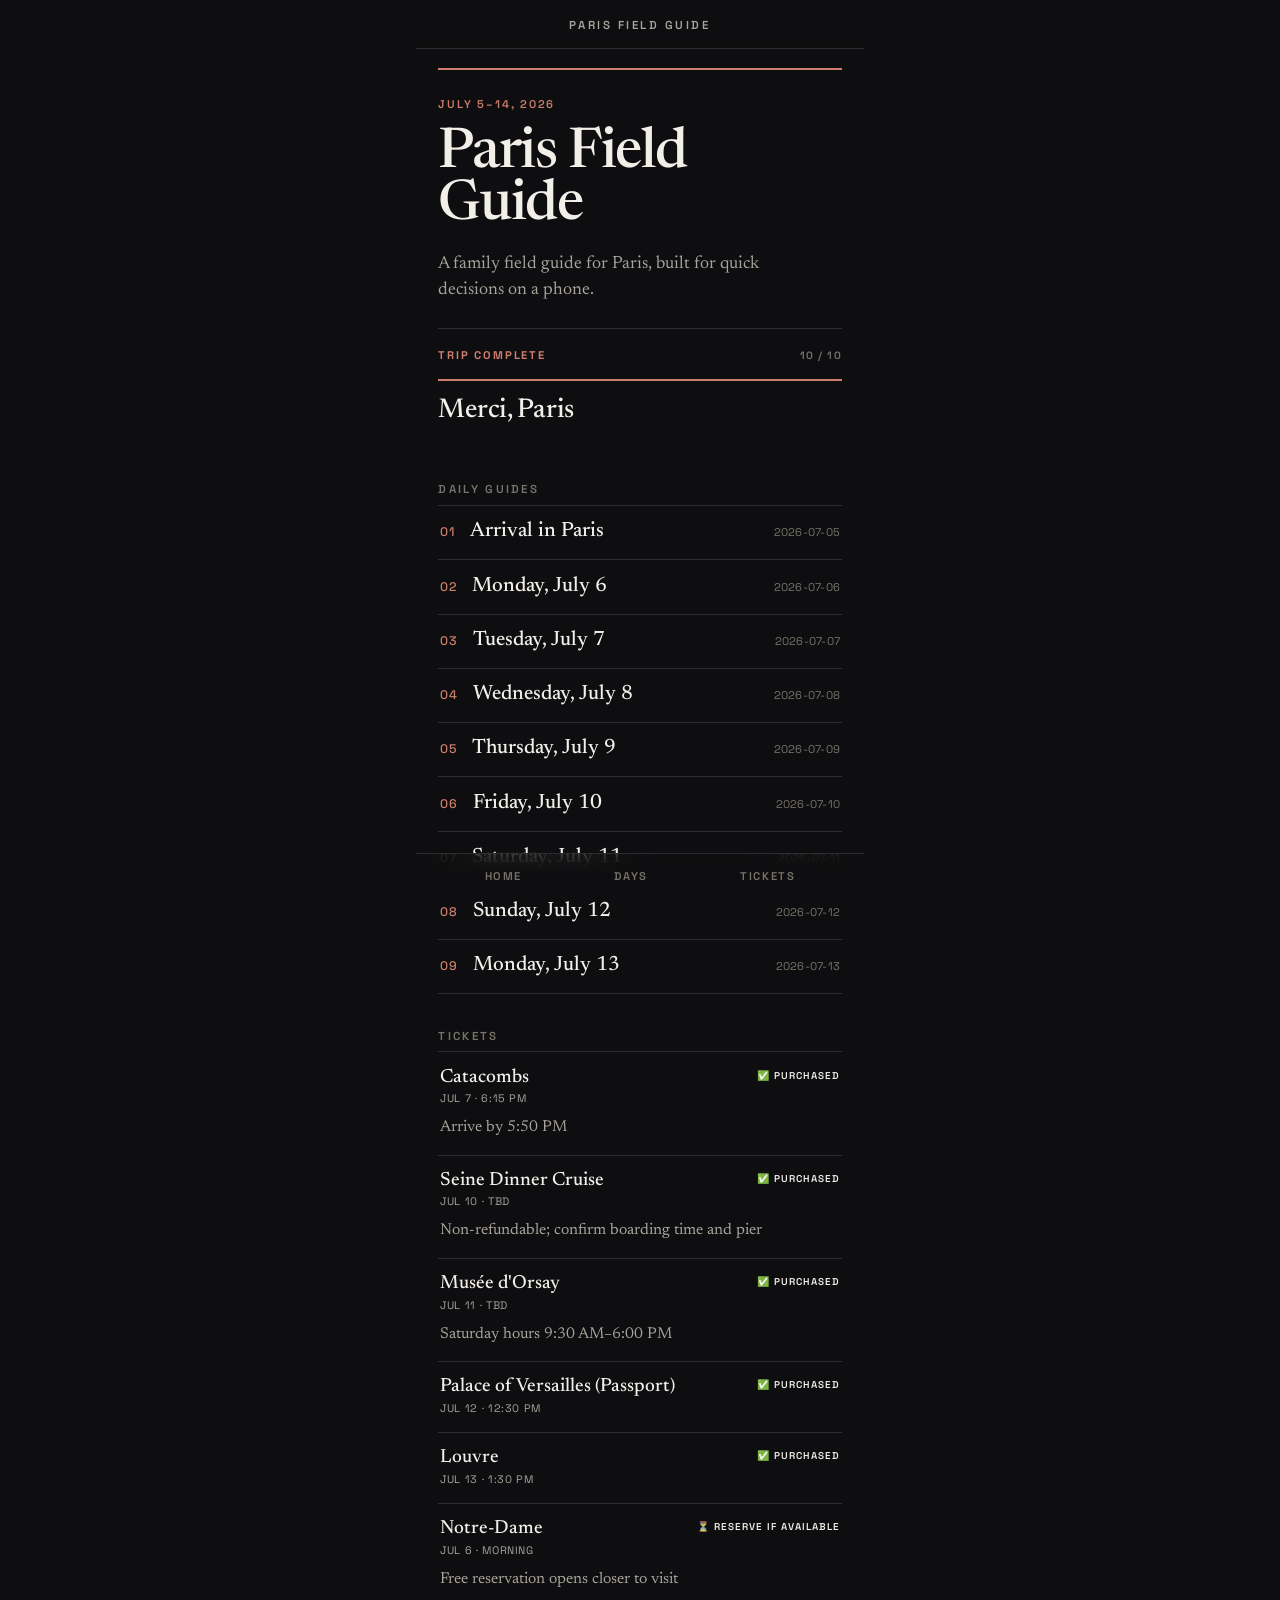
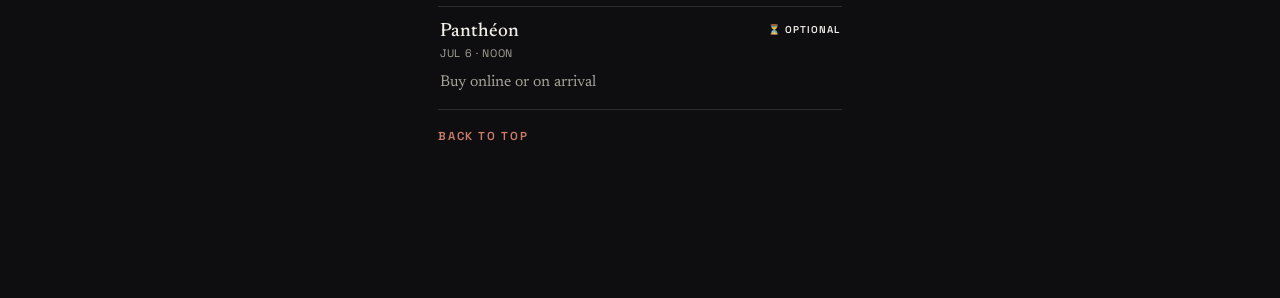
<file: docs/index.html>
<!doctype html>
<html lang="en">
  <head>
    <meta charset="utf-8">
    <meta name="viewport" content="width=device-width, initial-scale=1">
    <title>Paris Field Guide</title>
    <link rel="stylesheet" href="assets/css/style.css">
  </head>

  <body>
    <header class="site-header">
      <a class="brand" href="index.html">Paris Field Guide</a>
    </header>

    <main class="site-main">
<section id="top" class="home-hero">
  <p class="eyebrow">July 5–14, 2026</p>
  <h1>Paris Field Guide</h1>
  <p class="hero-copy">A family field guide for Paris, built for quick decisions on a phone.</p>
  <a class="trip-now" id="trip-now" href="days/2026-07-05.html">
    <div class="trip-now-head">
      <span class="trip-now-kicker" data-trip-kicker>Day 1 of 10</span>
      <span class="trip-now-count" data-trip-count>01 / 10</span>
    </div>
    <div class="trip-now-bar"><span data-trip-fill></span></div>
    <strong class="trip-now-title" data-trip-title>Arrival Day</strong>
    <span class="trip-now-cue" data-trip-cue>Open today&#39;s guide →</span>
  </a>
</section>

<section id="days" class="panel">
  <div class="section-heading">
    <h2>Daily Guides</h2>
  </div>
  <ol class="day-list">
    <li>
      <a class="day-link" href="days/2026-07-05.html">
        <span>2026-07-05</span>
        <strong>Arrival in Paris</strong>
      </a>
    </li>
    <li>
      <a class="day-link" href="days/2026-07-06.html">
        <span>2026-07-06</span>
        <strong>Monday, July 6</strong>
      </a>
    </li>
    <li>
      <a class="day-link" href="days/2026-07-07.html">
        <span>2026-07-07</span>
        <strong>Tuesday, July 7</strong>
      </a>
    </li>
    <li>
      <a class="day-link" href="days/2026-07-08.html">
        <span>2026-07-08</span>
        <strong>Wednesday, July 8</strong>
      </a>
    </li>
    <li>
      <a class="day-link" href="days/2026-07-09.html">
        <span>2026-07-09</span>
        <strong>Thursday, July 9</strong>
      </a>
    </li>
    <li>
      <a class="day-link" href="days/2026-07-10.html">
        <span>2026-07-10</span>
        <strong>Friday, July 10</strong>
      </a>
    </li>
    <li>
      <a class="day-link" href="days/2026-07-11.html">
        <span>2026-07-11</span>
        <strong>Saturday, July 11</strong>
      </a>
    </li>
    <li>
      <a class="day-link" href="days/2026-07-12.html">
        <span>2026-07-12</span>
        <strong>Sunday, July 12</strong>
      </a>
    </li>
    <li>
      <a class="day-link" href="days/2026-07-13.html">
        <span>2026-07-13</span>
        <strong>Monday, July 13</strong>
      </a>
    </li>
  </ol>
</section>

<section id="tickets" class="panel ticket-summary" aria-labelledby="ticket-summary-heading">
  <div class="section-heading">
    <h2 id="ticket-summary-heading">Tickets</h2>
  </div>
  <div class="ticket-list">
    <article class="ticket-card">
      <div>
        <h3>Catacombs</h3>
        <p>Jul 7 · 6:15 PM</p>
      </div>
      <strong>✅ Purchased</strong>
      <p class="ticket-note">Arrive by 5:50 PM</p>
    </article>
    <article class="ticket-card">
      <div>
        <h3>Seine Dinner Cruise</h3>
        <p>Jul 10 · TBD</p>
      </div>
      <strong>✅ Purchased</strong>
      <p class="ticket-note">Non-refundable; confirm boarding time and pier</p>
    </article>
    <article class="ticket-card">
      <div>
        <h3>Musée d&#39;Orsay</h3>
        <p>Jul 11 · TBD</p>
      </div>
      <strong>✅ Purchased</strong>
      <p class="ticket-note">Saturday hours 9:30 AM–6:00 PM</p>
    </article>
    <article class="ticket-card">
      <div>
        <h3>Palace of Versailles (Passport)</h3>
        <p>Jul 12 · 12:30 PM</p>
      </div>
      <strong>✅ Purchased</strong>
    </article>
    <article class="ticket-card">
      <div>
        <h3>Louvre</h3>
        <p>Jul 13 · 1:30 PM</p>
      </div>
      <strong>✅ Purchased</strong>
    </article>
    <article class="ticket-card">
      <div>
        <h3>Notre-Dame</h3>
        <p>Jul 6 · Morning</p>
      </div>
      <strong>⏳ Reserve if available</strong>
      <p class="ticket-note">Free reservation opens closer to visit</p>
    </article>
    <article class="ticket-card">
      <div>
        <h3>Panthéon</h3>
        <p>Jul 6 · Noon</p>
      </div>
      <strong>⏳ Optional</strong>
      <p class="ticket-note">Buy online or on arrival</p>
    </article>
  </div>
  <a class="text-link" href="#top">Back to top</a>
</section>

<script type="application/json" id="trip-days">
[
{"date": "2026-07-05", "title": "Arrival in Paris", "theme": "Arrival Day", "href": "days/2026-07-05.html"},
{"date": "2026-07-06", "title": "Monday, July 6", "theme": "Historic Paris", "href": "days/2026-07-06.html"},
{"date": "2026-07-07", "title": "Tuesday, July 7", "theme": "Left Bank \u0026 Catacombs", "href": "days/2026-07-07.html"},
{"date": "2026-07-08", "title": "Wednesday, July 8", "theme": "RAISE Summit", "href": "days/2026-07-08.html"},
{"date": "2026-07-09", "title": "Thursday, July 9", "theme": "RAISE Summit", "href": "days/2026-07-09.html"},
{"date": "2026-07-10", "title": "Friday, July 10", "theme": "Transition Day", "href": "days/2026-07-10.html"},
{"date": "2026-07-11", "title": "Saturday, July 11", "theme": "Museum Day", "href": "days/2026-07-11.html"},
{"date": "2026-07-12", "title": "Sunday, July 12", "theme": "Versailles", "href": "days/2026-07-12.html"},
{"date": "2026-07-13", "title": "Monday, July 13", "theme": "Final Day in Paris", "href": "days/2026-07-13.html"}
]
</script>
<script>
  (function () {
    var el = document.getElementById("trip-now");
    if (!el) return;
    var days;
    try { days = JSON.parse(document.getElementById("trip-days").textContent); }
    catch (e) { return; }
    if (!days || !days.length) return;

    var START = "2026-07-05";   // day 1 of the trip
    var TOTAL = 10;             // calendar days, including departure

    var start = new Date(START + "T00:00:00");
    var today = new Date(); today.setHours(0, 0, 0, 0);
    var idx = Math.round((today - start) / 86400000); // 0-based day index

    var kicker = el.querySelector("[data-trip-kicker]");
    var title = el.querySelector("[data-trip-title]");
    var cue = el.querySelector("[data-trip-cue]");
    var count = el.querySelector("[data-trip-count]");
    var fill = el.querySelector("[data-trip-fill]");
    var k, t, href, pct, cnt;

    function themeOf(i) { return (days[i] && days[i].theme) ? days[i].theme : (days[i] ? days[i].title : ""); }
    function pad(n) { return (n < 10 ? "0" : "") + n; }

    if (idx < 0) {                         // before the trip
      var away = -idx;
      k = away === 1 ? "Starts tomorrow" : "Starts in " + away + " days";
      t = themeOf(0); href = days[0].href;
      pct = 0; cnt = "00 / " + TOTAL;
      if (cue) cue.textContent = "Preview day 1 \u2192";
    } else if (idx >= TOTAL) {             // after the trip
      k = "Trip complete";
      t = "Merci, Paris"; href = null;
      pct = 100; cnt = TOTAL + " / " + TOTAL;
      if (cue) cue.style.display = "none";
    } else {                               // during the trip
      var wd = today.toLocaleDateString("en-GB", { weekday: "long" });
      k = "Today \u00b7 " + wd;
      if (idx < days.length) { t = themeOf(idx); href = days[idx].href; }
      else { t = "Departure \u2014 heading home"; href = null; }
      pct = Math.round(((idx + 1) / TOTAL) * 100);
      cnt = pad(idx + 1) + " / " + TOTAL;
      if (cue && href) cue.textContent = "Open today\u2019s guide \u2192";
      else if (cue) cue.style.display = "none";
    }

    if (kicker) kicker.textContent = k;
    if (title) title.textContent = t;
    if (count) count.textContent = cnt;
    if (fill) fill.style.width = pct + "%";
    if (href) { el.setAttribute("href", href); }
    else { el.removeAttribute("href"); el.style.cursor = "default"; }
  })();
</script>
    </main>

    <nav class="bottom-nav" aria-label="Bottom navigation">
      <a href="index.html"
>
        <span>Home</span>
      </a>

      <a href="index.html#days"
>
        <span>Days</span>
      </a>

      <a href="index.html#tickets"
>
        <span>Tickets</span>
      </a>
    </nav>
  </body>
</html>
</file>
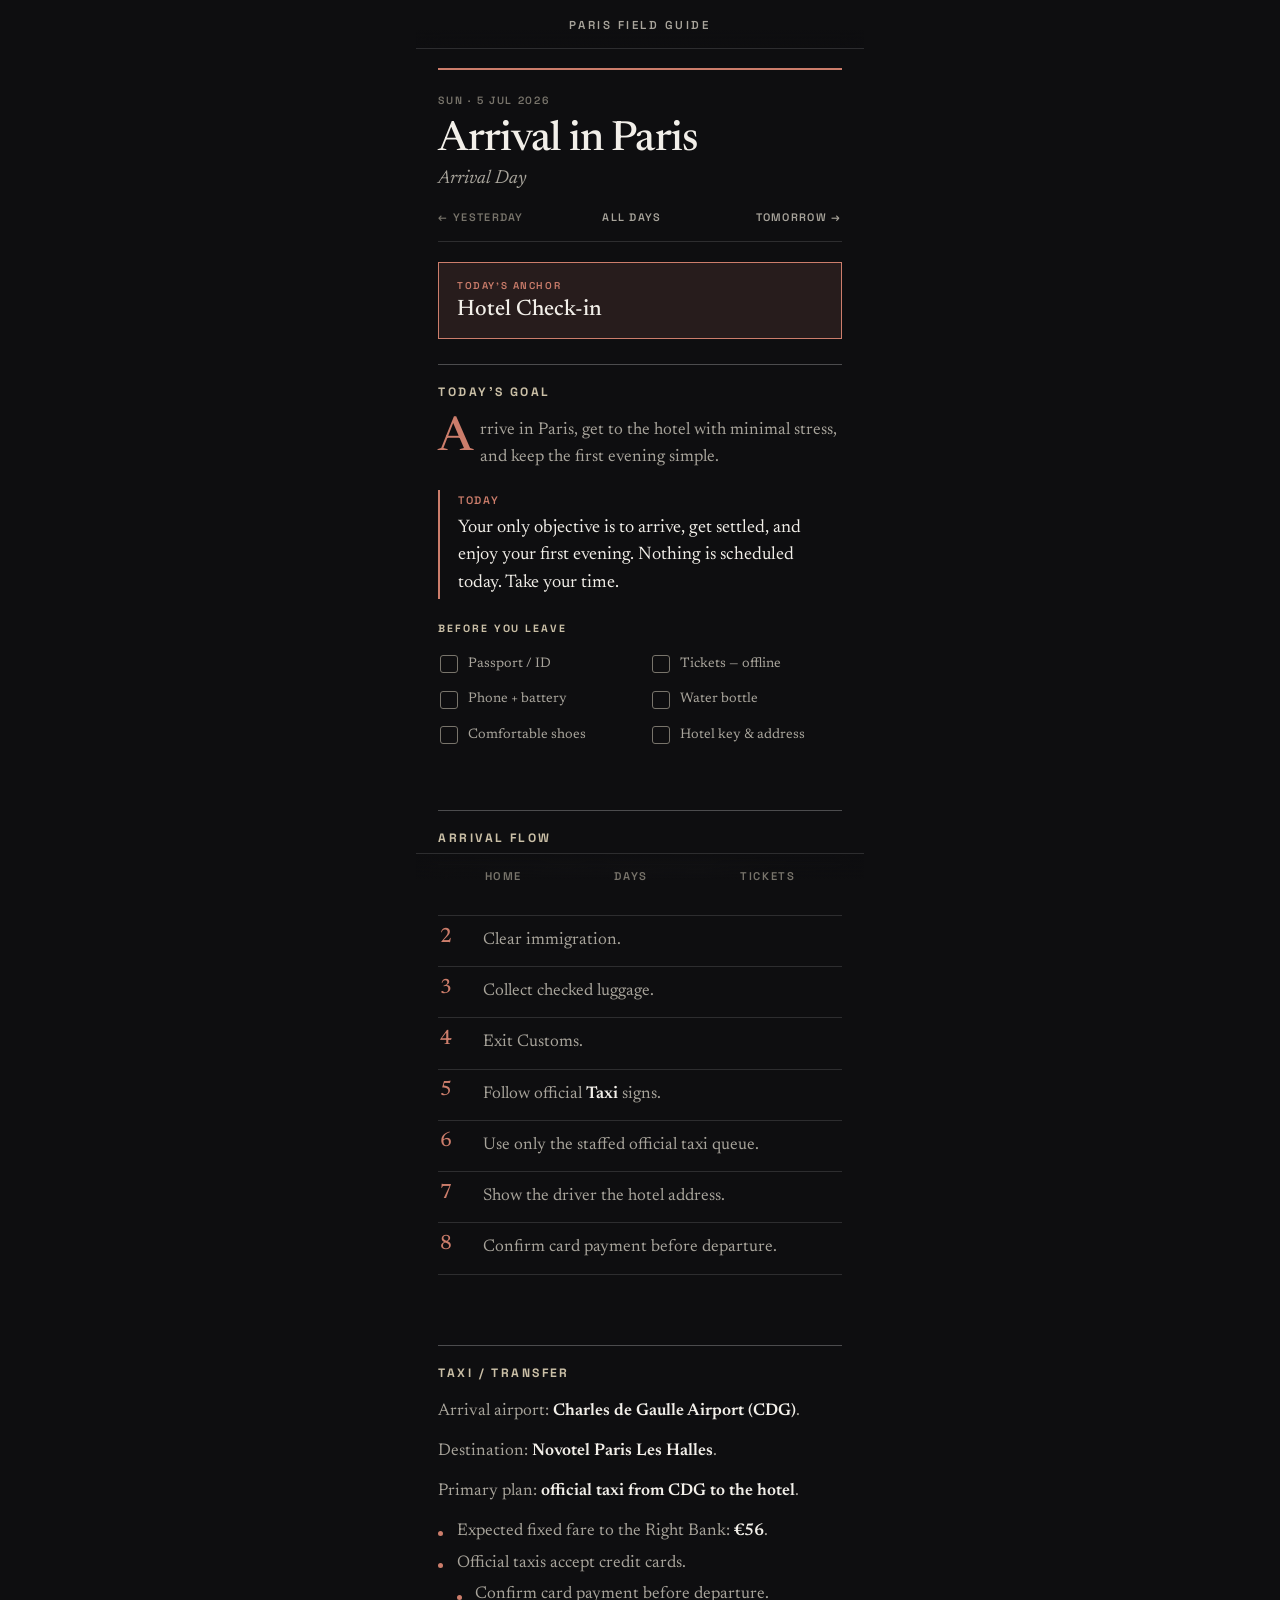
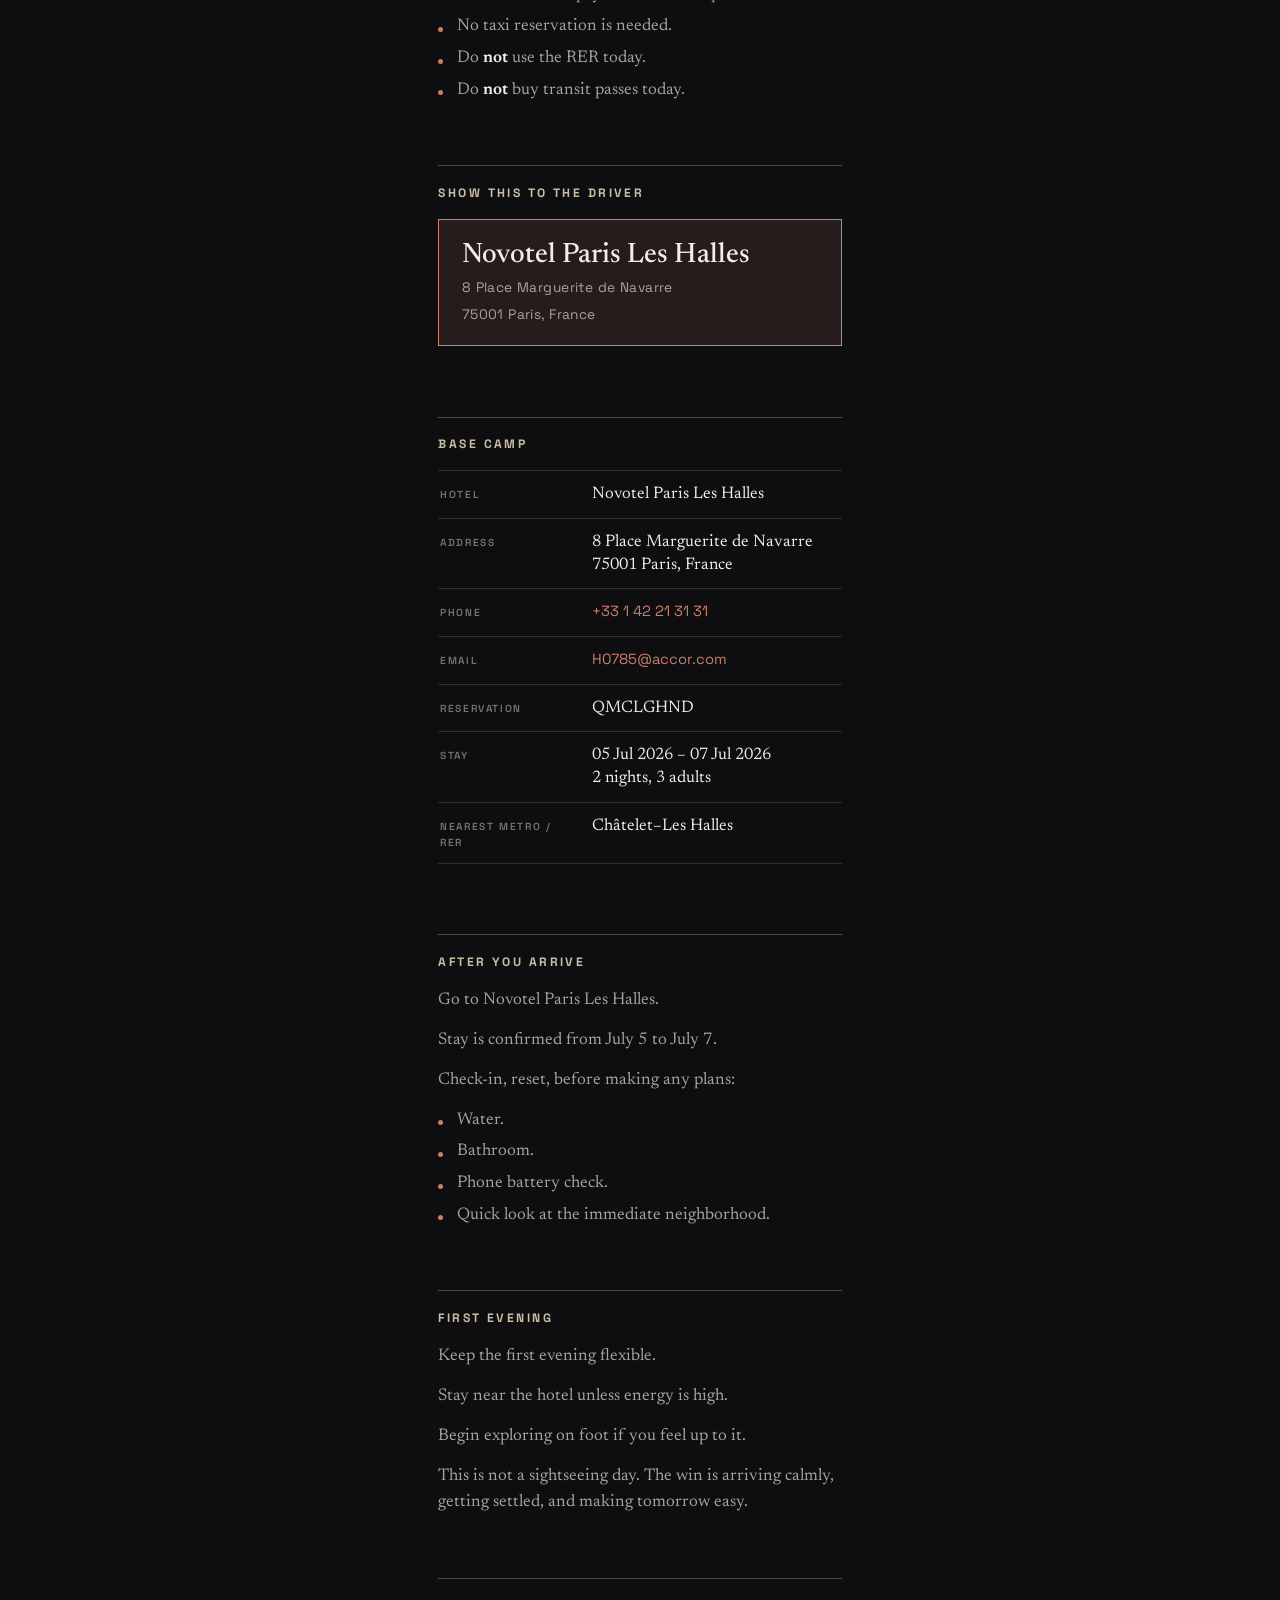
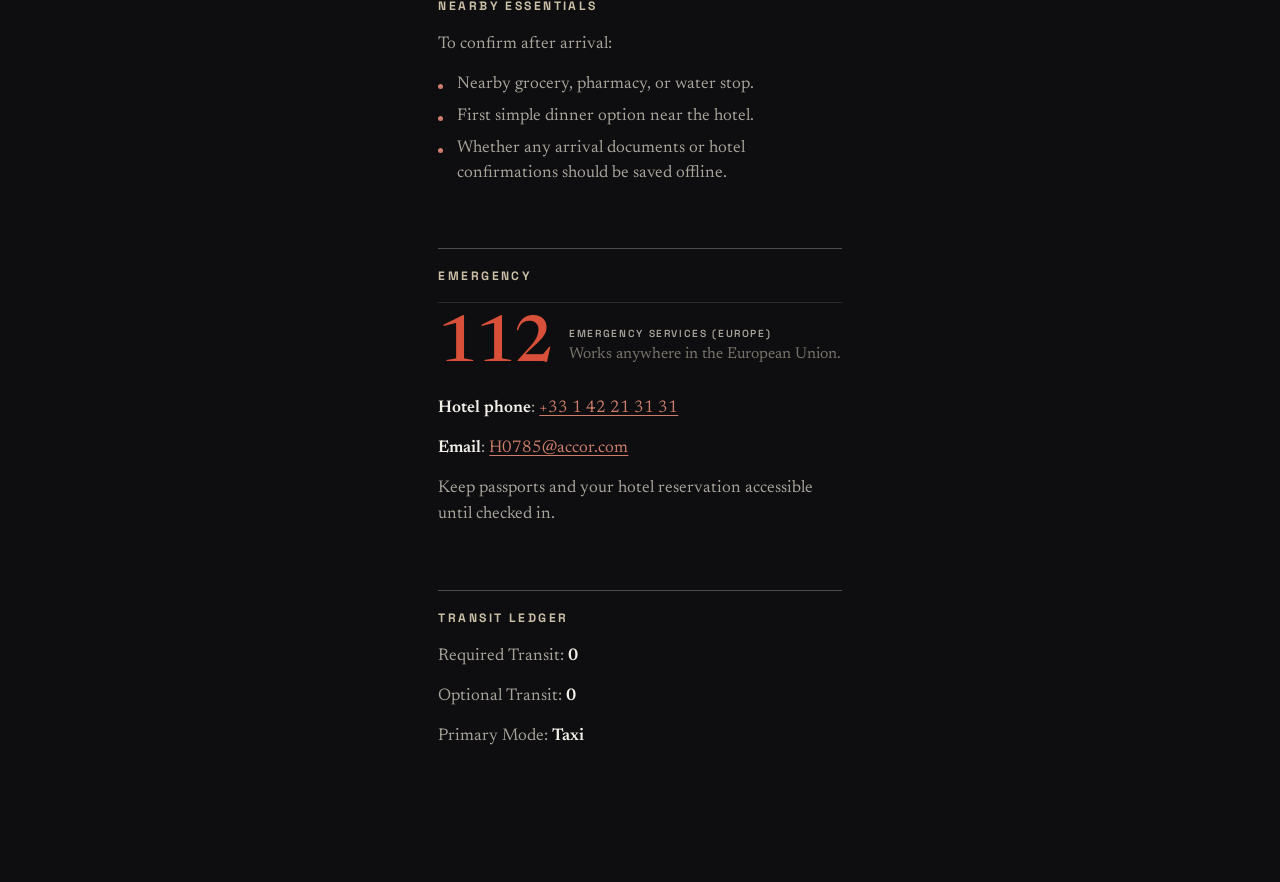
<file: docs/days/2026-07-05.html>
<!doctype html>
<html lang="en">
  <head>
    <meta charset="utf-8">
    <meta name="viewport" content="width=device-width, initial-scale=1">
    <title>Arrival in Paris | Paris Field Guide</title>
    <link rel="stylesheet" href="../assets/css/style.css">
  </head>

  <body>
    <header class="site-header">
      <a class="brand" href="../index.html">Paris Field Guide</a>
    </header>

    <main class="site-main">
<article id="top" class="page" data-day-date="2026-07-05">
  <header class="page-header">
    <p class="page-date" data-page-date="2026-07-05">2026-07-05</p>
    <h1>Arrival in Paris</h1>
    <p class="page-subtitle">Arrival Day</p>
  </header>

  <nav class="day-nav" aria-label="Day navigation">
    <span>← Yesterday</span>
    <a href="../index.html#days">All Days</a>
    <a href="2026-07-06.html">Tomorrow →</a>
  </nav>

  <div class="day-anchor">
    <span class="day-anchor-label">Today's Anchor</span>
    <strong class="day-anchor-value">Hotel Check-in</strong>
  </div>

  <section class="day-checklist" aria-label="Before you leave">
    <p class="day-checklist-label">Before You Leave</p>
    <ul>
      <li>Passport / ID</li>
      <li>Tickets &mdash; offline</li>
      <li>Phone + battery</li>
      <li>Water bottle</li>
      <li>Comfortable shoes</li>
      <li>Hotel key &amp; address</li>
    </ul>
  </section>

  <div class="markdown-body"><h2>Today's Goal</h2>
<p>Arrive in Paris, get to the hotel with minimal stress, and keep the first evening simple.</p>
<div class="today-callout">
  <strong>Today</strong>
  <span>Your only objective is to arrive, get settled, and enjoy your first evening. Nothing is scheduled today. Take your time.</span>
</div>
<hr />
<h2>Arrival Flow</h2>
<div class="arrival-flow">
  <ol>
    <li>Follow <strong>Arrivées / Baggage Claim</strong> signs.</li>
    <li>Clear immigration.</li>
    <li>Collect checked luggage.</li>
    <li>Exit Customs.</li>
    <li>Follow official <strong>Taxi</strong> signs.</li>
    <li>Use only the staffed official taxi queue.</li>
    <li>Show the driver the hotel address.</li>
    <li>Confirm card payment before departure.</li>
  </ol>
</div>
<hr />
<h2>Taxi / Transfer</h2>
<p>Arrival airport: <strong>Charles de Gaulle Airport (CDG)</strong>.</p>
<p>Destination: <strong>Novotel Paris Les Halles</strong>.</p>
<p>Primary plan: <strong>official taxi from CDG to the hotel</strong>.</p>
<ul>
<li>Expected fixed fare to the Right Bank: <strong>€56</strong>.</li>
<li>Official taxis accept credit cards.
<ul>
<li>Confirm card payment before departure.</li>
</ul>
</li>
<li>No taxi reservation is needed.</li>
<li>Do <strong>not</strong> use the RER today.</li>
<li>Do <strong>not</strong> buy transit passes today.</li>
</ul>
<hr />
<h2>Show This to the Driver</h2>
<div class="driver-card">
  <strong>Novotel Paris Les Halles</strong>
  <span>8 Place Marguerite de Navarre</span>
  <span>75001 Paris, France</span>
</div>
<hr />
<h2>Base Camp</h2>
<div class="base-camp-card">
  <div class="kv-row">
    <span class="kv-key">Hotel</span>
    <span class="kv-value">Novotel Paris Les Halles</span>
  </div>
  <div class="kv-row">
    <span class="kv-key">Address</span>
    <span class="kv-value">8 Place Marguerite de Navarre<br>75001 Paris, France</span>
  </div>
  <div class="kv-row">
    <span class="kv-key">Phone</span>
    <span class="kv-value"><a href="tel:+33142213131">+33 1 42 21 31 31</a></span>
  </div>
  <div class="kv-row">
    <span class="kv-key">Email</span>
    <span class="kv-value"><a href="mailto:H0785@accor.com">H0785@accor.com</a></span>
  </div>
  <div class="kv-row">
    <span class="kv-key">Reservation</span>
    <span class="kv-value">QMCLGHND</span>
  </div>
  <div class="kv-row">
    <span class="kv-key">Stay</span>
    <span class="kv-value">05 Jul 2026 – 07 Jul 2026<br>2 nights, 3 adults</span>
  </div>
  <div class="kv-row">
    <span class="kv-key">Nearest Metro / RER</span>
    <span class="kv-value">Châtelet–Les Halles</span>
  </div>
</div>
<hr />
<h2>After You Arrive</h2>
<p>Go to Novotel Paris Les Halles.</p>
<p>Stay is confirmed from July 5 to July 7.</p>
<p>Check-in, reset,  before making any plans:</p>
<ul>
<li>Water.</li>
<li>Bathroom.</li>
<li>Phone battery check.</li>
<li>Quick look at the immediate neighborhood.</li>
</ul>
<hr />
<h2>First evening</h2>
<p>Keep the first evening flexible.</p>
<p>Stay near the hotel unless energy is high.</p>
<p>Begin exploring on foot if you feel up to it.</p>
<p>This is not a sightseeing day. The win is arriving calmly, getting settled, and making tomorrow easy.</p>
<hr />
<h2>Nearby Essentials</h2>
<p>To confirm after arrival:</p>
<ul>
<li>Nearby grocery, pharmacy, or water stop.</li>
<li>First simple dinner option near the hotel.</li>
<li>Whether any arrival documents or hotel confirmations should be saved offline.</li>
</ul>
<hr />
<p><span id="emergency"></span></p>
<h2>Emergency</h2>
<div class="emergency-card">
  <span class="emergency-label">Emergency Services (Europe)</span>
  <strong>112</strong>
  <span class="emergency-note">Works anywhere in the European Union.</span>
</div>
<p><strong>Hotel phone</strong>: <a href="tel:+33142213131">+33 1 42 21 31 31</a></p>
<p><strong>Email</strong>: <a href="mailto:H0785@accor.com">H0785@accor.com</a></p>
<p>Keep passports and your hotel reservation accessible until checked in.</p>
<hr />
<h2>Transit Ledger</h2>
<p>Required Transit: <strong>0</strong></p>
<p>Optional Transit: <strong>0</strong></p>
<p>Primary Mode: <strong>Taxi</strong></p>
<hr />
</div>
</article>
<script>
  // Dateline — format, or drop when the title already spells out the date
  (function () {
    var el = document.querySelector(".page-date[data-page-date]");
    if (!el) return;
    var d = new Date(el.getAttribute("data-page-date") + "T00:00:00");
    if (isNaN(d.getTime())) return;
    var title = (document.querySelector(".page-header h1") || {}).textContent || "";
    var mLong = d.toLocaleDateString("en-GB", { month: "long" });
    var wLong = d.toLocaleDateString("en-GB", { weekday: "long" });
    if (title.indexOf(wLong) !== -1 ||
        (title.indexOf(mLong) !== -1 && new RegExp("\\b" + d.getDate() + "\\b").test(title))) {
      el.remove();
      return;
    }
    var wd = d.toLocaleDateString("en-GB", { weekday: "short" });
    var mo = d.toLocaleDateString("en-GB", { month: "short" });
    el.textContent = wd + " \u00b7 " + d.getDate() + " " + mo + " " + d.getFullYear();
  })();

  // Consolidate: drop the redundant in-body "Before Leaving the Hotel" section
  // and move the standard checklist to sit under "Today's Goal".
  (function () {
    var md = document.querySelector(".markdown-body");
    var cl = document.querySelector(".day-checklist");
    if (!md) return;
    md.querySelectorAll("h2").forEach(function (h) {
      if (h.textContent.trim().toLowerCase() !== "before leaving the hotel") return;
      var n = h.nextElementSibling;
      var kill = [h];
      while (n && n.tagName !== "UL") { kill.push(n); n = n.nextElementSibling; }
      if (n) {
        kill.push(n);
        if (n.nextElementSibling && n.nextElementSibling.tagName === "HR") kill.push(n.nextElementSibling);
      }
      kill.forEach(function (x) { x.remove(); });
    });
    if (cl) {
      var firstHr = md.querySelector("hr");
      if (firstHr) md.insertBefore(cl, firstHr);
      else md.insertBefore(cl, md.firstChild);
    }
  })();

  // "Before You Leave" — tappable, remembered per day
  (function () {
    var list = document.querySelector(".day-checklist ul");
    var art = document.querySelector("[data-day-date]");
    if (!list || !art) return;
    var key = "checklist:" + art.getAttribute("data-day-date");
    var saved = {};
    try { saved = JSON.parse(localStorage.getItem(key) || "{}"); } catch (e) {}
    list.querySelectorAll("li").forEach(function (li, i) {
      if (saved[i]) li.classList.add("checked");
      li.setAttribute("role", "button");
      li.setAttribute("tabindex", "0");
      function toggle() {
        li.classList.toggle("checked");
        saved[i] = li.classList.contains("checked");
        try { localStorage.setItem(key, JSON.stringify(saved)); } catch (e) {}
      }
      li.addEventListener("click", toggle);
      li.addEventListener("keydown", function (e) {
        if (e.key === "Enter" || e.key === " ") { e.preventDefault(); toggle(); }
      });
    });
  })();
</script>
    </main>

    <nav class="bottom-nav" aria-label="Bottom navigation">
      <a href="../index.html"
>
        <span>Home</span>
      </a>

      <a href="../index.html#days"
>
        <span>Days</span>
      </a>

      <a href="../index.html#tickets"
>
        <span>Tickets</span>
      </a>
    </nav>
  </body>
</html>
</file>
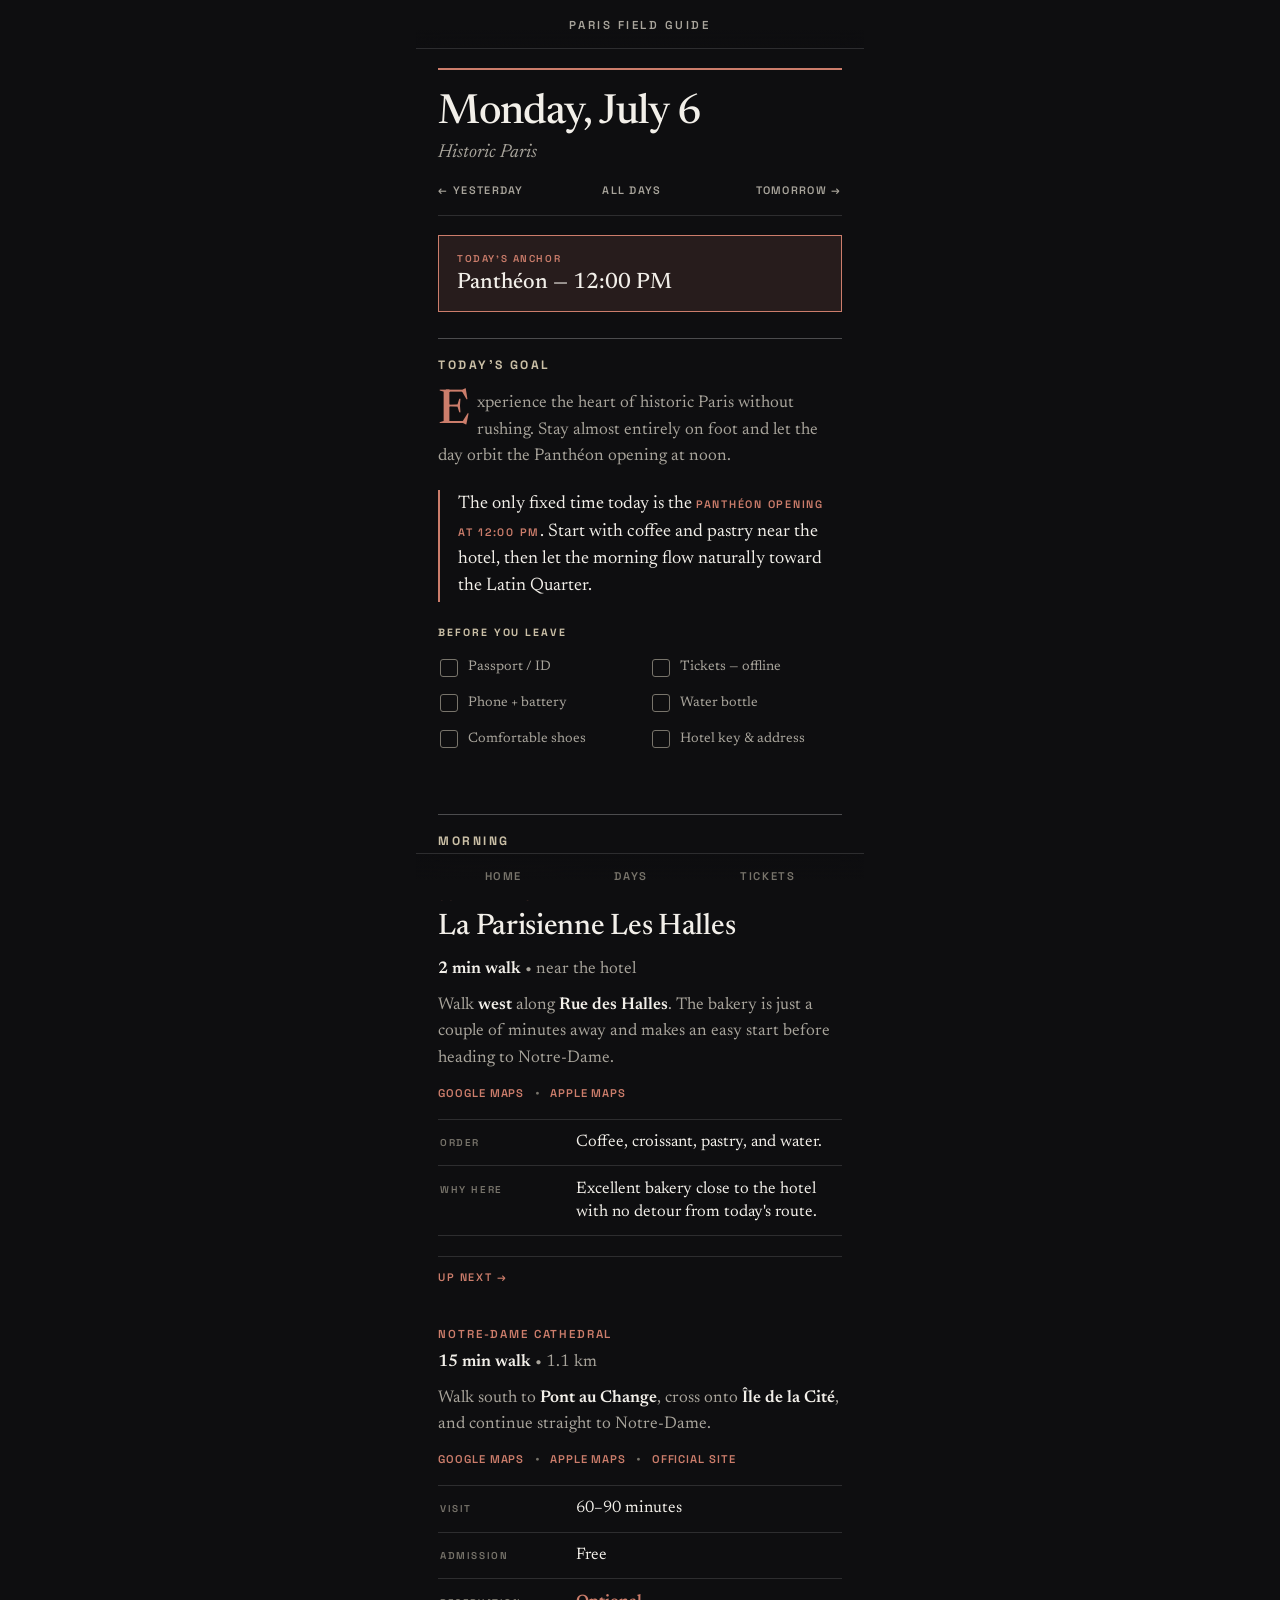
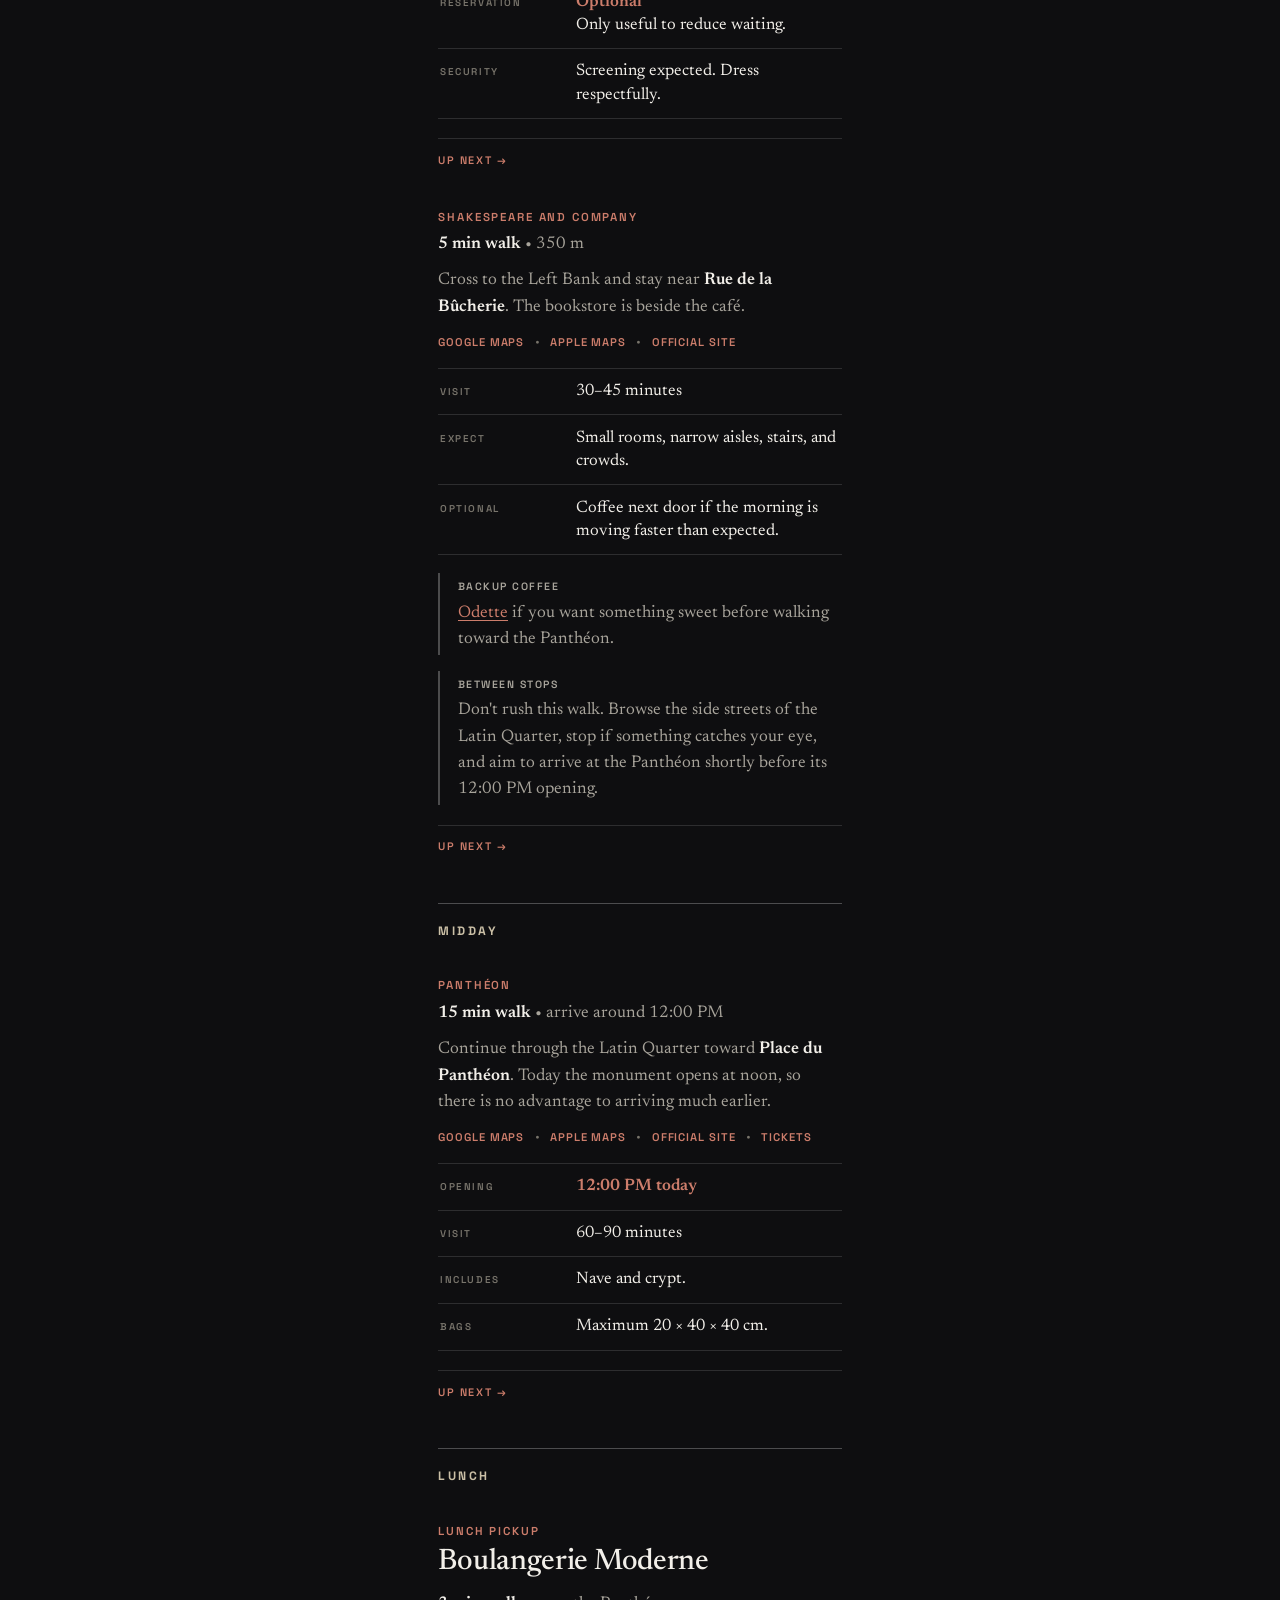
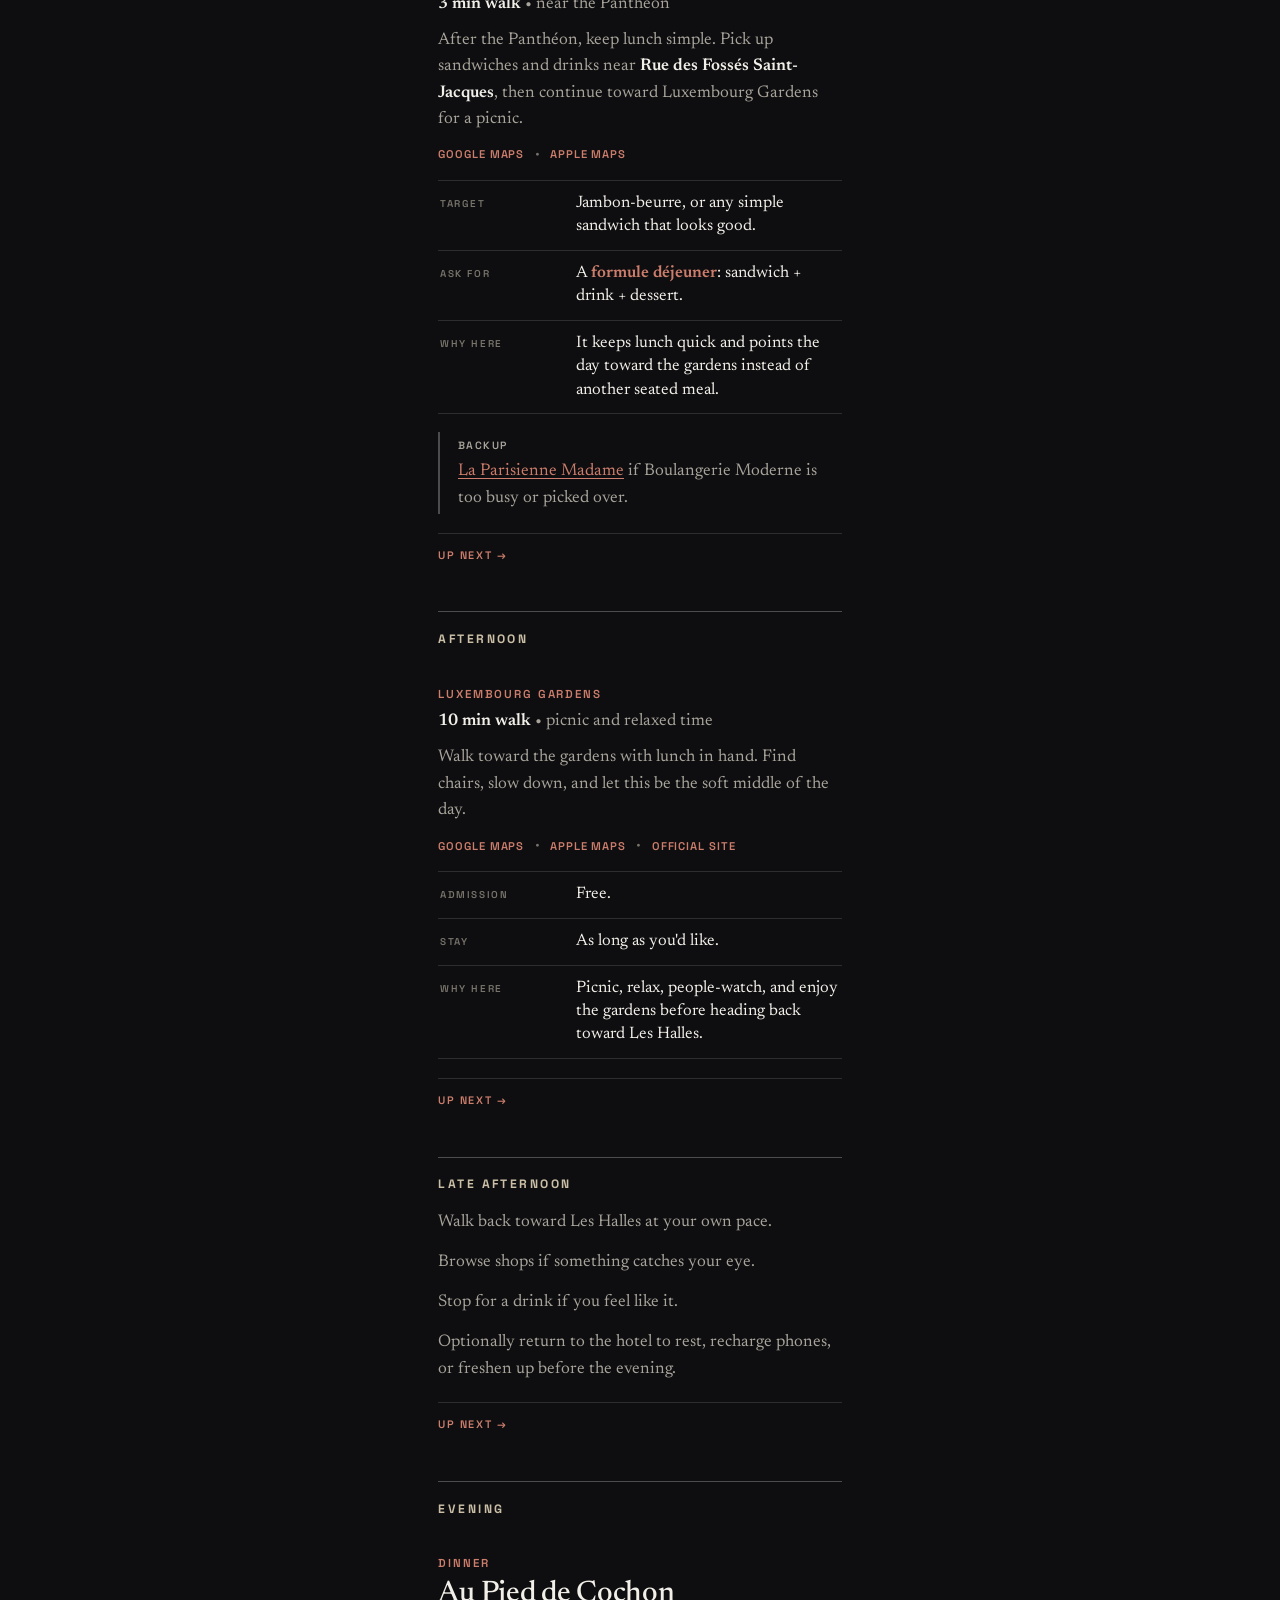
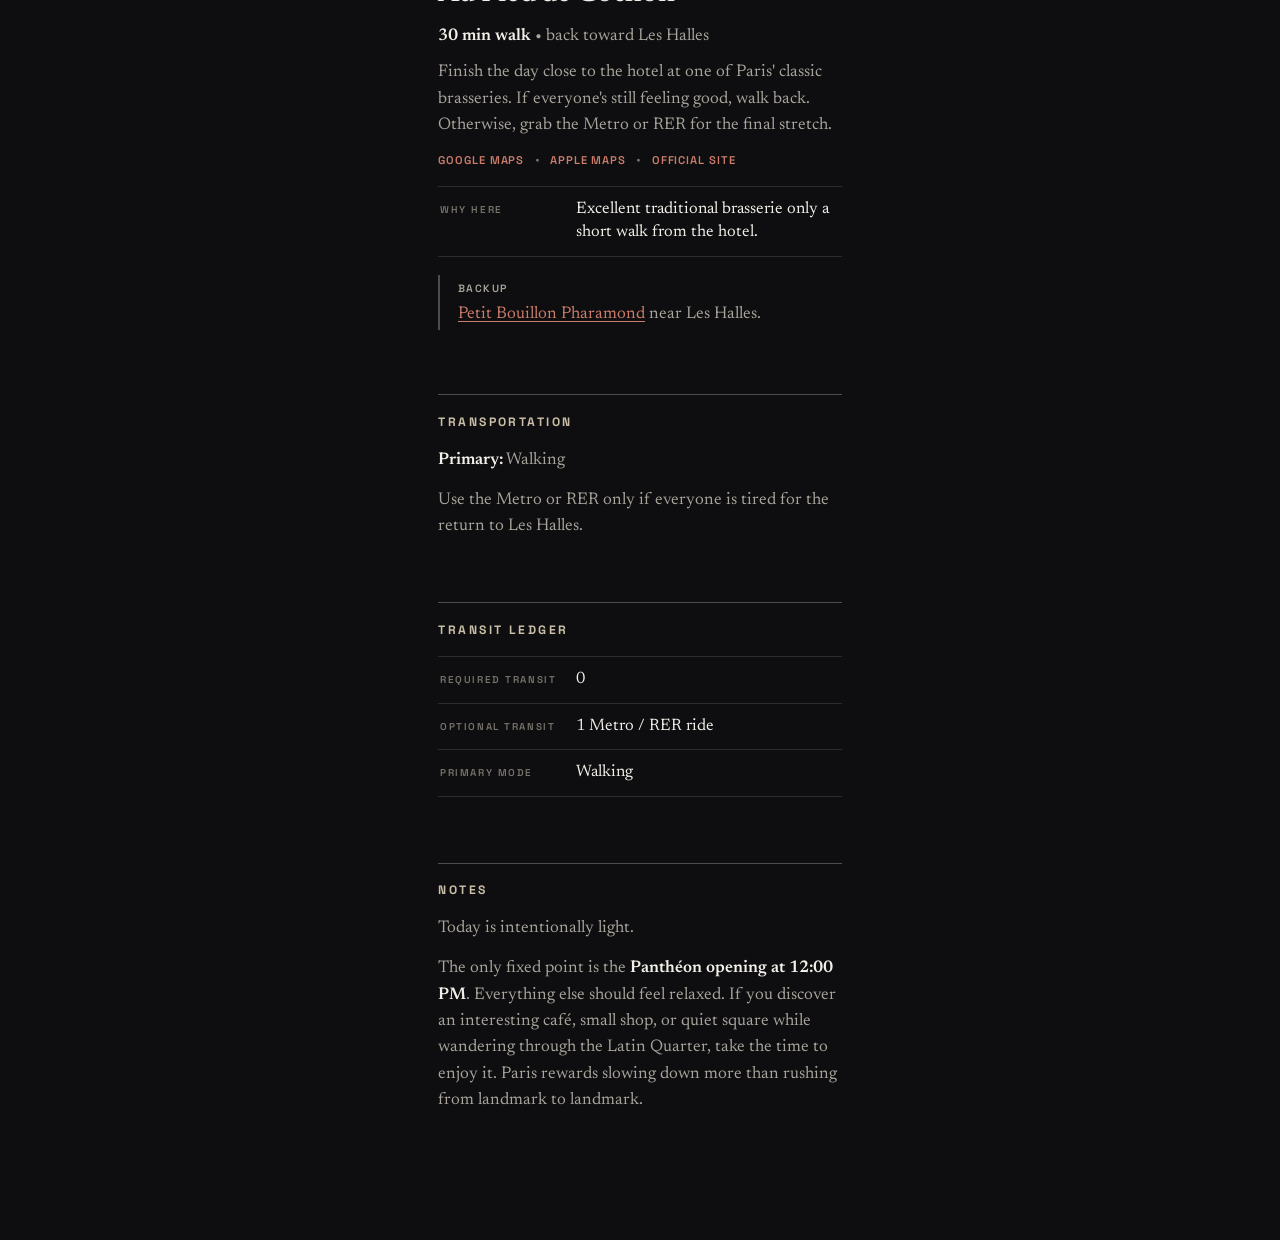
<file: docs/days/2026-07-06.html>
<!doctype html>
<html lang="en">
  <head>
    <meta charset="utf-8">
    <meta name="viewport" content="width=device-width, initial-scale=1">
    <title>Monday, July 6 | Paris Field Guide</title>
    <link rel="stylesheet" href="../assets/css/style.css">
  </head>

  <body>
    <header class="site-header">
      <a class="brand" href="../index.html">Paris Field Guide</a>
    </header>

    <main class="site-main">
<article id="top" class="page" data-day-date="2026-07-06">
  <header class="page-header">
    <p class="page-date" data-page-date="2026-07-06">2026-07-06</p>
    <h1>Monday, July 6</h1>
    <p class="page-subtitle">Historic Paris</p>
  </header>

  <nav class="day-nav" aria-label="Day navigation">
    <a href="2026-07-05.html">← Yesterday</a>
    <a href="../index.html#days">All Days</a>
    <a href="2026-07-07.html">Tomorrow →</a>
  </nav>

  <div class="day-anchor">
    <span class="day-anchor-label">Today's Anchor</span>
    <strong class="day-anchor-value">Panthéon — 12:00 PM</strong>
  </div>

  <section class="day-checklist" aria-label="Before you leave">
    <p class="day-checklist-label">Before You Leave</p>
    <ul>
      <li>Passport / ID</li>
      <li>Tickets &mdash; offline</li>
      <li>Phone + battery</li>
      <li>Water bottle</li>
      <li>Comfortable shoes</li>
      <li>Hotel key &amp; address</li>
    </ul>
  </section>

  <div class="markdown-body"><h2>Today's Goal</h2>
<p>Experience the heart of historic Paris without rushing. Stay almost entirely on foot and let the day orbit the Panthéon opening at noon.</p>
<div class="today-callout">
  <span>The only fixed time today is the <strong>Panthéon opening at 12:00 PM</strong>. Start with coffee and pastry near the hotel, then let the morning flow naturally toward the Latin Quarter.</span>
</div>
<hr />
<h2>Before Leaving the Hotel</h2>
<ul>
<li>Wear comfortable walking shoes.</li>
<li>Dress appropriately for entering churches.</li>
<li>Check for a free Notre-Dame reservation.</li>
<li>Carry water.</li>
<li>Charge phones.</li>
<li>Bring a power bank if convenient.</li>
</ul>
<hr />
<h2>Morning</h2>
<h3>Coffee &amp; Pastry</h3>
<h4><a href="https://maps.apple.com/?daddr=La%20Parisienne%2021%20Rue%20des%20Halles%2075001%20Paris&amp;dirflg=w">La Parisienne Les Halles</a></h4>
<div class="field-stop">
<p><strong>2 min walk</strong> • near the hotel</p>
<p>Walk <strong>west</strong> along <strong>Rue des Halles</strong>. The bakery is just a couple of minutes away and makes an easy start before heading to Notre-Dame.</p>
</div>
<div class="field-nav">
<p><a href="https://www.google.com/maps/dir/?api=1&amp;origin=Novotel+Paris+Les+Halles&amp;destination=La+Parisienne+21+Rue+des+Halles+75001+Paris&amp;travelmode=walking">Google Maps</a>
•
<a href="https://maps.apple.com/?daddr=La%20Parisienne%2021%20Rue%20des%20Halles%2075001%20Paris&amp;dirflg=w">Apple Maps</a></p>
</div>
<div class="field-facts">
<div>
<dt>Order</dt>
<dd>Coffee, croissant, pastry, and water.</dd>
</div>
<div>
<dt>Why Here</dt>
<dd>Excellent bakery close to the hotel with no detour from today's route.</dd>
</div>
</div>
<div class="field-next">
  <p>Up Next →</p>
</div>
<h3>Notre-Dame Cathedral</h3>
<div class="field-stop">
<p><strong>15 min walk</strong> • 1.1 km</p>
<p>Walk south to <strong>Pont au Change</strong>, cross onto <strong>Île de la Cité</strong>, and continue straight to Notre-Dame.</p>
</div>
<div class="field-nav">
<p><a href="https://www.google.com/maps/dir/?api=1&amp;origin=La+Parisienne+21+Rue+des+Halles+75001+Paris&amp;destination=Notre-Dame+de+Paris&amp;travelmode=walking">Google Maps</a>
•
<a href="https://maps.apple.com/?saddr=La%20Parisienne%2021%20Rue%20des%20Halles%2075001%20Paris&amp;daddr=Notre-Dame%20de%20Paris&amp;dirflg=w">Apple Maps</a>
•
<a href="https://www.notredamedeparis.fr/en/" target="_blank" rel="noopener noreferrer">Official Site</a></p>
</div>
<div class="field-facts">
<div>
<dt>Visit</dt>
<dd>60–90 minutes</dd>
</div>
<div>
<dt>Admission</dt>
<dd>Free</dd>
</div>
<div>
<dt>Reservation</dt>
<dd><strong>Optional</strong><br>Only useful to reduce waiting.</dd>
</div>
<div>
<dt>Security</dt>
<dd>Screening expected. Dress respectfully.</dd>
</div>
</div>
<div class="field-next">
  <p>Up Next →</p>
</div>
<h3>Shakespeare and Company</h3>
<div class="field-stop">
<p><strong>5 min walk</strong> • 350 m</p>
<p>Cross to the Left Bank and stay near <strong>Rue de la Bûcherie</strong>. The bookstore is beside the café.</p>
</div>
<div class="field-nav">
<p><a href="https://www.google.com/maps/dir/?api=1&amp;origin=Notre-Dame+de+Paris&amp;destination=Shakespeare+and+Company+Paris&amp;travelmode=walking">Google Maps</a>
•
<a href="https://maps.apple.com/?daddr=Shakespeare%20and%20Company%20Paris&amp;dirflg=w">Apple Maps</a>
•
<a href="https://www.shakespeareandcompany.com/" target="_blank" rel="noopener noreferrer">Official Site</a></p>
</div>
<div class="field-facts">
<div>
<dt>Visit</dt>
<dd>30–45 minutes</dd>
</div>
<div>
<dt>Expect</dt>
<dd>Small rooms, narrow aisles, stairs, and crowds.</dd>
</div>
<div>
<dt>Optional</dt>
<dd>Coffee next door if the morning is moving faster than expected.</dd>
</div>
</div>
<div class="field-notes">
<p><strong>Backup Coffee</strong></p>
<p><a href="https://www.google.com/maps/dir/?api=1&destination=Odette+Paris+rue+Galande&travelmode=walking">Odette</a> if you want something sweet before walking toward the Panthéon.</p>
</div>
<div class="field-notes">
<p><strong>Between Stops</strong></p>
<p>Don't rush this walk. Browse the side streets of the Latin Quarter, stop if something catches your eye, and aim to arrive at the Panthéon shortly before its 12:00 PM opening.</p>
</div>
<div class="field-next">
  <p>Up Next →</p>
</div>
<h2>Midday</h2>
<h3>Panthéon</h3>
<div class="field-stop">
<p><strong>15 min walk</strong> • arrive around 12:00 PM</p>
<p>Continue through the Latin Quarter toward <strong>Place du Panthéon</strong>. Today the monument opens at noon, so there is no advantage to arriving much earlier.</p>
</div>
<div class="field-nav">
<p><a href="https://www.google.com/maps/dir/?api=1&amp;origin=Shakespeare+and+Company+Paris&amp;destination=Panth%C3%A9on+Paris&amp;travelmode=walking">Google Maps</a>
•
<a href="https://maps.apple.com/?saddr=Shakespeare%20and%20Company%20Paris&amp;daddr=Panth%C3%A9on%20Paris&amp;dirflg=w">Apple Maps</a>
•
<a href="https://www.paris-pantheon.fr/en/" target="_blank" rel="noopener noreferrer">Official Site</a>
•
<a href="https://tickets.monuments-nationaux.fr/en-GB/families?site=2007056652440400272" target="_blank" rel="noopener noreferrer">Tickets</a></p>
</div>
<div class="field-facts">
<div>
<dt>Opening</dt>
<dd><strong>12:00 PM today</strong></dd>
</div>
<div>
<dt>Visit</dt>
<dd>60–90 minutes</dd>
</div>
<div>
<dt>Includes</dt>
<dd>Nave and crypt.</dd>
</div>
<div>
<dt>Bags</dt>
<dd>Maximum 20 × 40 × 40 cm.</dd>
</div>
</div>
<div class="field-next">
  <p>Up Next →</p>
</div>
<h2>Lunch</h2>
<h3>Lunch Pickup</h3>
<h4><a href="https://maps.apple.com/?daddr=Boulangerie%20Moderne%2016%20Rue%20des%20Foss%C3%A9s%20Saint-Jacques%20Paris&amp;dirflg=w">Boulangerie Moderne</a></h4>
<div class="field-stop">
<p><strong>3 min walk</strong> • near the Panthéon</p>
<p>After the Panthéon, keep lunch simple. Pick up sandwiches and drinks near <strong>Rue des Fossés Saint-Jacques</strong>, then continue toward Luxembourg Gardens for a picnic.</p>
</div>
<div class="field-nav">
<p><a href="https://www.google.com/maps/dir/?api=1&amp;origin=Panth%C3%A9on+Paris&amp;destination=Boulangerie+Moderne+16+Rue+des+Foss%C3%A9s+Saint-Jacques+Paris&amp;travelmode=walking">Google Maps</a>
•
<a href="https://maps.apple.com/?daddr=Boulangerie%20Moderne%2016%20Rue%20des%20Foss%C3%A9s%20Saint-Jacques%20Paris&amp;dirflg=w">Apple Maps</a></p>
</div>
<div class="field-facts">
<div>
<dt>Target</dt>
<dd>Jambon-beurre, or any simple sandwich that looks good.</dd>
</div>
<div>
<dt>Ask For</dt>
<dd>A <strong>formule déjeuner</strong>: sandwich + drink + dessert.</dd>
</div>
<div>
<dt>Why Here</dt>
<dd>It keeps lunch quick and points the day toward the gardens instead of another seated meal.</dd>
</div>
</div>
<div class="field-notes">
<p><strong>Backup</strong></p>
<p><a href="https://www.google.com/maps/dir/?api=1&destination=La+Parisienne+Madame+Paris&travelmode=walking">La Parisienne Madame</a> if Boulangerie Moderne is too busy or picked over.</p>
</div>
<div class="field-next">
  <p>Up Next →</p>
</div>
<h2>Afternoon</h2>
<h3>Luxembourg Gardens</h3>
<div class="field-stop">
<p><strong>10 min walk</strong> • picnic and relaxed time</p>
<p>Walk toward the gardens with lunch in hand. Find chairs, slow down, and let this be the soft middle of the day.</p>
</div>
<div class="field-nav">
<p><a href="https://www.google.com/maps/dir/?api=1&amp;origin=Boulangerie+Moderne+16+Rue+des+Foss%C3%A9s+Saint-Jacques+Paris&amp;destination=Jardin+du+Luxembourg&amp;travelmode=walking">Google Maps</a>
•
<a href="https://maps.apple.com/?saddr=Boulangerie%20Moderne%2016%20Rue%20des%20Foss%C3%A9s%20Saint-Jacques%20Paris&amp;daddr=Jardin%20du%20Luxembourg&amp;dirflg=w">Apple Maps</a>
•
<a href="https://jardin.senat.fr/en/" target="_blank" rel="noopener noreferrer">Official Site</a></p>
</div>
<div class="field-facts">
<div>
<dt>Admission</dt>
<dd>Free.</dd>
</div>
<div>
<dt>Stay</dt>
<dd>As long as you'd like.</dd>
</div>
<div>
<dt>Why Here</dt>
<dd>Picnic, relax, people-watch, and enjoy the gardens before heading back toward Les Halles.</dd>
</div>
</div>
<div class="field-next">
  <p>Up Next →</p>
</div>
<h2>Late Afternoon</h2>
<p>Walk back toward Les Halles at your own pace.</p>
<p>Browse shops if something catches your eye.</p>
<p>Stop for a drink if you feel like it.</p>
<p>Optionally return to the hotel to rest, recharge phones, or freshen up before the evening.</p>
<div class="field-next">
  <p>Up Next →</p>
</div>
<h2>Evening</h2>
<h3>Dinner</h3>
<h4><a href="https://maps.apple.com/?daddr=Au%20Pied%20de%20Cochon%20Paris&amp;dirflg=w">Au Pied de Cochon</a></h4>
<div class="field-stop">
<p><strong>30 min walk</strong> • back toward Les Halles</p>
<p>Finish the day close to the hotel at one of Paris' classic brasseries. If everyone's still feeling good, walk back. Otherwise, grab the Metro or RER for the final stretch.</p>
</div>
<div class="field-nav">
<p><a href="https://www.google.com/maps/dir/?api=1&amp;origin=Jardin+du+Luxembourg&amp;destination=Au+Pied+de+Cochon+6+rue+Coquilli%C3%A8re+Paris&amp;travelmode=walking">Google Maps</a>
•
<a href="https://maps.apple.com/?daddr=Au%20Pied%20de%20Cochon%20Paris&amp;dirflg=w">Apple Maps</a>
•
<a href="https://www.pieddecochon.com/en/" target="_blank" rel="noopener noreferrer">Official Site</a></p>
</div>
<div class="field-facts">
<div>
<dt>Why Here</dt>
<dd>Excellent traditional brasserie only a short walk from the hotel.</dd>
</div>
</div>
<div class="field-notes">
<p><strong>Backup</strong></p>
<p><a href="https://www.google.com/maps/dir/?api=1&destination=Petit+Bouillon+Pharamond+Paris&travelmode=walking">Petit Bouillon Pharamond</a> near Les Halles.</p>
</div>
<hr />
<h2>Transportation</h2>
<p><strong>Primary:</strong> Walking</p>
<p>Use the Metro or RER only if everyone is tired for the return to Les Halles.</p>
<hr />
<h2>Transit Ledger</h2>
<div class="field-facts">
<div>
<dt>Required Transit</dt>
<dd>0</dd>
</div>
<div>
<dt>Optional Transit</dt>
<dd>1 Metro / RER ride</dd>
</div>
<div>
<dt>Primary Mode</dt>
<dd>Walking</dd>
</div>
</div>
<hr />
<h2>Notes</h2>
<p>Today is intentionally light.</p>
<p>The only fixed point is the <strong>Panthéon opening at 12:00 PM</strong>. Everything else should feel relaxed. If you discover an interesting café, small shop, or quiet square while wandering through the Latin Quarter, take the time to enjoy it. Paris rewards slowing down more than rushing from landmark to landmark.</p>
</div>
</article>
<script>
  // Dateline — format, or drop when the title already spells out the date
  (function () {
    var el = document.querySelector(".page-date[data-page-date]");
    if (!el) return;
    var d = new Date(el.getAttribute("data-page-date") + "T00:00:00");
    if (isNaN(d.getTime())) return;
    var title = (document.querySelector(".page-header h1") || {}).textContent || "";
    var mLong = d.toLocaleDateString("en-GB", { month: "long" });
    var wLong = d.toLocaleDateString("en-GB", { weekday: "long" });
    if (title.indexOf(wLong) !== -1 ||
        (title.indexOf(mLong) !== -1 && new RegExp("\\b" + d.getDate() + "\\b").test(title))) {
      el.remove();
      return;
    }
    var wd = d.toLocaleDateString("en-GB", { weekday: "short" });
    var mo = d.toLocaleDateString("en-GB", { month: "short" });
    el.textContent = wd + " \u00b7 " + d.getDate() + " " + mo + " " + d.getFullYear();
  })();

  // Consolidate: drop the redundant in-body "Before Leaving the Hotel" section
  // and move the standard checklist to sit under "Today's Goal".
  (function () {
    var md = document.querySelector(".markdown-body");
    var cl = document.querySelector(".day-checklist");
    if (!md) return;
    md.querySelectorAll("h2").forEach(function (h) {
      if (h.textContent.trim().toLowerCase() !== "before leaving the hotel") return;
      var n = h.nextElementSibling;
      var kill = [h];
      while (n && n.tagName !== "UL") { kill.push(n); n = n.nextElementSibling; }
      if (n) {
        kill.push(n);
        if (n.nextElementSibling && n.nextElementSibling.tagName === "HR") kill.push(n.nextElementSibling);
      }
      kill.forEach(function (x) { x.remove(); });
    });
    if (cl) {
      var firstHr = md.querySelector("hr");
      if (firstHr) md.insertBefore(cl, firstHr);
      else md.insertBefore(cl, md.firstChild);
    }
  })();

  // "Before You Leave" — tappable, remembered per day
  (function () {
    var list = document.querySelector(".day-checklist ul");
    var art = document.querySelector("[data-day-date]");
    if (!list || !art) return;
    var key = "checklist:" + art.getAttribute("data-day-date");
    var saved = {};
    try { saved = JSON.parse(localStorage.getItem(key) || "{}"); } catch (e) {}
    list.querySelectorAll("li").forEach(function (li, i) {
      if (saved[i]) li.classList.add("checked");
      li.setAttribute("role", "button");
      li.setAttribute("tabindex", "0");
      function toggle() {
        li.classList.toggle("checked");
        saved[i] = li.classList.contains("checked");
        try { localStorage.setItem(key, JSON.stringify(saved)); } catch (e) {}
      }
      li.addEventListener("click", toggle);
      li.addEventListener("keydown", function (e) {
        if (e.key === "Enter" || e.key === " ") { e.preventDefault(); toggle(); }
      });
    });
  })();
</script>
    </main>

    <nav class="bottom-nav" aria-label="Bottom navigation">
      <a href="../index.html"
>
        <span>Home</span>
      </a>

      <a href="../index.html#days"
>
        <span>Days</span>
      </a>

      <a href="../index.html#tickets"
>
        <span>Tickets</span>
      </a>
    </nav>
  </body>
</html>
</file>
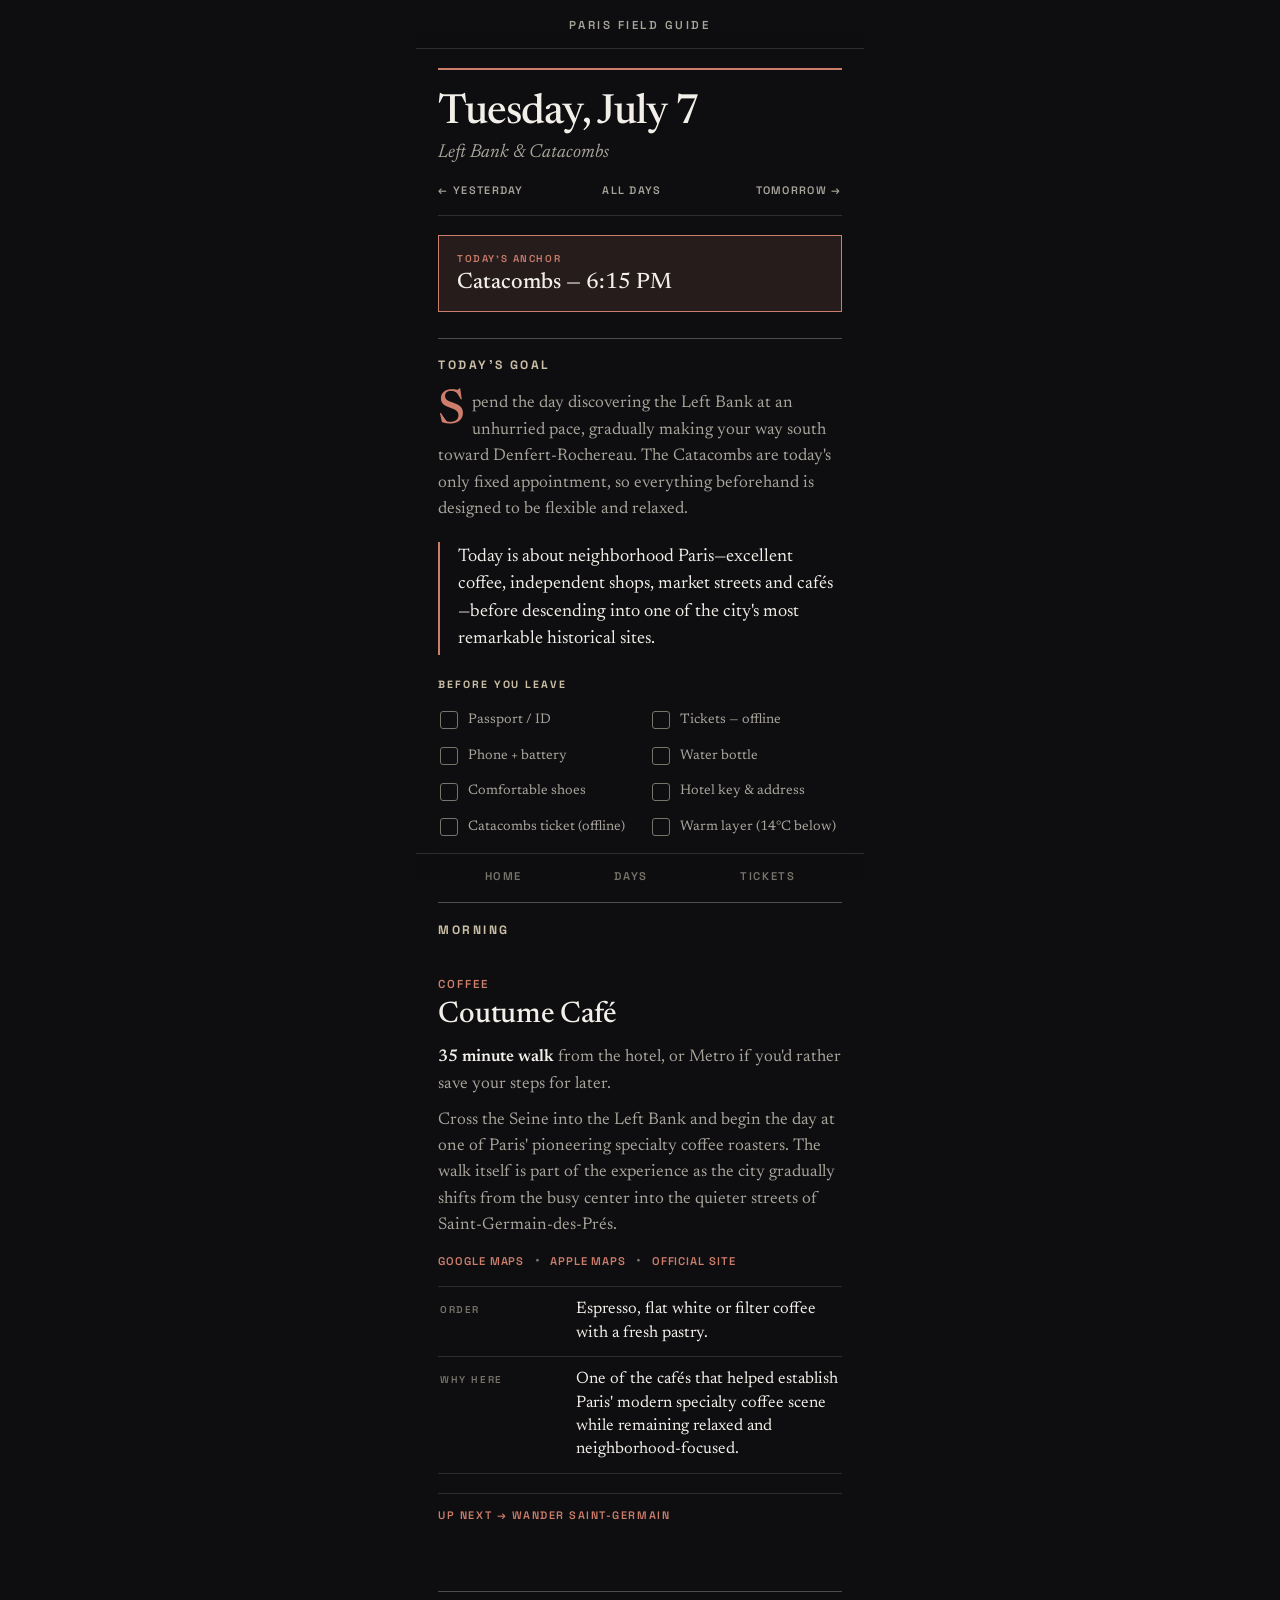
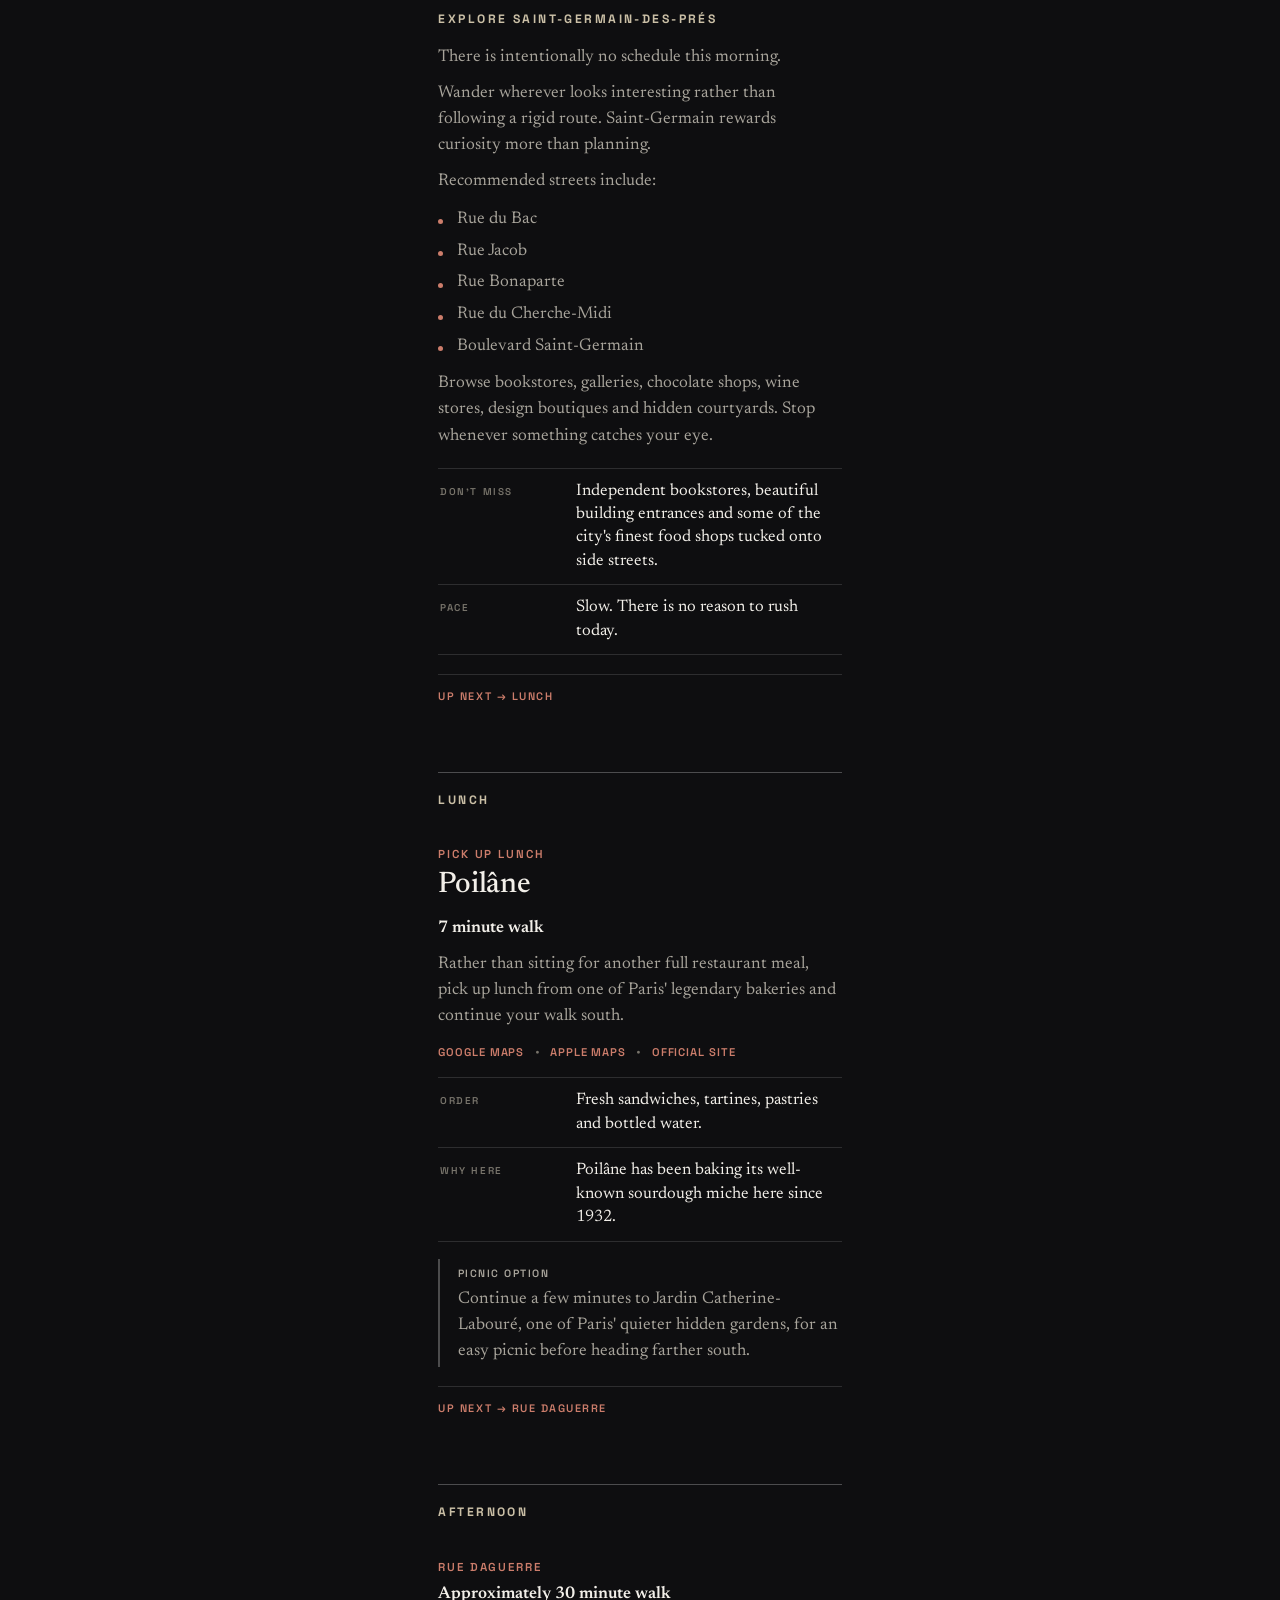
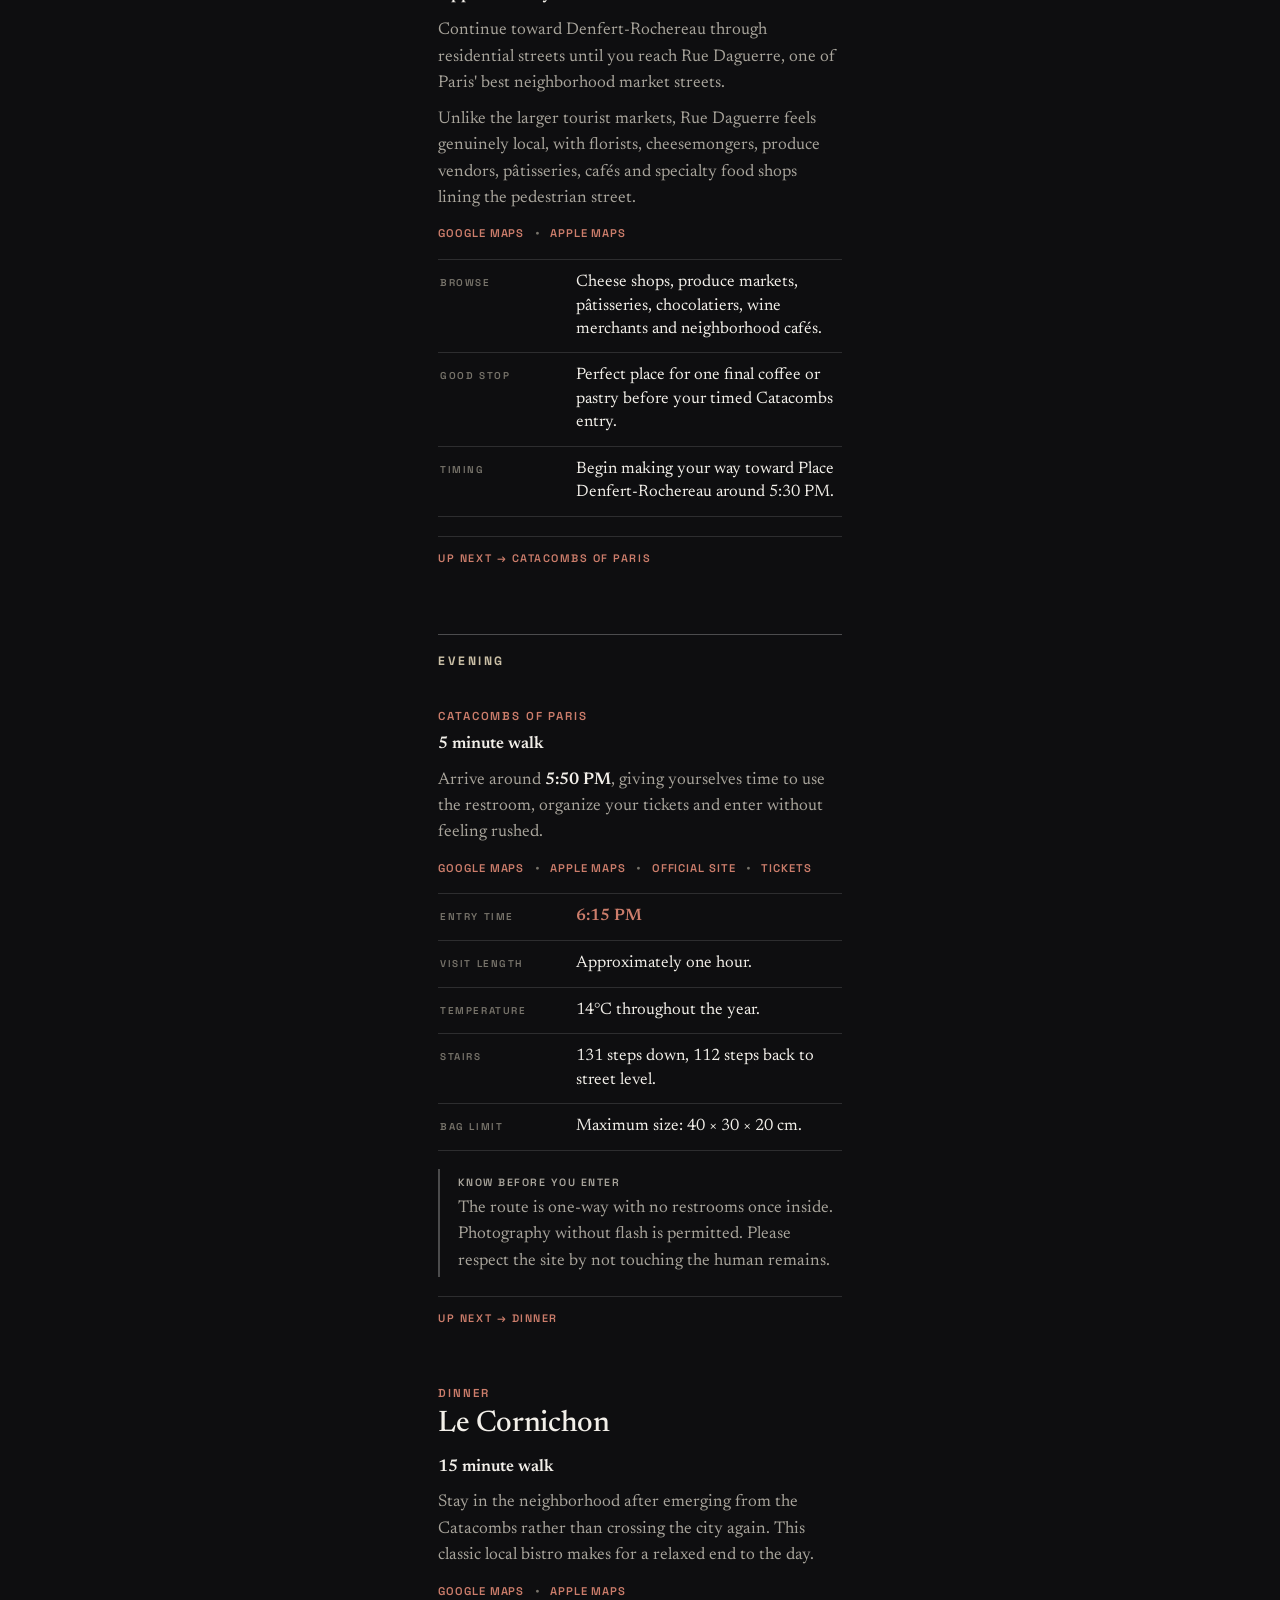
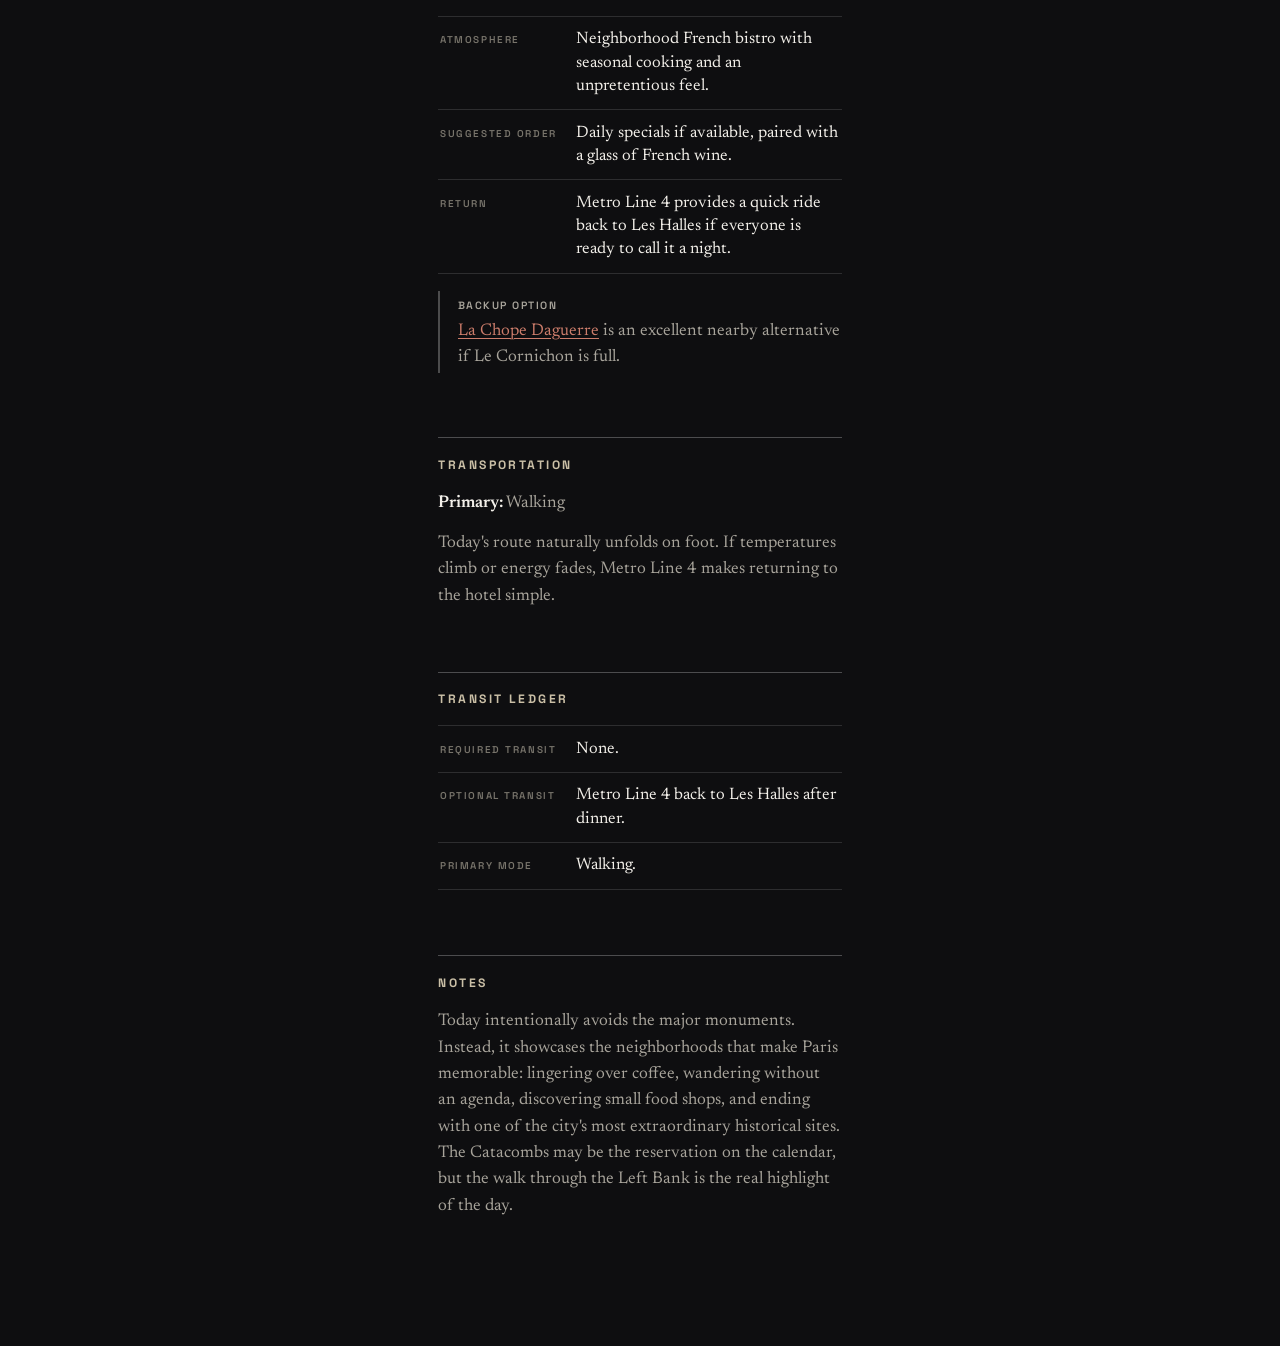
<file: docs/days/2026-07-07.html>
<!doctype html>
<html lang="en">
  <head>
    <meta charset="utf-8">
    <meta name="viewport" content="width=device-width, initial-scale=1">
    <title>Tuesday, July 7 | Paris Field Guide</title>
    <link rel="stylesheet" href="../assets/css/style.css">
  </head>

  <body>
    <header class="site-header">
      <a class="brand" href="../index.html">Paris Field Guide</a>
    </header>

    <main class="site-main">
<article id="top" class="page" data-day-date="2026-07-07">
  <header class="page-header">
    <p class="page-date" data-page-date="2026-07-07">2026-07-07</p>
    <h1>Tuesday, July 7</h1>
    <p class="page-subtitle">Left Bank &amp; Catacombs</p>
  </header>

  <nav class="day-nav" aria-label="Day navigation">
    <a href="2026-07-06.html">← Yesterday</a>
    <a href="../index.html#days">All Days</a>
    <a href="2026-07-08.html">Tomorrow →</a>
  </nav>

  <div class="day-anchor">
    <span class="day-anchor-label">Today's Anchor</span>
    <strong class="day-anchor-value">Catacombs — 6:15 PM</strong>
  </div>

  <section class="day-checklist" aria-label="Before you leave">
    <p class="day-checklist-label">Before You Leave</p>
    <ul>
      <li>Passport / ID</li>
      <li>Tickets &mdash; offline</li>
      <li>Phone + battery</li>
      <li>Water bottle</li>
      <li>Comfortable shoes</li>
      <li>Hotel key &amp; address</li>
      <li>Catacombs ticket (offline)</li>
      <li>Warm layer (14°C below)</li>
    </ul>
  </section>

  <div class="markdown-body"><h2>Today's Goal</h2>
<p>Spend the day discovering the Left Bank at an unhurried pace, gradually making your way south toward Denfert-Rochereau. The Catacombs are today's only fixed appointment, so everything beforehand is designed to be flexible and relaxed.</p>
<div class="today-callout">
  <span>Today is about neighborhood Paris—excellent coffee, independent shops, market streets and cafés—before descending into one of the city's most remarkable historical sites.</span>
</div>
<hr />
<h2>Before Leaving the Hotel</h2>
<ul>
<li>Catacombs ticket downloaded and available offline.</li>
<li>Comfortable walking shoes.</li>
<li>Light sweater or jacket (the Catacombs remain about 14°C year-round).</li>
<li>Small day bag only.</li>
<li>Refillable water bottle.</li>
<li>Phone fully charged.</li>
<li>Portable battery if available.</li>
</ul>
<hr />
<h2>Morning</h2>
<h3>Coffee</h3>
<h4><a href="https://maps.apple.com/?daddr=Coutume%20Cafe%2047%20Rue%20de%20Babylone%20Paris&amp;dirflg=w">Coutume Café</a></h4>
<div class="field-stop">
<p><strong>35 minute walk</strong> from the hotel, or Metro if you'd rather save your steps for later.</p>
<p>Cross the Seine into the Left Bank and begin the day at one of Paris' pioneering specialty coffee roasters. The walk itself is part of the experience as the city gradually shifts from the busy center into the quieter streets of Saint-Germain-des-Prés.</p>
</div>
<div class="field-nav">
<p><a href="https://www.google.com/maps/dir/?api=1&amp;origin=Novotel+Paris+Les+Halles&amp;destination=Coutume+Cafe+47+Rue+de+Babylone+Paris&amp;travelmode=walking">Google Maps</a>
•
<a href="https://maps.apple.com/?daddr=Coutume%20Cafe%2047%20Rue%20de%20Babylone%20Paris&amp;dirflg=w">Apple Maps</a>
•
<a href="https://coutumecafe.com/" target="_blank" rel="noopener noreferrer">Official Site</a></p>
</div>
<div class="field-facts">
<div>
<dt>Order</dt>
<dd>Espresso, flat white or filter coffee with a fresh pastry.</dd>
</div>
<div>
<dt>Why Here</dt>
<dd>One of the cafés that helped establish Paris' modern specialty coffee scene while remaining relaxed and neighborhood-focused.</dd>
</div>
</div>
<div class="field-next">
  <p>Up Next → Wander Saint-Germain</p>
</div>
<hr />
<h2>Explore Saint-Germain-des-Prés</h2>
<div class="field-stop">
<p>There is intentionally no schedule this morning.</p>
<p>Wander wherever looks interesting rather than following a rigid route. Saint-Germain rewards curiosity more than planning.</p>
<p>Recommended streets include:</p>
<ul>
<li>Rue du Bac</li>
<li>Rue Jacob</li>
<li>Rue Bonaparte</li>
<li>Rue du Cherche-Midi</li>
<li>Boulevard Saint-Germain</li>
</ul>
<p>Browse bookstores, galleries, chocolate shops, wine stores, design boutiques and hidden courtyards. Stop whenever something catches your eye.</p>
</div>
<div class="field-facts">
<div>
<dt>Don't Miss</dt>
<dd>Independent bookstores, beautiful building entrances and some of the city's finest food shops tucked onto side streets.</dd>
</div>
<div>
<dt>Pace</dt>
<dd>Slow. There is no reason to rush today.</dd>
</div>
</div>
<div class="field-next">
  <p>Up Next → Lunch</p>
</div>
<hr />
<h2>Lunch</h2>
<h3>Pick Up Lunch</h3>
<h4><a href="https://maps.apple.com/?daddr=Poilane%208%20Rue%20du%20Cherche-Midi%20Paris&amp;dirflg=w">Poilâne</a></h4>
<div class="field-stop">
<p><strong>7 minute walk</strong></p>
<p>Rather than sitting for another full restaurant meal, pick up lunch from one of Paris' legendary bakeries and continue your walk south.</p>
</div>
<div class="field-nav">
<p><a href="https://www.google.com/maps/dir/?api=1&amp;origin=Coutume+Cafe+47+Rue+de+Babylone+Paris&amp;destination=Poilane+8+Rue+du+Cherche-Midi+Paris&amp;travelmode=walking">Google Maps</a>
•
<a href="https://maps.apple.com/?saddr=Coutume%20Cafe%2047%20Rue%20de%20Babylone%20Paris&amp;daddr=Poilane%208%20Rue%20du%20Cherche-Midi%20Paris&amp;dirflg=w">Apple Maps</a>
•
<a href="https://www.poilane.com/" target="_blank" rel="noopener noreferrer">Official Site</a></p>
</div>
<div class="field-facts">
<div>
<dt>Order</dt>
<dd>Fresh sandwiches, tartines, pastries and bottled water.</dd>
</div>
<div>
<dt>Why Here</dt>
<dd>Poilâne has been baking its well-known sourdough miche here since 1932.</dd>
</div>
</div>
<div class="field-notes">
<p><strong>Picnic Option</strong></p>
<p>Continue a few minutes to Jardin Catherine-Labouré, one of Paris' quieter hidden gardens, for an easy picnic before heading farther south.</p>
</div>
<div class="field-next">
  <p>Up Next → Rue Daguerre</p>
</div>
<hr />
<h2>Afternoon</h2>
<h3>Rue Daguerre</h3>
<div class="field-stop">
<p><strong>Approximately 30 minute walk</strong></p>
<p>Continue toward Denfert-Rochereau through residential streets until you reach Rue Daguerre, one of Paris' best neighborhood market streets.</p>
<p>Unlike the larger tourist markets, Rue Daguerre feels genuinely local, with florists, cheesemongers, produce vendors, pâtisseries, cafés and specialty food shops lining the pedestrian street.</p>
</div>
<div class="field-nav">
<p><a href="https://www.google.com/maps/dir/?api=1&amp;origin=Poilane+8+Rue+du+Cherche-Midi+Paris&amp;destination=Rue+Daguerre+Paris&amp;travelmode=walking">Google Maps</a>
•
<a href="https://maps.apple.com/?saddr=Poilane%208%20Rue%20du%20Cherche-Midi%20Paris&amp;daddr=Rue%20Daguerre%20Paris&amp;dirflg=w">Apple Maps</a></p>
</div>
<div class="field-facts">
<div>
<dt>Browse</dt>
<dd>Cheese shops, produce markets, pâtisseries, chocolatiers, wine merchants and neighborhood cafés.</dd>
</div>
<div>
<dt>Good Stop</dt>
<dd>Perfect place for one final coffee or pastry before your timed Catacombs entry.</dd>
</div>
<div>
<dt>Timing</dt>
<dd>Begin making your way toward Place Denfert-Rochereau around 5:30 PM.</dd>
</div>
</div>
<div class="field-next">
  <p>Up Next → Catacombs of Paris</p>
</div>
<hr />
<h2>Evening</h2>
<h3>Catacombs of Paris</h3>
<div class="field-stop">
<p><strong>5 minute walk</strong></p>
<p>Arrive around <strong>5:50 PM</strong>, giving yourselves time to use the restroom, organize your tickets and enter without feeling rushed.</p>
</div>
<div class="field-nav">
<p><a href="https://www.google.com/maps/dir/?api=1&amp;origin=Rue+Daguerre+Paris&amp;destination=Catacombs+of+Paris+1+Avenue+du+Colonel+Henri+Rol-Tanguy+Paris&amp;travelmode=walking">Google Maps</a>
•
<a href="https://maps.apple.com/?saddr=Rue%20Daguerre%20Paris&amp;daddr=Catacombs%20of%20Paris%201%20Avenue%20du%20Colonel%20Henri%20Rol-Tanguy%20Paris&amp;dirflg=w">Apple Maps</a>
•
<a href="https://www.catacombes.paris.fr/en" target="_blank" rel="noopener noreferrer">Official Site</a>
•
<a href="https://www.billetterie-parismusees.paris.fr/" target="_blank" rel="noopener noreferrer">Tickets</a></p>
</div>
<div class="field-facts">
<div>
<dt>Entry Time</dt>
<dd><strong>6:15 PM</strong></dd>
</div>
<div>
<dt>Visit Length</dt>
<dd>Approximately one hour.</dd>
</div>
<div>
<dt>Temperature</dt>
<dd>14°C throughout the year.</dd>
</div>
<div>
<dt>Stairs</dt>
<dd>131 steps down, 112 steps back to street level.</dd>
</div>
<div>
<dt>Bag Limit</dt>
<dd>Maximum size: 40 × 30 × 20 cm.</dd>
</div>
</div>
<div class="field-notes">
<p><strong>Know Before You Enter</strong></p>
<p>The route is one-way with no restrooms once inside. Photography without flash is permitted. Please respect the site by not touching the human remains.</p>
</div>
<div class="field-next">
  <p>Up Next → Dinner</p>
</div>
<hr />
<h3>Dinner</h3>
<h4><a href="https://maps.apple.com/?daddr=Le%20Cornichon%20Paris%2014&amp;dirflg=w">Le Cornichon</a></h4>
<div class="field-stop">
<p><strong>15 minute walk</strong></p>
<p>Stay in the neighborhood after emerging from the Catacombs rather than crossing the city again. This classic local bistro makes for a relaxed end to the day.</p>
</div>
<div class="field-nav">
<p><a href="https://www.google.com/maps/dir/?api=1&amp;origin=21+bis+Avenue+Rene-Coty+Paris&amp;destination=Le+Cornichon+Paris+14&amp;travelmode=walking">Google Maps</a>
•
<a href="https://maps.apple.com/?saddr=21%20bis%20Avenue%20Rene-Coty%20Paris&amp;daddr=Le%20Cornichon%20Paris%2014&amp;dirflg=w">Apple Maps</a></p>
</div>
<div class="field-facts">
<div>
<dt>Atmosphere</dt>
<dd>Neighborhood French bistro with seasonal cooking and an unpretentious feel.</dd>
</div>
<div>
<dt>Suggested Order</dt>
<dd>Daily specials if available, paired with a glass of French wine.</dd>
</div>
<div>
<dt>Return</dt>
<dd>Metro Line 4 provides a quick ride back to Les Halles if everyone is ready to call it a night.</dd>
</div>
</div>
<div class="field-notes">
<p><strong>Backup Option</strong></p>
<p><a href="https://www.google.com/maps/dir/?api=1&destination=La+Chope+Daguerre+Paris&travelmode=walking">La Chope Daguerre</a> is an excellent nearby alternative if Le Cornichon is full.</p>
</div>
<hr />
<h2>Transportation</h2>
<p><strong>Primary:</strong> Walking</p>
<p>Today's route naturally unfolds on foot. If temperatures climb or energy fades, Metro Line 4 makes returning to the hotel simple.</p>
<hr />
<h2>Transit Ledger</h2>
<div class="field-facts">
<div>
<dt>Required Transit</dt>
<dd>None.</dd>
</div>
<div>
<dt>Optional Transit</dt>
<dd>Metro Line 4 back to Les Halles after dinner.</dd>
</div>
<div>
<dt>Primary Mode</dt>
<dd>Walking.</dd>
</div>
</div>
<hr />
<h2>Notes</h2>
<p>Today intentionally avoids the major monuments. Instead, it showcases the neighborhoods that make Paris memorable: lingering over coffee, wandering without an agenda, discovering small food shops, and ending with one of the city's most extraordinary historical sites. The Catacombs may be the reservation on the calendar, but the walk through the Left Bank is the real highlight of the day.</p>
</div>
</article>
<script>
  // Dateline — format, or drop when the title already spells out the date
  (function () {
    var el = document.querySelector(".page-date[data-page-date]");
    if (!el) return;
    var d = new Date(el.getAttribute("data-page-date") + "T00:00:00");
    if (isNaN(d.getTime())) return;
    var title = (document.querySelector(".page-header h1") || {}).textContent || "";
    var mLong = d.toLocaleDateString("en-GB", { month: "long" });
    var wLong = d.toLocaleDateString("en-GB", { weekday: "long" });
    if (title.indexOf(wLong) !== -1 ||
        (title.indexOf(mLong) !== -1 && new RegExp("\\b" + d.getDate() + "\\b").test(title))) {
      el.remove();
      return;
    }
    var wd = d.toLocaleDateString("en-GB", { weekday: "short" });
    var mo = d.toLocaleDateString("en-GB", { month: "short" });
    el.textContent = wd + " \u00b7 " + d.getDate() + " " + mo + " " + d.getFullYear();
  })();

  // Consolidate: drop the redundant in-body "Before Leaving the Hotel" section
  // and move the standard checklist to sit under "Today's Goal".
  (function () {
    var md = document.querySelector(".markdown-body");
    var cl = document.querySelector(".day-checklist");
    if (!md) return;
    md.querySelectorAll("h2").forEach(function (h) {
      if (h.textContent.trim().toLowerCase() !== "before leaving the hotel") return;
      var n = h.nextElementSibling;
      var kill = [h];
      while (n && n.tagName !== "UL") { kill.push(n); n = n.nextElementSibling; }
      if (n) {
        kill.push(n);
        if (n.nextElementSibling && n.nextElementSibling.tagName === "HR") kill.push(n.nextElementSibling);
      }
      kill.forEach(function (x) { x.remove(); });
    });
    if (cl) {
      var firstHr = md.querySelector("hr");
      if (firstHr) md.insertBefore(cl, firstHr);
      else md.insertBefore(cl, md.firstChild);
    }
  })();

  // "Before You Leave" — tappable, remembered per day
  (function () {
    var list = document.querySelector(".day-checklist ul");
    var art = document.querySelector("[data-day-date]");
    if (!list || !art) return;
    var key = "checklist:" + art.getAttribute("data-day-date");
    var saved = {};
    try { saved = JSON.parse(localStorage.getItem(key) || "{}"); } catch (e) {}
    list.querySelectorAll("li").forEach(function (li, i) {
      if (saved[i]) li.classList.add("checked");
      li.setAttribute("role", "button");
      li.setAttribute("tabindex", "0");
      function toggle() {
        li.classList.toggle("checked");
        saved[i] = li.classList.contains("checked");
        try { localStorage.setItem(key, JSON.stringify(saved)); } catch (e) {}
      }
      li.addEventListener("click", toggle);
      li.addEventListener("keydown", function (e) {
        if (e.key === "Enter" || e.key === " ") { e.preventDefault(); toggle(); }
      });
    });
  })();
</script>
    </main>

    <nav class="bottom-nav" aria-label="Bottom navigation">
      <a href="../index.html"
>
        <span>Home</span>
      </a>

      <a href="../index.html#days"
>
        <span>Days</span>
      </a>

      <a href="../index.html#tickets"
>
        <span>Tickets</span>
      </a>
    </nav>
  </body>
</html>
</file>
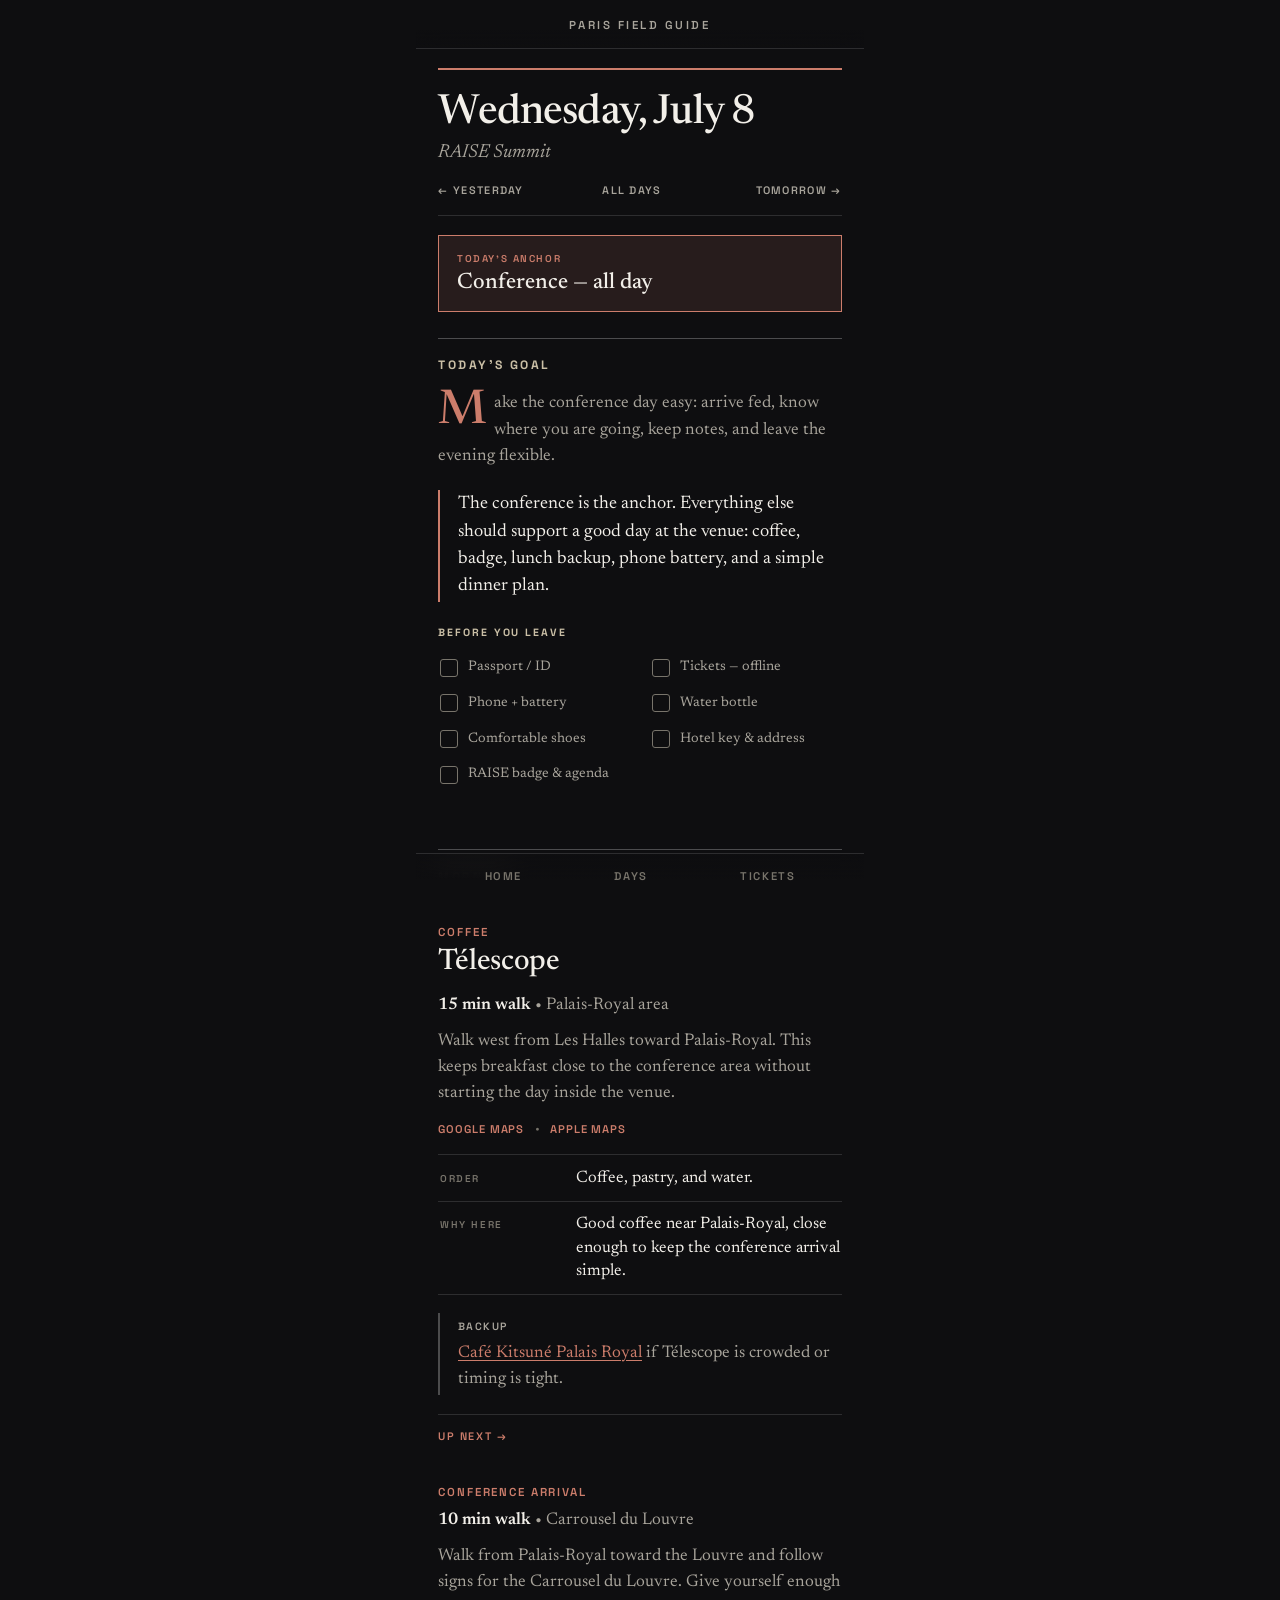
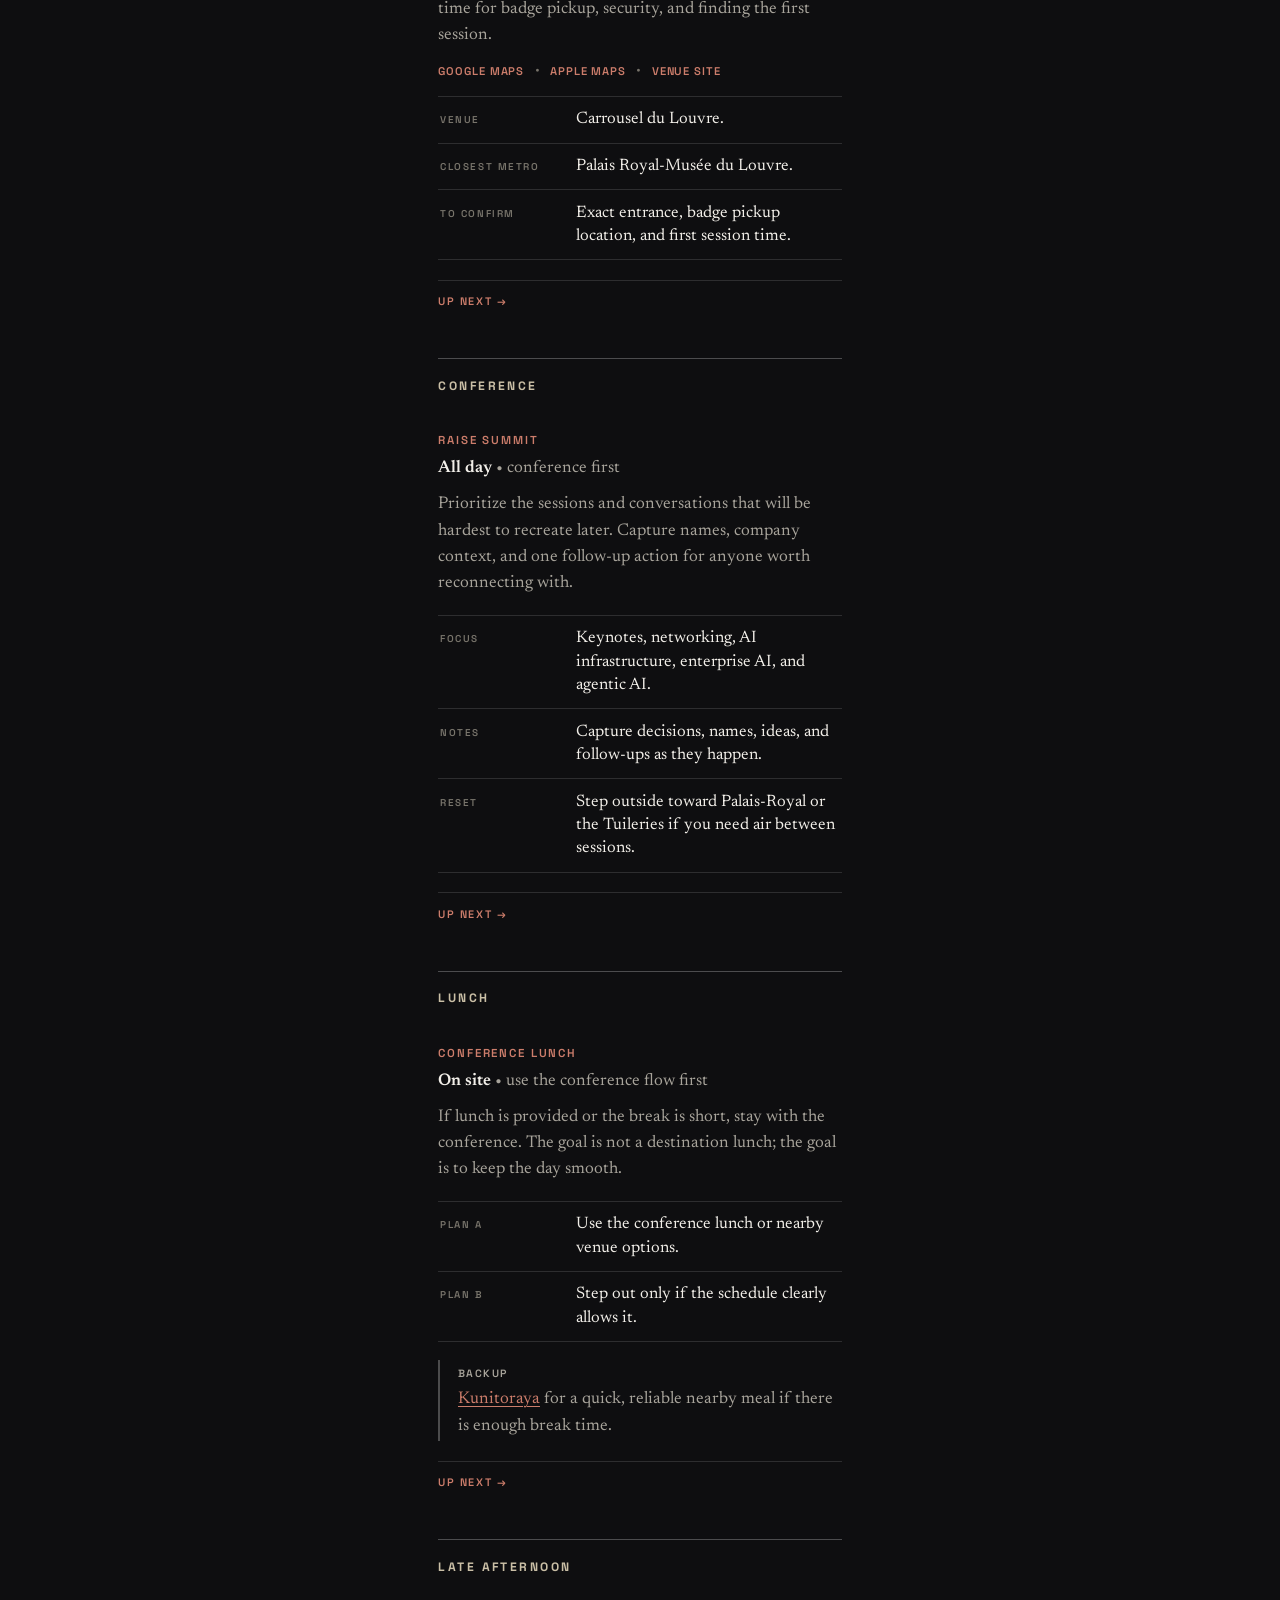
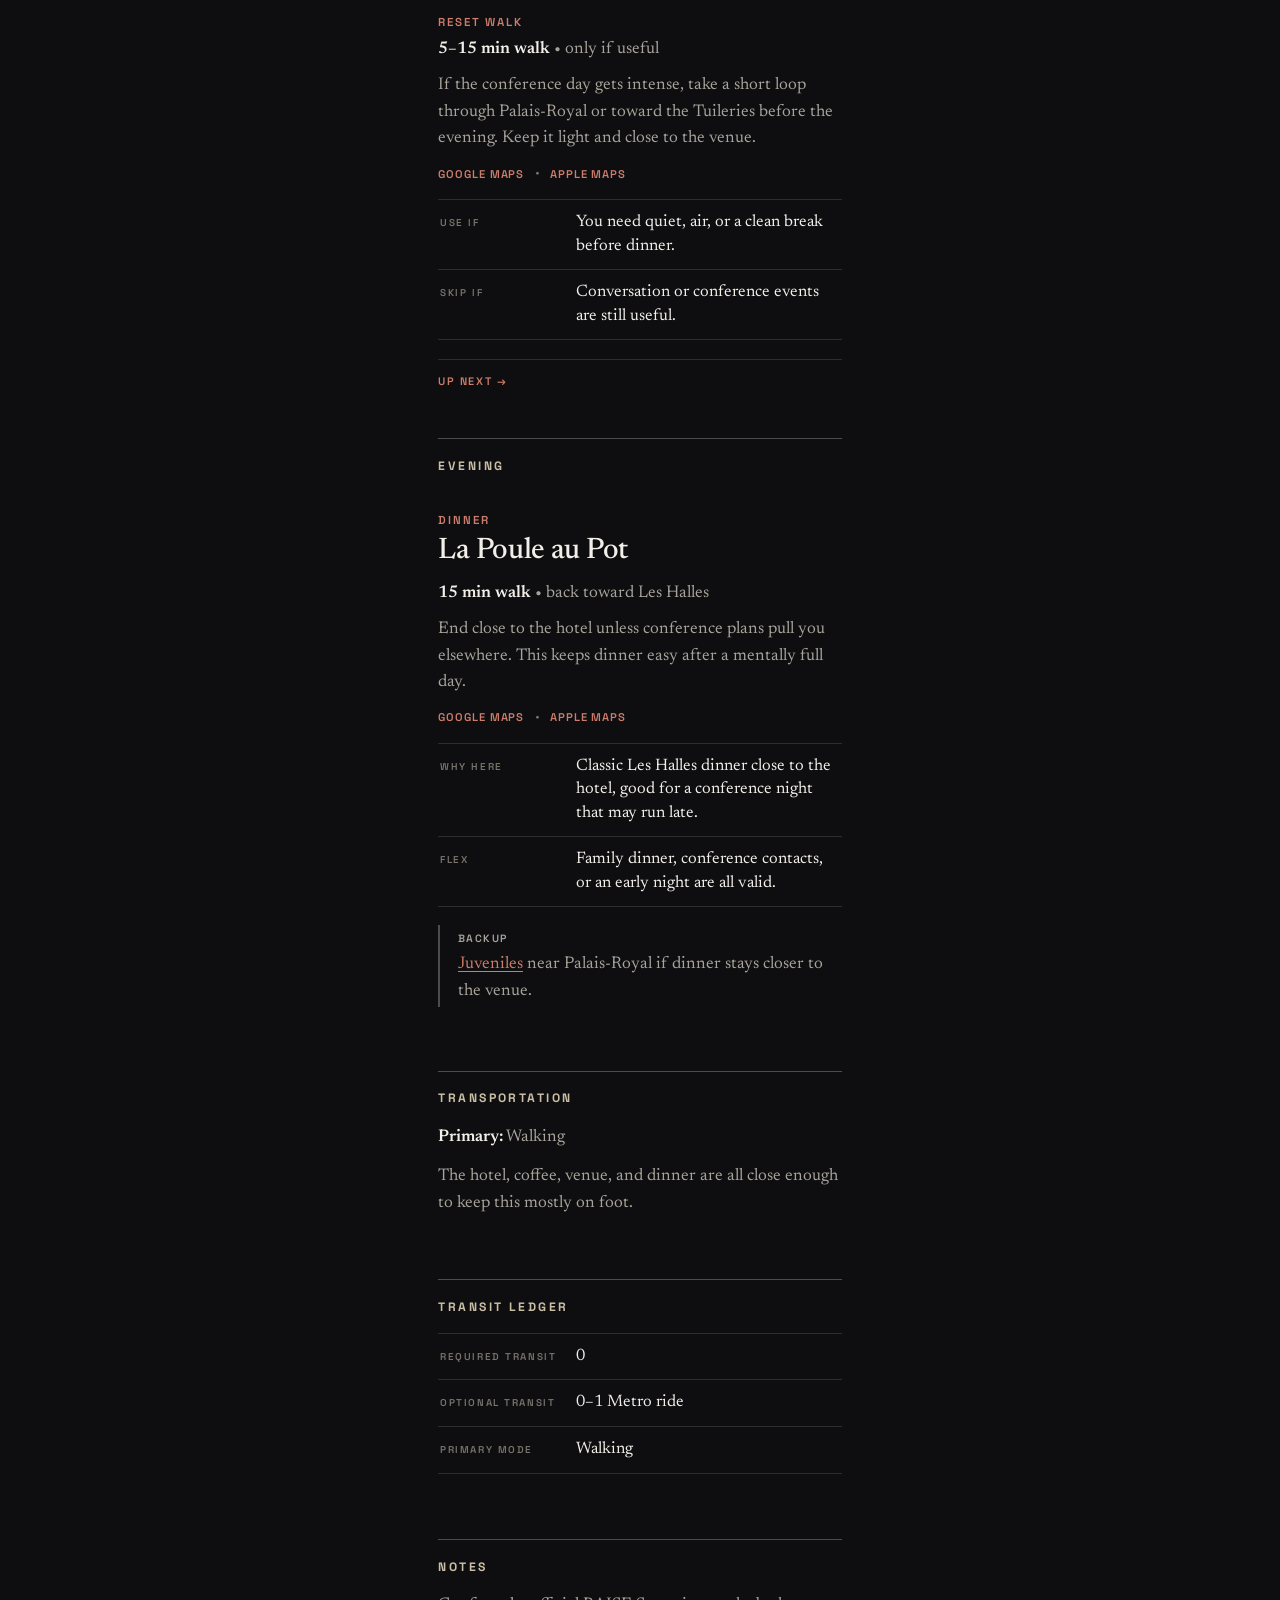
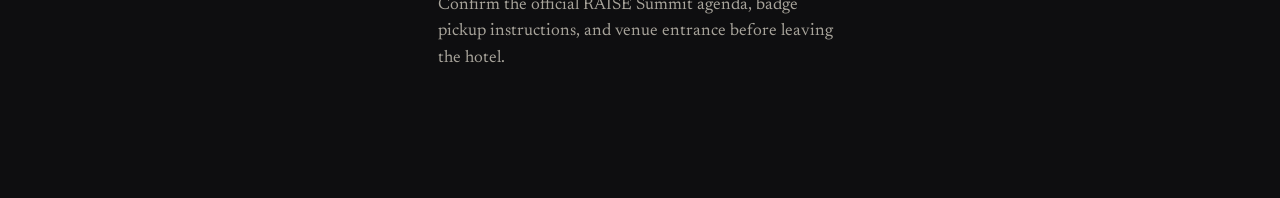
<file: docs/days/2026-07-08.html>
<!doctype html>
<html lang="en">
  <head>
    <meta charset="utf-8">
    <meta name="viewport" content="width=device-width, initial-scale=1">
    <title>Wednesday, July 8 | Paris Field Guide</title>
    <link rel="stylesheet" href="../assets/css/style.css">
  </head>

  <body>
    <header class="site-header">
      <a class="brand" href="../index.html">Paris Field Guide</a>
    </header>

    <main class="site-main">
<article id="top" class="page" data-day-date="2026-07-08">
  <header class="page-header">
    <p class="page-date" data-page-date="2026-07-08">2026-07-08</p>
    <h1>Wednesday, July 8</h1>
    <p class="page-subtitle">RAISE Summit</p>
  </header>

  <nav class="day-nav" aria-label="Day navigation">
    <a href="2026-07-07.html">← Yesterday</a>
    <a href="../index.html#days">All Days</a>
    <a href="2026-07-09.html">Tomorrow →</a>
  </nav>

  <div class="day-anchor">
    <span class="day-anchor-label">Today's Anchor</span>
    <strong class="day-anchor-value">Conference — all day</strong>
  </div>

  <section class="day-checklist" aria-label="Before you leave">
    <p class="day-checklist-label">Before You Leave</p>
    <ul>
      <li>Passport / ID</li>
      <li>Tickets &mdash; offline</li>
      <li>Phone + battery</li>
      <li>Water bottle</li>
      <li>Comfortable shoes</li>
      <li>Hotel key &amp; address</li>
      <li>RAISE badge &amp; agenda</li>
    </ul>
  </section>

  <div class="markdown-body"><h2>Today's Goal</h2>
<p>Make the conference day easy: arrive fed, know where you are going, keep notes, and leave the evening flexible.</p>
<div class="today-callout">
  <span>The conference is the anchor. Everything else should support a good day at the venue: coffee, badge, lunch backup, phone battery, and a simple dinner plan.</span>
</div>
<hr />
<h2>Before Leaving the Hotel</h2>
<ul>
<li>Conference badge or registration confirmation.</li>
<li>Laptop, charger, and power bank.</li>
<li>Phone fully charged.</li>
<li>Notebook or notes app ready.</li>
<li>Water.</li>
<li>Comfortable shoes.</li>
</ul>
<hr />
<h2>Morning</h2>
<h3>Coffee</h3>
<h4><a href="https://maps.apple.com/?daddr=Telescope%20Cafe%20Paris&amp;dirflg=w">Télescope</a></h4>
<div class="field-stop">
<p><strong>15 min walk</strong> • Palais-Royal area</p>
<p>Walk west from Les Halles toward Palais-Royal. This keeps breakfast close to the conference area without starting the day inside the venue.</p>
</div>
<div class="field-nav">
<p><a href="https://www.google.com/maps/dir/?api=1&amp;origin=Novotel+Paris+Les+Halles&amp;destination=Telescope+Cafe+Paris&amp;travelmode=walking">Google Maps</a>
•
<a href="https://maps.apple.com/?daddr=Telescope%20Cafe%20Paris&amp;dirflg=w">Apple Maps</a></p>
</div>
<div class="field-facts">
<div>
<dt>Order</dt>
<dd>Coffee, pastry, and water.</dd>
</div>
<div>
<dt>Why Here</dt>
<dd>Good coffee near Palais-Royal, close enough to keep the conference arrival simple.</dd>
</div>
</div>
<div class="field-notes">
<p><strong>Backup</strong></p>
<p><a href="https://www.google.com/maps/dir/?api=1&destination=Cafe+Kitsune+Palais+Royal+Paris&travelmode=walking">Café Kitsuné Palais Royal</a> if Télescope is crowded or timing is tight.</p>
</div>
<div class="field-next">
  <p>Up Next →</p>
</div>
<h3>Conference Arrival</h3>
<div class="field-stop">
<p><strong>10 min walk</strong> • Carrousel du Louvre</p>
<p>Walk from Palais-Royal toward the Louvre and follow signs for the Carrousel du Louvre. Give yourself enough time for badge pickup, security, and finding the first session.</p>
</div>
<div class="field-nav">
<p><a href="https://www.google.com/maps/dir/?api=1&amp;origin=Telescope+Cafe+Paris&amp;destination=Carrousel+du+Louvre+Paris&amp;travelmode=walking">Google Maps</a>
•
<a href="https://maps.apple.com/?saddr=Telescope%20Cafe%20Paris&amp;daddr=Carrousel%20du%20Louvre%20Paris&amp;dirflg=w">Apple Maps</a>
•
<a href="https://www.westfield.com/france/carrouseldulouvre" target="_blank" rel="noopener noreferrer">Venue Site</a></p>
</div>
<div class="field-facts">
<div>
<dt>Venue</dt>
<dd>Carrousel du Louvre.</dd>
</div>
<div>
<dt>Closest Metro</dt>
<dd>Palais Royal-Musée du Louvre.</dd>
</div>
<div>
<dt>To Confirm</dt>
<dd>Exact entrance, badge pickup location, and first session time.</dd>
</div>
</div>
<div class="field-next">
  <p>Up Next →</p>
</div>
<h2>Conference</h2>
<h3>RAISE Summit</h3>
<div class="field-stop">
<p><strong>All day</strong> • conference first</p>
<p>Prioritize the sessions and conversations that will be hardest to recreate later. Capture names, company context, and one follow-up action for anyone worth reconnecting with.</p>
</div>
<div class="field-facts">
<div>
<dt>Focus</dt>
<dd>Keynotes, networking, AI infrastructure, enterprise AI, and agentic AI.</dd>
</div>
<div>
<dt>Notes</dt>
<dd>Capture decisions, names, ideas, and follow-ups as they happen.</dd>
</div>
<div>
<dt>Reset</dt>
<dd>Step outside toward Palais-Royal or the Tuileries if you need air between sessions.</dd>
</div>
</div>
<div class="field-next">
  <p>Up Next →</p>
</div>
<h2>Lunch</h2>
<h3>Conference Lunch</h3>
<div class="field-stop">
<p><strong>On site</strong> • use the conference flow first</p>
<p>If lunch is provided or the break is short, stay with the conference. The goal is not a destination lunch; the goal is to keep the day smooth.</p>
</div>
<div class="field-facts">
<div>
<dt>Plan A</dt>
<dd>Use the conference lunch or nearby venue options.</dd>
</div>
<div>
<dt>Plan B</dt>
<dd>Step out only if the schedule clearly allows it.</dd>
</div>
</div>
<div class="field-notes">
<p><strong>Backup</strong></p>
<p><a href="https://www.google.com/maps/dir/?api=1&destination=Kunitoraya+Paris+1er&travelmode=walking">Kunitoraya</a> for a quick, reliable nearby meal if there is enough break time.</p>
</div>
<div class="field-next">
  <p>Up Next →</p>
</div>
<h2>Late Afternoon</h2>
<h3>Reset Walk</h3>
<div class="field-stop">
<p><strong>5–15 min walk</strong> • only if useful</p>
<p>If the conference day gets intense, take a short loop through Palais-Royal or toward the Tuileries before the evening. Keep it light and close to the venue.</p>
</div>
<div class="field-nav">
<p><a href="https://www.google.com/maps/dir/?api=1&amp;origin=Carrousel+du+Louvre+Paris&amp;destination=Jardin+du+Palais+Royal+Paris&amp;travelmode=walking">Google Maps</a>
•
<a href="https://maps.apple.com/?saddr=Carrousel%20du%20Louvre%20Paris&amp;daddr=Jardin%20du%20Palais%20Royal%20Paris&amp;dirflg=w">Apple Maps</a></p>
</div>
<div class="field-facts">
<div>
<dt>Use If</dt>
<dd>You need quiet, air, or a clean break before dinner.</dd>
</div>
<div>
<dt>Skip If</dt>
<dd>Conversation or conference events are still useful.</dd>
</div>
</div>
<div class="field-next">
  <p>Up Next →</p>
</div>
<h2>Evening</h2>
<h3>Dinner</h3>
<h4><a href="https://maps.apple.com/?daddr=La%20Poule%20au%20Pot%20Paris&amp;dirflg=w">La Poule au Pot</a></h4>
<div class="field-stop">
<p><strong>15 min walk</strong> • back toward Les Halles</p>
<p>End close to the hotel unless conference plans pull you elsewhere. This keeps dinner easy after a mentally full day.</p>
</div>
<div class="field-nav">
<p><a href="https://www.google.com/maps/dir/?api=1&amp;origin=Carrousel+du+Louvre+Paris&amp;destination=La+Poule+au+Pot+Paris&amp;travelmode=walking">Google Maps</a>
•
<a href="https://maps.apple.com/?saddr=Carrousel%20du%20Louvre%20Paris&amp;daddr=La%20Poule%20au%20Pot%20Paris&amp;dirflg=w">Apple Maps</a></p>
</div>
<div class="field-facts">
<div>
<dt>Why Here</dt>
<dd>Classic Les Halles dinner close to the hotel, good for a conference night that may run late.</dd>
</div>
<div>
<dt>Flex</dt>
<dd>Family dinner, conference contacts, or an early night are all valid.</dd>
</div>
</div>
<div class="field-notes">
<p><strong>Backup</strong></p>
<p><a href="https://www.google.com/maps/dir/?api=1&destination=Juveniles+Paris&travelmode=walking">Juveniles</a> near Palais-Royal if dinner stays closer to the venue.</p>
</div>
<hr />
<h2>Transportation</h2>
<p><strong>Primary:</strong> Walking</p>
<p>The hotel, coffee, venue, and dinner are all close enough to keep this mostly on foot.</p>
<hr />
<h2>Transit Ledger</h2>
<div class="field-facts">
<div>
<dt>Required Transit</dt>
<dd>0</dd>
</div>
<div>
<dt>Optional Transit</dt>
<dd>0–1 Metro ride</dd>
</div>
<div>
<dt>Primary Mode</dt>
<dd>Walking</dd>
</div>
</div>
<hr />
<h2>Notes</h2>
<p>Confirm the official RAISE Summit agenda, badge pickup instructions, and venue entrance before leaving the hotel.</p>
</div>
</article>
<script>
  // Dateline — format, or drop when the title already spells out the date
  (function () {
    var el = document.querySelector(".page-date[data-page-date]");
    if (!el) return;
    var d = new Date(el.getAttribute("data-page-date") + "T00:00:00");
    if (isNaN(d.getTime())) return;
    var title = (document.querySelector(".page-header h1") || {}).textContent || "";
    var mLong = d.toLocaleDateString("en-GB", { month: "long" });
    var wLong = d.toLocaleDateString("en-GB", { weekday: "long" });
    if (title.indexOf(wLong) !== -1 ||
        (title.indexOf(mLong) !== -1 && new RegExp("\\b" + d.getDate() + "\\b").test(title))) {
      el.remove();
      return;
    }
    var wd = d.toLocaleDateString("en-GB", { weekday: "short" });
    var mo = d.toLocaleDateString("en-GB", { month: "short" });
    el.textContent = wd + " \u00b7 " + d.getDate() + " " + mo + " " + d.getFullYear();
  })();

  // Consolidate: drop the redundant in-body "Before Leaving the Hotel" section
  // and move the standard checklist to sit under "Today's Goal".
  (function () {
    var md = document.querySelector(".markdown-body");
    var cl = document.querySelector(".day-checklist");
    if (!md) return;
    md.querySelectorAll("h2").forEach(function (h) {
      if (h.textContent.trim().toLowerCase() !== "before leaving the hotel") return;
      var n = h.nextElementSibling;
      var kill = [h];
      while (n && n.tagName !== "UL") { kill.push(n); n = n.nextElementSibling; }
      if (n) {
        kill.push(n);
        if (n.nextElementSibling && n.nextElementSibling.tagName === "HR") kill.push(n.nextElementSibling);
      }
      kill.forEach(function (x) { x.remove(); });
    });
    if (cl) {
      var firstHr = md.querySelector("hr");
      if (firstHr) md.insertBefore(cl, firstHr);
      else md.insertBefore(cl, md.firstChild);
    }
  })();

  // "Before You Leave" — tappable, remembered per day
  (function () {
    var list = document.querySelector(".day-checklist ul");
    var art = document.querySelector("[data-day-date]");
    if (!list || !art) return;
    var key = "checklist:" + art.getAttribute("data-day-date");
    var saved = {};
    try { saved = JSON.parse(localStorage.getItem(key) || "{}"); } catch (e) {}
    list.querySelectorAll("li").forEach(function (li, i) {
      if (saved[i]) li.classList.add("checked");
      li.setAttribute("role", "button");
      li.setAttribute("tabindex", "0");
      function toggle() {
        li.classList.toggle("checked");
        saved[i] = li.classList.contains("checked");
        try { localStorage.setItem(key, JSON.stringify(saved)); } catch (e) {}
      }
      li.addEventListener("click", toggle);
      li.addEventListener("keydown", function (e) {
        if (e.key === "Enter" || e.key === " ") { e.preventDefault(); toggle(); }
      });
    });
  })();
</script>
    </main>

    <nav class="bottom-nav" aria-label="Bottom navigation">
      <a href="../index.html"
>
        <span>Home</span>
      </a>

      <a href="../index.html#days"
>
        <span>Days</span>
      </a>

      <a href="../index.html#tickets"
>
        <span>Tickets</span>
      </a>
    </nav>
  </body>
</html>
</file>
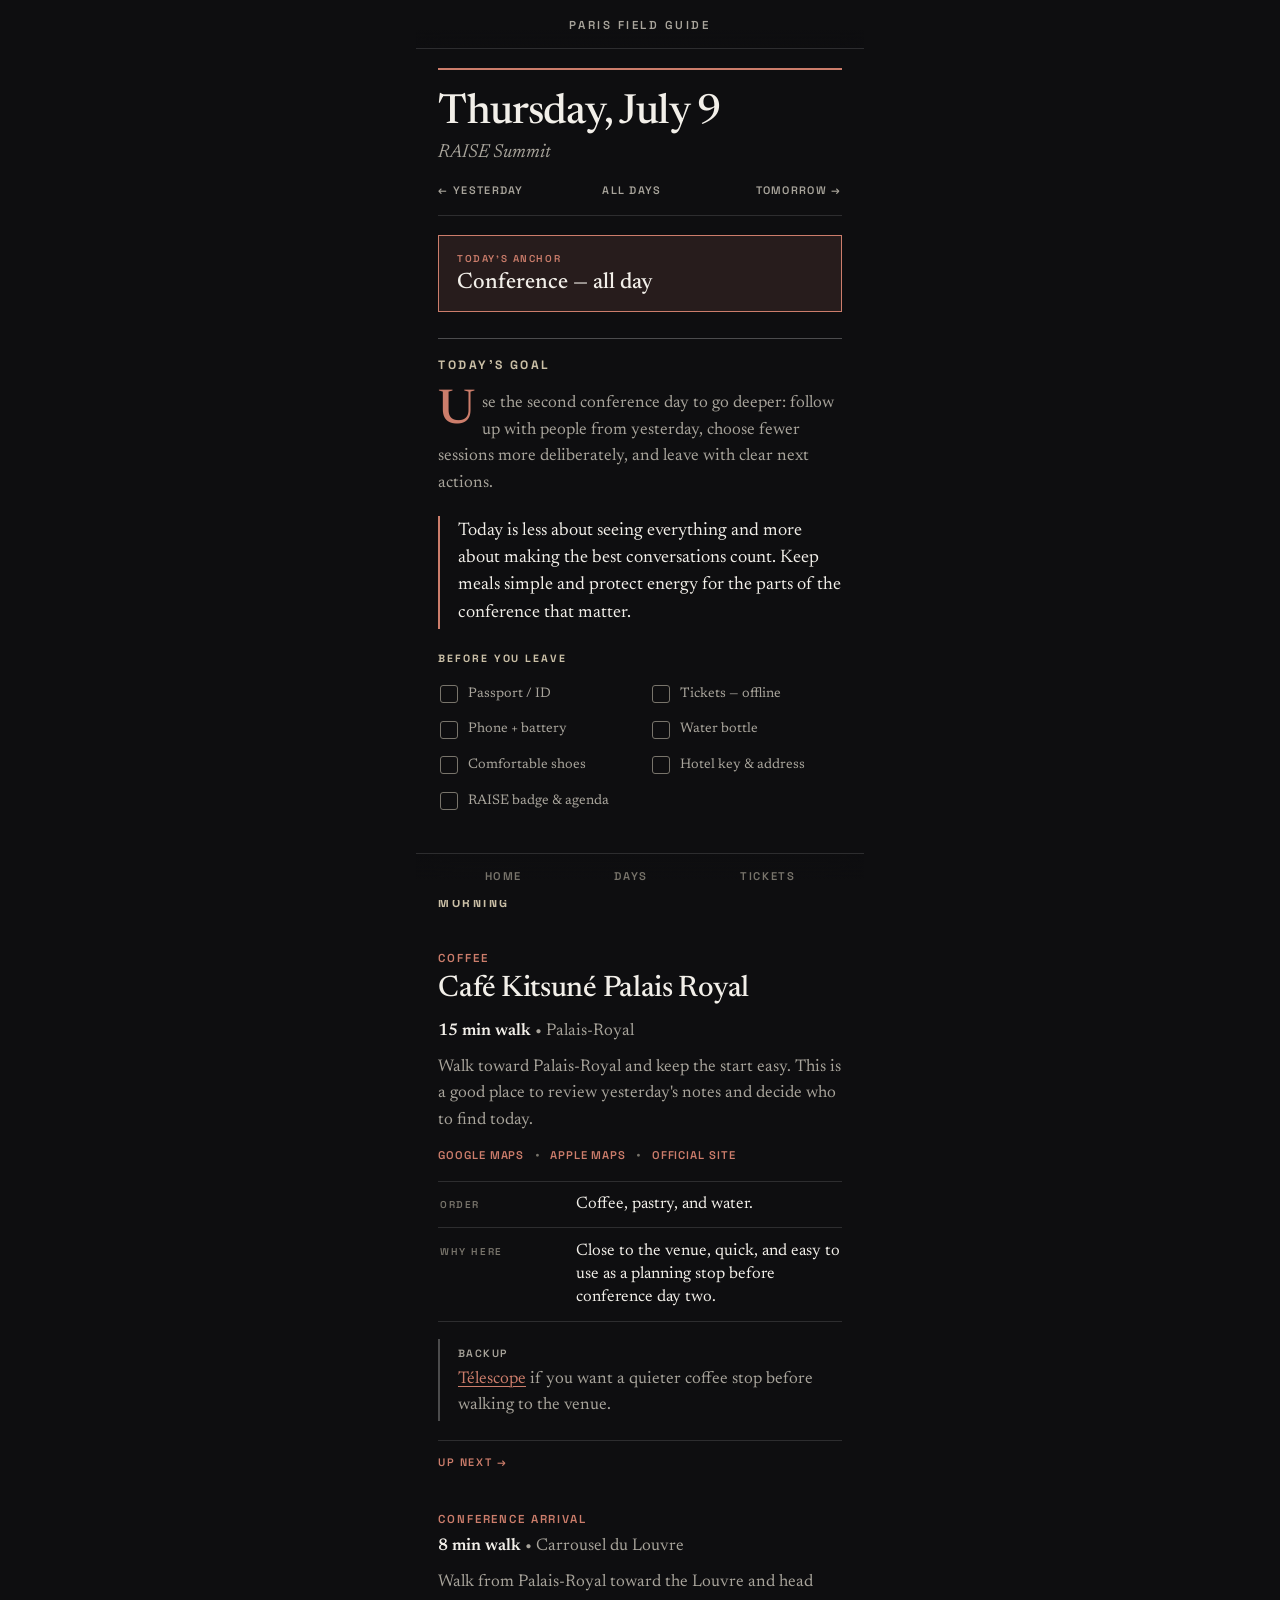
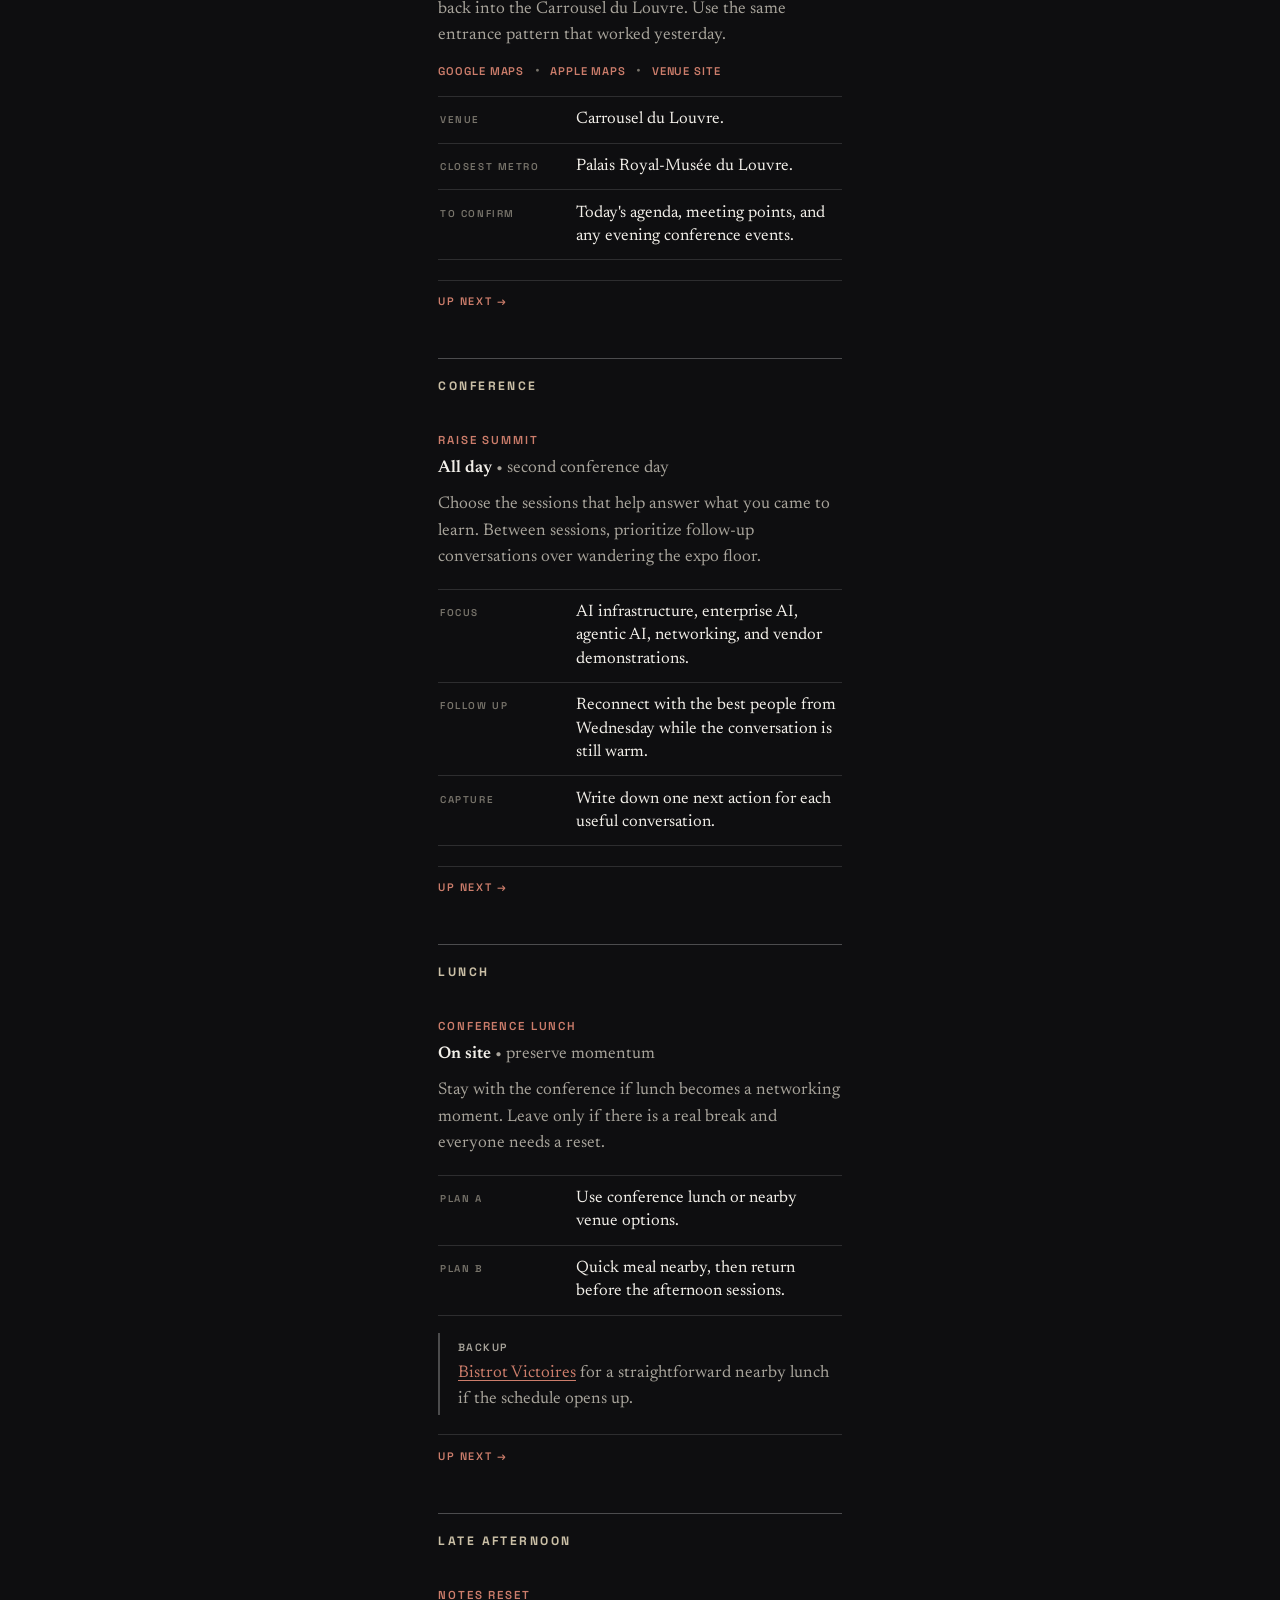
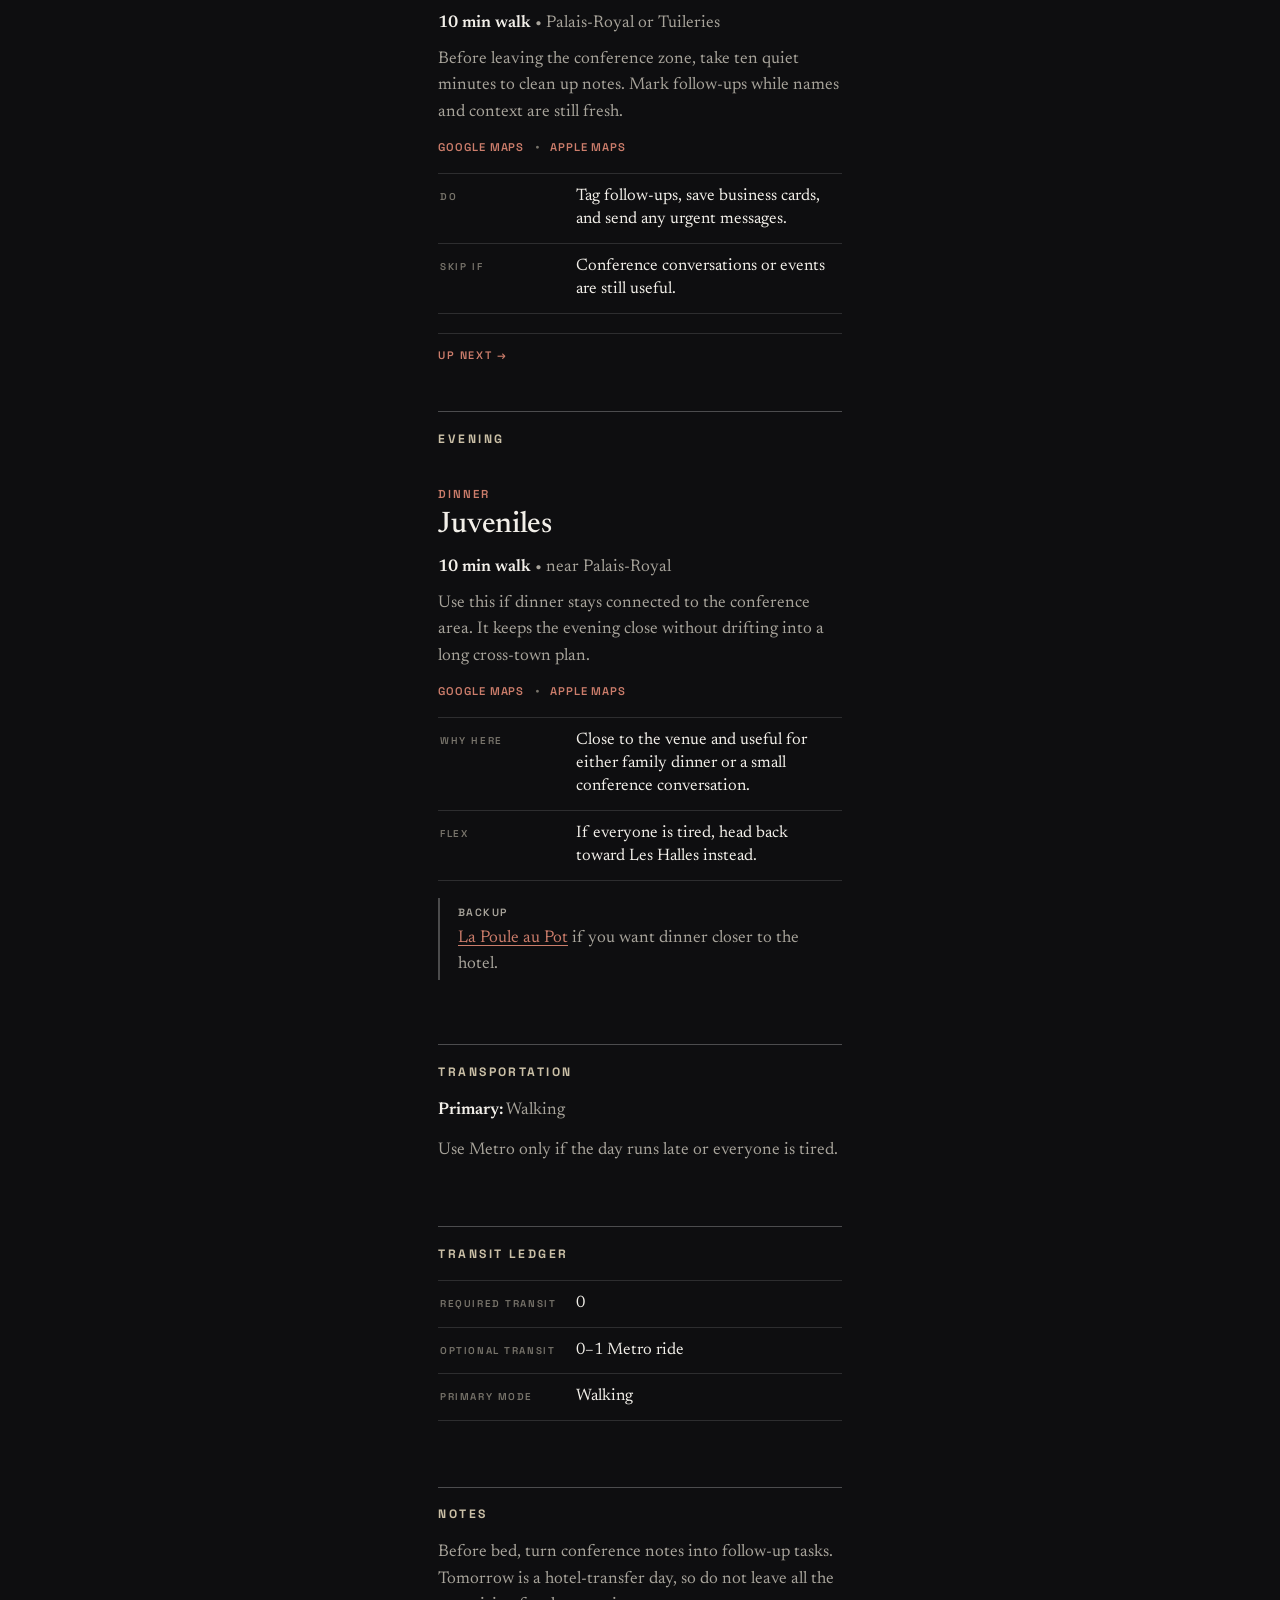
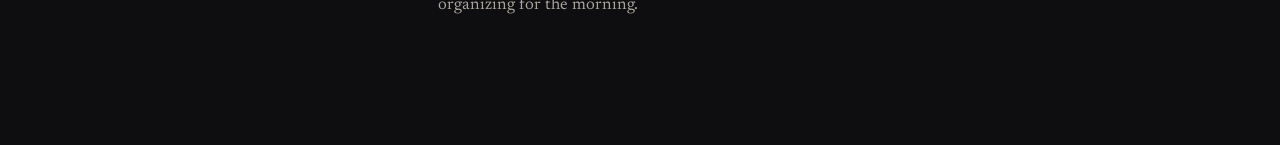
<file: docs/days/2026-07-09.html>
<!doctype html>
<html lang="en">
  <head>
    <meta charset="utf-8">
    <meta name="viewport" content="width=device-width, initial-scale=1">
    <title>Thursday, July 9 | Paris Field Guide</title>
    <link rel="stylesheet" href="../assets/css/style.css">
  </head>

  <body>
    <header class="site-header">
      <a class="brand" href="../index.html">Paris Field Guide</a>
    </header>

    <main class="site-main">
<article id="top" class="page" data-day-date="2026-07-09">
  <header class="page-header">
    <p class="page-date" data-page-date="2026-07-09">2026-07-09</p>
    <h1>Thursday, July 9</h1>
    <p class="page-subtitle">RAISE Summit</p>
  </header>

  <nav class="day-nav" aria-label="Day navigation">
    <a href="2026-07-08.html">← Yesterday</a>
    <a href="../index.html#days">All Days</a>
    <a href="2026-07-10.html">Tomorrow →</a>
  </nav>

  <div class="day-anchor">
    <span class="day-anchor-label">Today's Anchor</span>
    <strong class="day-anchor-value">Conference — all day</strong>
  </div>

  <section class="day-checklist" aria-label="Before you leave">
    <p class="day-checklist-label">Before You Leave</p>
    <ul>
      <li>Passport / ID</li>
      <li>Tickets &mdash; offline</li>
      <li>Phone + battery</li>
      <li>Water bottle</li>
      <li>Comfortable shoes</li>
      <li>Hotel key &amp; address</li>
      <li>RAISE badge &amp; agenda</li>
    </ul>
  </section>

  <div class="markdown-body"><h2>Today's Goal</h2>
<p>Use the second conference day to go deeper: follow up with people from yesterday, choose fewer sessions more deliberately, and leave with clear next actions.</p>
<div class="today-callout">
  <span>Today is less about seeing everything and more about making the best conversations count. Keep meals simple and protect energy for the parts of the conference that matter.</span>
</div>
<hr />
<h2>Before Leaving the Hotel</h2>
<ul>
<li>Conference badge.</li>
<li>Laptop, charger, and power bank.</li>
<li>Phone fully charged.</li>
<li>Notes from yesterday reviewed.</li>
<li>A short list of people or companies to reconnect with.</li>
<li>Water.</li>
</ul>
<hr />
<h2>Morning</h2>
<h3>Coffee</h3>
<h4><a href="https://maps.apple.com/?daddr=Cafe%20Kitsune%20Palais%20Royal%20Paris&amp;dirflg=w">Café Kitsuné Palais Royal</a></h4>
<div class="field-stop">
<p><strong>15 min walk</strong> • Palais-Royal</p>
<p>Walk toward Palais-Royal and keep the start easy. This is a good place to review yesterday's notes and decide who to find today.</p>
</div>
<div class="field-nav">
<p><a href="https://www.google.com/maps/dir/?api=1&amp;origin=Novotel+Paris+Les+Halles&amp;destination=Cafe+Kitsune+Palais+Royal+Paris&amp;travelmode=walking">Google Maps</a>
•
<a href="https://maps.apple.com/?daddr=Cafe%20Kitsune%20Palais%20Royal%20Paris&amp;dirflg=w">Apple Maps</a>
•
<a href="https://maisonkitsune.com/mk/cafe-kitsune/" target="_blank" rel="noopener noreferrer">Official Site</a></p>
</div>
<div class="field-facts">
<div>
<dt>Order</dt>
<dd>Coffee, pastry, and water.</dd>
</div>
<div>
<dt>Why Here</dt>
<dd>Close to the venue, quick, and easy to use as a planning stop before conference day two.</dd>
</div>
</div>
<div class="field-notes">
<p><strong>Backup</strong></p>
<p><a href="https://www.google.com/maps/dir/?api=1&destination=Telescope+Cafe+Paris&travelmode=walking">Télescope</a> if you want a quieter coffee stop before walking to the venue.</p>
</div>
<div class="field-next">
  <p>Up Next →</p>
</div>
<h3>Conference Arrival</h3>
<div class="field-stop">
<p><strong>8 min walk</strong> • Carrousel du Louvre</p>
<p>Walk from Palais-Royal toward the Louvre and head back into the Carrousel du Louvre. Use the same entrance pattern that worked yesterday.</p>
</div>
<div class="field-nav">
<p><a href="https://www.google.com/maps/dir/?api=1&amp;origin=Cafe+Kitsune+Palais+Royal+Paris&amp;destination=Carrousel+du+Louvre+Paris&amp;travelmode=walking">Google Maps</a>
•
<a href="https://maps.apple.com/?saddr=Cafe%20Kitsune%20Palais%20Royal%20Paris&amp;daddr=Carrousel%20du%20Louvre%20Paris&amp;dirflg=w">Apple Maps</a>
•
<a href="https://www.westfield.com/france/carrouseldulouvre" target="_blank" rel="noopener noreferrer">Venue Site</a></p>
</div>
<div class="field-facts">
<div>
<dt>Venue</dt>
<dd>Carrousel du Louvre.</dd>
</div>
<div>
<dt>Closest Metro</dt>
<dd>Palais Royal-Musée du Louvre.</dd>
</div>
<div>
<dt>To Confirm</dt>
<dd>Today's agenda, meeting points, and any evening conference events.</dd>
</div>
</div>
<div class="field-next">
  <p>Up Next →</p>
</div>
<h2>Conference</h2>
<h3>RAISE Summit</h3>
<div class="field-stop">
<p><strong>All day</strong> • second conference day</p>
<p>Choose the sessions that help answer what you came to learn. Between sessions, prioritize follow-up conversations over wandering the expo floor.</p>
</div>
<div class="field-facts">
<div>
<dt>Focus</dt>
<dd>AI infrastructure, enterprise AI, agentic AI, networking, and vendor demonstrations.</dd>
</div>
<div>
<dt>Follow Up</dt>
<dd>Reconnect with the best people from Wednesday while the conversation is still warm.</dd>
</div>
<div>
<dt>Capture</dt>
<dd>Write down one next action for each useful conversation.</dd>
</div>
</div>
<div class="field-next">
  <p>Up Next →</p>
</div>
<h2>Lunch</h2>
<h3>Conference Lunch</h3>
<div class="field-stop">
<p><strong>On site</strong> • preserve momentum</p>
<p>Stay with the conference if lunch becomes a networking moment. Leave only if there is a real break and everyone needs a reset.</p>
</div>
<div class="field-facts">
<div>
<dt>Plan A</dt>
<dd>Use conference lunch or nearby venue options.</dd>
</div>
<div>
<dt>Plan B</dt>
<dd>Quick meal nearby, then return before the afternoon sessions.</dd>
</div>
</div>
<div class="field-notes">
<p><strong>Backup</strong></p>
<p><a href="https://www.google.com/maps/dir/?api=1&destination=Bistrot+Victoires+Paris&travelmode=walking">Bistrot Victoires</a> for a straightforward nearby lunch if the schedule opens up.</p>
</div>
<div class="field-next">
  <p>Up Next →</p>
</div>
<h2>Late Afternoon</h2>
<h3>Notes Reset</h3>
<div class="field-stop">
<p><strong>10 min walk</strong> • Palais-Royal or Tuileries</p>
<p>Before leaving the conference zone, take ten quiet minutes to clean up notes. Mark follow-ups while names and context are still fresh.</p>
</div>
<div class="field-nav">
<p><a href="https://www.google.com/maps/dir/?api=1&amp;origin=Carrousel+du+Louvre+Paris&amp;destination=Jardin+des+Tuileries+Paris&amp;travelmode=walking">Google Maps</a>
•
<a href="https://maps.apple.com/?saddr=Carrousel%20du%20Louvre%20Paris&amp;daddr=Jardin%20des%20Tuileries%20Paris&amp;dirflg=w">Apple Maps</a></p>
</div>
<div class="field-facts">
<div>
<dt>Do</dt>
<dd>Tag follow-ups, save business cards, and send any urgent messages.</dd>
</div>
<div>
<dt>Skip If</dt>
<dd>Conference conversations or events are still useful.</dd>
</div>
</div>
<div class="field-next">
  <p>Up Next →</p>
</div>
<h2>Evening</h2>
<h3>Dinner</h3>
<h4><a href="https://maps.apple.com/?daddr=Juveniles%20Paris&amp;dirflg=w">Juveniles</a></h4>
<div class="field-stop">
<p><strong>10 min walk</strong> • near Palais-Royal</p>
<p>Use this if dinner stays connected to the conference area. It keeps the evening close without drifting into a long cross-town plan.</p>
</div>
<div class="field-nav">
<p><a href="https://www.google.com/maps/dir/?api=1&amp;origin=Carrousel+du+Louvre+Paris&amp;destination=Juveniles+Paris&amp;travelmode=walking">Google Maps</a>
•
<a href="https://maps.apple.com/?saddr=Carrousel%20du%20Louvre%20Paris&amp;daddr=Juveniles%20Paris&amp;dirflg=w">Apple Maps</a></p>
</div>
<div class="field-facts">
<div>
<dt>Why Here</dt>
<dd>Close to the venue and useful for either family dinner or a small conference conversation.</dd>
</div>
<div>
<dt>Flex</dt>
<dd>If everyone is tired, head back toward Les Halles instead.</dd>
</div>
</div>
<div class="field-notes">
<p><strong>Backup</strong></p>
<p><a href="https://www.google.com/maps/dir/?api=1&destination=La+Poule+au+Pot+Paris&travelmode=walking">La Poule au Pot</a> if you want dinner closer to the hotel.</p>
</div>
<hr />
<h2>Transportation</h2>
<p><strong>Primary:</strong> Walking</p>
<p>Use Metro only if the day runs late or everyone is tired.</p>
<hr />
<h2>Transit Ledger</h2>
<div class="field-facts">
<div>
<dt>Required Transit</dt>
<dd>0</dd>
</div>
<div>
<dt>Optional Transit</dt>
<dd>0–1 Metro ride</dd>
</div>
<div>
<dt>Primary Mode</dt>
<dd>Walking</dd>
</div>
</div>
<hr />
<h2>Notes</h2>
<p>Before bed, turn conference notes into follow-up tasks. Tomorrow is a hotel-transfer day, so do not leave all the organizing for the morning.</p>
</div>
</article>
<script>
  // Dateline — format, or drop when the title already spells out the date
  (function () {
    var el = document.querySelector(".page-date[data-page-date]");
    if (!el) return;
    var d = new Date(el.getAttribute("data-page-date") + "T00:00:00");
    if (isNaN(d.getTime())) return;
    var title = (document.querySelector(".page-header h1") || {}).textContent || "";
    var mLong = d.toLocaleDateString("en-GB", { month: "long" });
    var wLong = d.toLocaleDateString("en-GB", { weekday: "long" });
    if (title.indexOf(wLong) !== -1 ||
        (title.indexOf(mLong) !== -1 && new RegExp("\\b" + d.getDate() + "\\b").test(title))) {
      el.remove();
      return;
    }
    var wd = d.toLocaleDateString("en-GB", { weekday: "short" });
    var mo = d.toLocaleDateString("en-GB", { month: "short" });
    el.textContent = wd + " \u00b7 " + d.getDate() + " " + mo + " " + d.getFullYear();
  })();

  // Consolidate: drop the redundant in-body "Before Leaving the Hotel" section
  // and move the standard checklist to sit under "Today's Goal".
  (function () {
    var md = document.querySelector(".markdown-body");
    var cl = document.querySelector(".day-checklist");
    if (!md) return;
    md.querySelectorAll("h2").forEach(function (h) {
      if (h.textContent.trim().toLowerCase() !== "before leaving the hotel") return;
      var n = h.nextElementSibling;
      var kill = [h];
      while (n && n.tagName !== "UL") { kill.push(n); n = n.nextElementSibling; }
      if (n) {
        kill.push(n);
        if (n.nextElementSibling && n.nextElementSibling.tagName === "HR") kill.push(n.nextElementSibling);
      }
      kill.forEach(function (x) { x.remove(); });
    });
    if (cl) {
      var firstHr = md.querySelector("hr");
      if (firstHr) md.insertBefore(cl, firstHr);
      else md.insertBefore(cl, md.firstChild);
    }
  })();

  // "Before You Leave" — tappable, remembered per day
  (function () {
    var list = document.querySelector(".day-checklist ul");
    var art = document.querySelector("[data-day-date]");
    if (!list || !art) return;
    var key = "checklist:" + art.getAttribute("data-day-date");
    var saved = {};
    try { saved = JSON.parse(localStorage.getItem(key) || "{}"); } catch (e) {}
    list.querySelectorAll("li").forEach(function (li, i) {
      if (saved[i]) li.classList.add("checked");
      li.setAttribute("role", "button");
      li.setAttribute("tabindex", "0");
      function toggle() {
        li.classList.toggle("checked");
        saved[i] = li.classList.contains("checked");
        try { localStorage.setItem(key, JSON.stringify(saved)); } catch (e) {}
      }
      li.addEventListener("click", toggle);
      li.addEventListener("keydown", function (e) {
        if (e.key === "Enter" || e.key === " ") { e.preventDefault(); toggle(); }
      });
    });
  })();
</script>
    </main>

    <nav class="bottom-nav" aria-label="Bottom navigation">
      <a href="../index.html"
>
        <span>Home</span>
      </a>

      <a href="../index.html#days"
>
        <span>Days</span>
      </a>

      <a href="../index.html#tickets"
>
        <span>Tickets</span>
      </a>
    </nav>
  </body>
</html>
</file>
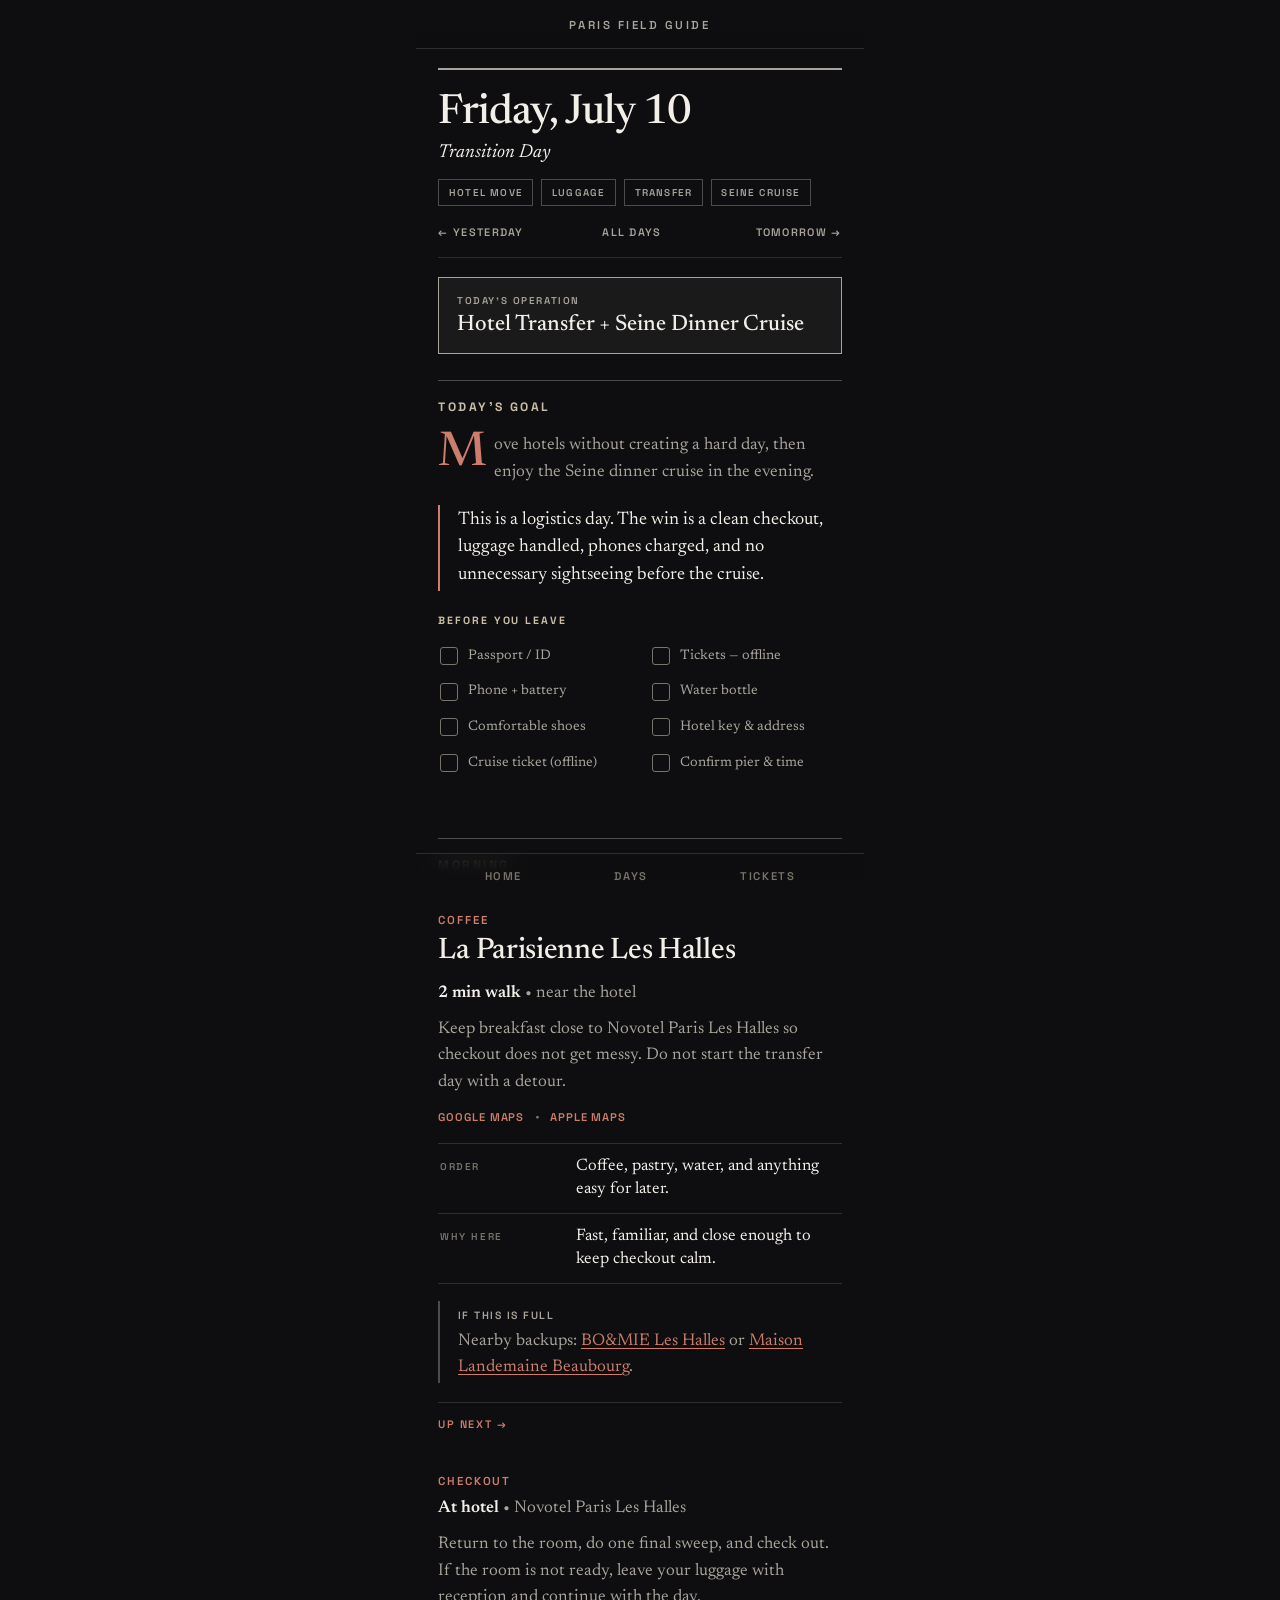
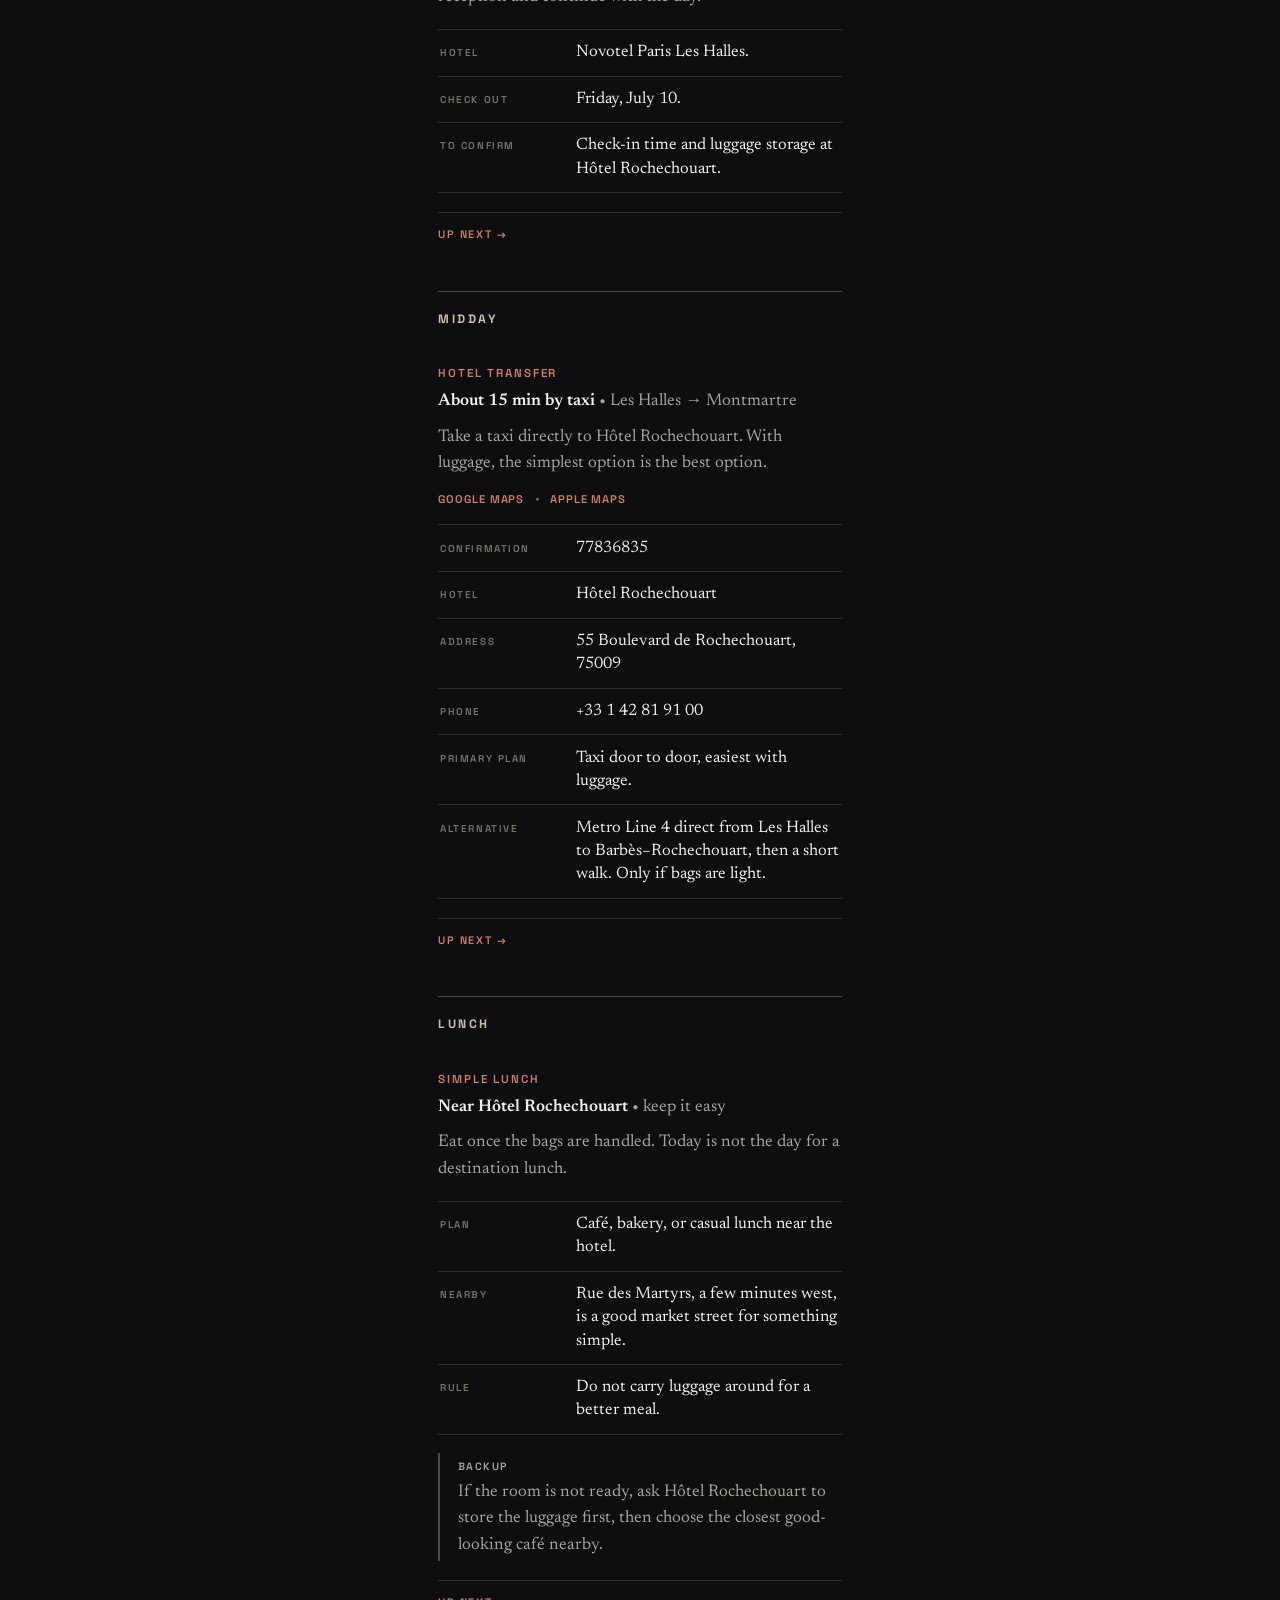
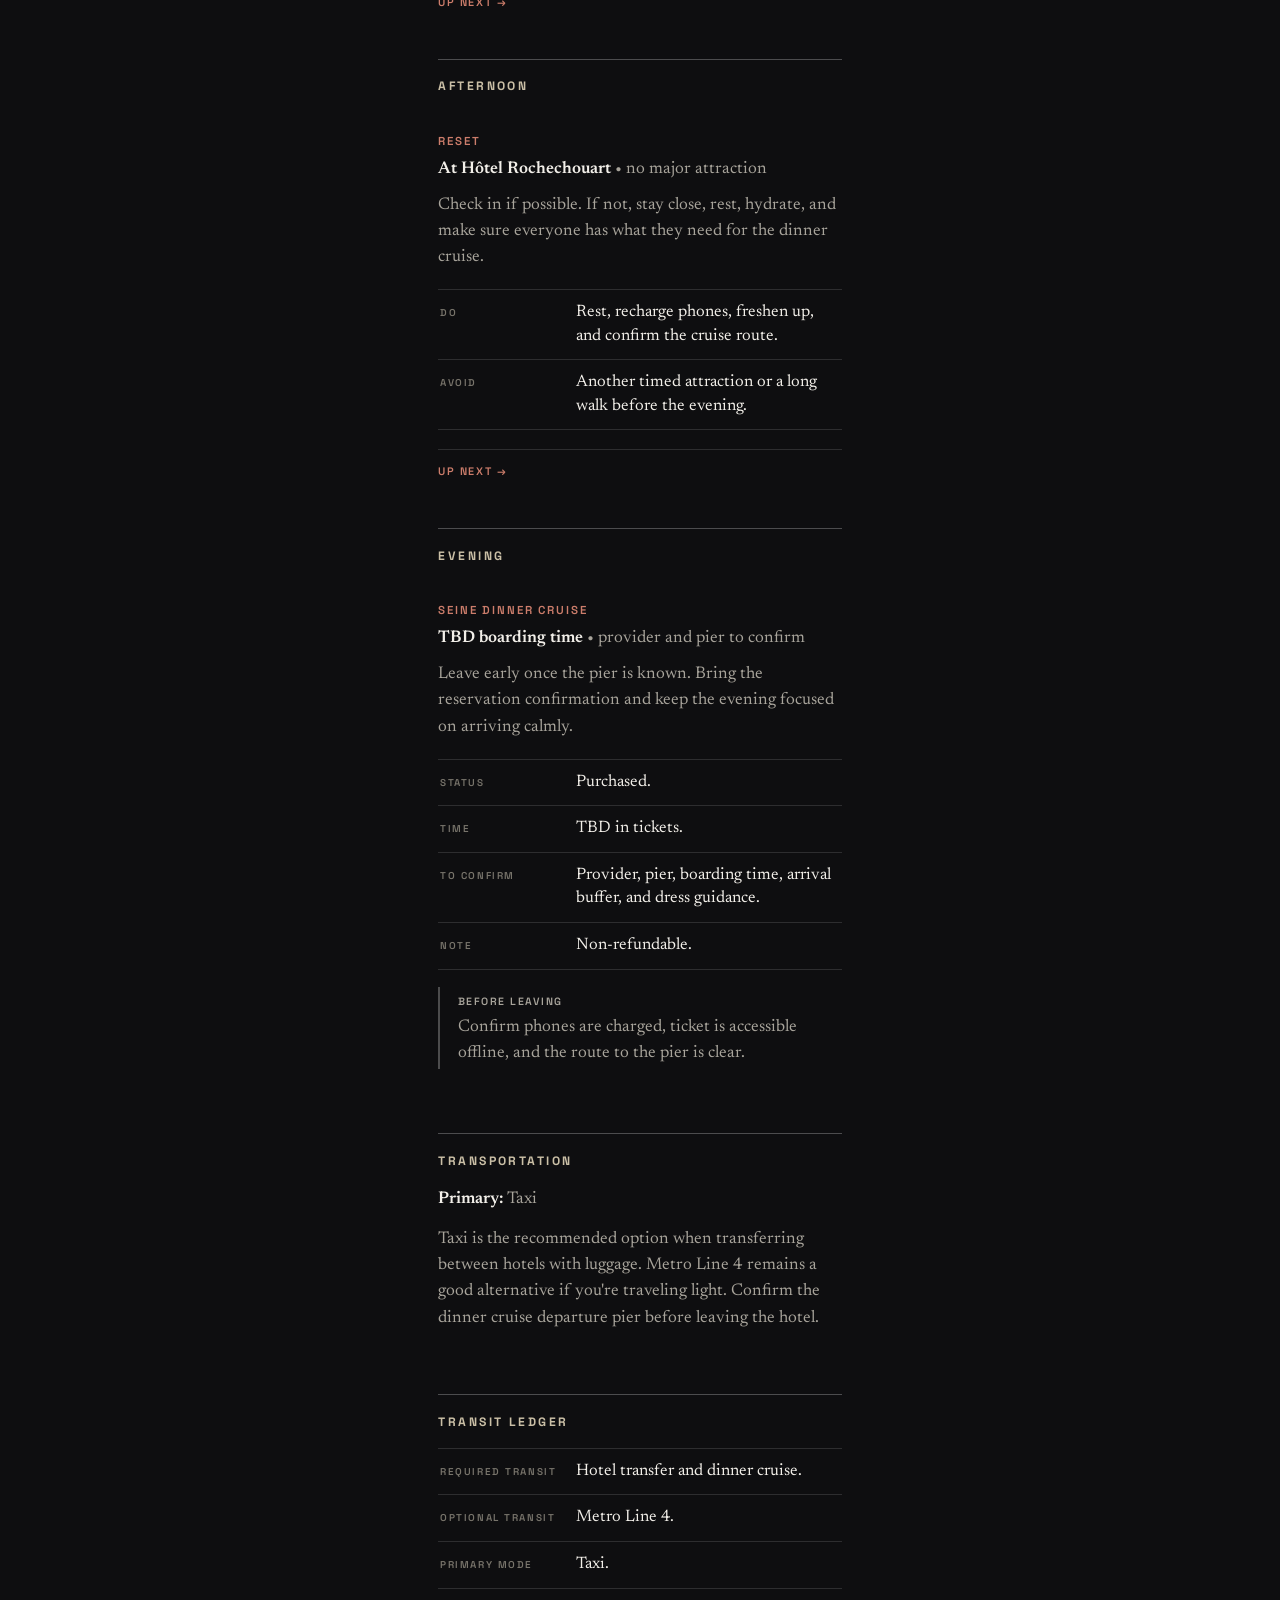
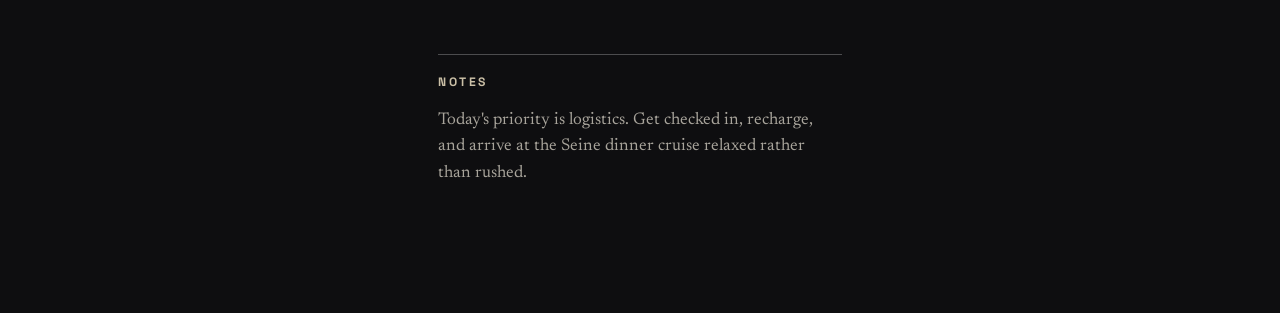
<file: docs/days/2026-07-10.html>
<!doctype html>
<html lang="en">
  <head>
    <meta charset="utf-8">
    <meta name="viewport" content="width=device-width, initial-scale=1">
    <title>Friday, July 10 | Paris Field Guide</title>
    <link rel="stylesheet" href="../assets/css/style.css">
  </head>

  <body>
    <header class="site-header">
      <a class="brand" href="../index.html">Paris Field Guide</a>
    </header>

    <main class="site-main">
<article id="top" class="page is-logistics" data-day-date="2026-07-10">
  <header class="page-header">
    <p class="page-date" data-page-date="2026-07-10">2026-07-10</p>
    <h1>Friday, July 10</h1>
    <p class="page-subtitle">Transition Day</p>
    <div class="day-ops">
      <span>Hotel move</span>
      <span>Luggage</span>
      <span>Transfer</span>
      <span>Seine cruise</span>
    </div>
  </header>

  <nav class="day-nav" aria-label="Day navigation">
    <a href="2026-07-09.html">← Yesterday</a>
    <a href="../index.html#days">All Days</a>
    <a href="2026-07-11.html">Tomorrow →</a>
  </nav>

  <div class="day-anchor">
    <span class="day-anchor-label">Today's Operation</span>
    <strong class="day-anchor-value">Hotel Transfer + Seine Dinner Cruise</strong>
  </div>

  <section class="day-checklist" aria-label="Before you leave">
    <p class="day-checklist-label">Before You Leave</p>
    <ul>
      <li>Passport / ID</li>
      <li>Tickets &mdash; offline</li>
      <li>Phone + battery</li>
      <li>Water bottle</li>
      <li>Comfortable shoes</li>
      <li>Hotel key &amp; address</li>
      <li>Cruise ticket (offline)</li>
      <li>Confirm pier &amp; time</li>
    </ul>
  </section>

  <div class="markdown-body"><h2>Today's Goal</h2>
<p>Move hotels without creating a hard day, then enjoy the Seine dinner cruise in the evening.</p>
<div class="today-callout">
  <span>This is a logistics day. The win is a clean checkout, luggage handled, phones charged, and no unnecessary sightseeing before the cruise.</span>
</div>
<hr />
<h2>Before Leaving the Hotel</h2>
<ul>
<li>Pack completely before leaving the room.</li>
<li>Check drawers, bathroom, safe, chargers, and passports.</li>
<li>Dinner cruise confirmation downloaded and available offline.</li>
<li>Confirm Hôtel Rochechouart check-in time if needed.</li>
<li>Plan to leave luggage with reception if the room is not yet ready.</li>
<li>Confirm cruise provider, pier, boarding time, and dress guidance.</li>
<li>Charge phones and power bank.</li>
</ul>
<hr />
<h2>Morning</h2>
<h3>Coffee</h3>
<h4><a href="https://maps.apple.com/?daddr=La%20Parisienne%2021%20Rue%20des%20Halles%2075001%20Paris&amp;dirflg=w">La Parisienne Les Halles</a></h4>
<div class="field-stop">
<p><strong>2 min walk</strong> • near the hotel</p>
<p>Keep breakfast close to Novotel Paris Les Halles so checkout does not get messy. Do not start the transfer day with a detour.</p>
</div>
<div class="field-nav">
<p><a href="https://www.google.com/maps/dir/?api=1&amp;origin=Novotel+Paris+Les+Halles&amp;destination=La+Parisienne+21+Rue+des+Halles+75001+Paris&amp;travelmode=walking">Google Maps</a>
•
<a href="https://maps.apple.com/?daddr=La%20Parisienne%2021%20Rue%20des%20Halles%2075001%20Paris&amp;dirflg=w">Apple Maps</a></p>
</div>
<div class="field-facts">
<div>
<dt>Order</dt>
<dd>Coffee, pastry, water, and anything easy for later.</dd>
</div>
<div>
<dt>Why Here</dt>
<dd>Fast, familiar, and close enough to keep checkout calm.</dd>
</div>
</div>
<div class="field-notes">
<p><strong>If This Is Full</strong></p>
<p>Nearby backups: <a href="https://www.google.com/maps/dir/?api=1&destination=BO%26MIE+Les+Halles+Paris&travelmode=walking">BO&amp;MIE Les Halles</a> or <a href="https://www.google.com/maps/dir/?api=1&destination=Maison+Landemaine+Beaubourg+Paris&travelmode=walking">Maison Landemaine Beaubourg</a>.</p>
</div>
<div class="field-next">
  <p>Up Next →</p>
</div>
<h3>Checkout</h3>
<div class="field-stop">
<p><strong>At hotel</strong> • Novotel Paris Les Halles</p>
<p>Return to the room, do one final sweep, and check out. If the room is not ready, leave your luggage with reception and continue with the day.</p>
</div>
<div class="field-facts">
<div>
<dt>Hotel</dt>
<dd>Novotel Paris Les Halles.</dd>
</div>
<div>
<dt>Check Out</dt>
<dd>Friday, July 10.</dd>
</div>
<div>
<dt>To Confirm</dt>
<dd>Check-in time and luggage storage at Hôtel Rochechouart.</dd>
</div>
</div>
<div class="field-next">
  <p>Up Next →</p>
</div>
<h2>Midday</h2>
<h3>Hotel Transfer</h3>
<div class="field-stop">
<p><strong>About 15 min by taxi</strong> • Les Halles → Montmartre</p>
<p>Take a taxi directly to Hôtel Rochechouart. With luggage, the simplest option is the best option.</p>
</div>
<div class="field-nav">
<p><a href="https://www.google.com/maps/dir/?api=1&amp;origin=Novotel+Paris+Les+Halles&amp;destination=Hotel+Rochechouart+55+Boulevard+de+Rochechouart+Paris&amp;travelmode=transit">Google Maps</a>
•
<a href="https://maps.apple.com/?saddr=Novotel%20Paris%20Les%20Halles&amp;daddr=Hotel%20Rochechouart%2055%20Boulevard%20de%20Rochechouart%20Paris&amp;dirflg=r">Apple Maps</a></p>
</div>
<div class="field-facts">
<div>
<dt>Confirmation</dt>
<dd>77836835</dd>
</div>
<div>
<dt>Hotel</dt>
<dd>Hôtel Rochechouart</dd>
</div>
<div>
<dt>Address</dt>
<dd>55 Boulevard de Rochechouart, 75009</dd>
</div>
<div>
<dt>Phone</dt>
<dd>+33 1 42 81 91 00</dd>
</div>
<div>
<dt>Primary Plan</dt>
<dd>Taxi door to door, easiest with luggage.</dd>
</div>
<div>
<dt>Alternative</dt>
<dd>Metro Line 4 direct from Les Halles to Barbès–Rochechouart, then a short walk. Only if bags are light.</dd>
</div>
</div>
<div class="field-next">
  <p>Up Next →</p>
</div>
<h2>Lunch</h2>
<h3>Simple Lunch</h3>
<div class="field-stop">
<p><strong>Near Hôtel Rochechouart</strong> • keep it easy</p>
<p>Eat once the bags are handled. Today is not the day for a destination lunch.</p>
</div>
<div class="field-facts">
<div>
<dt>Plan</dt>
<dd>Café, bakery, or casual lunch near the hotel.</dd>
</div>
<div>
<dt>Nearby</dt>
<dd>Rue des Martyrs, a few minutes west, is a good market street for something simple.</dd>
</div>
<div>
<dt>Rule</dt>
<dd>Do not carry luggage around for a better meal.</dd>
</div>
</div>
<div class="field-notes">
<p><strong>Backup</strong></p>
<p>If the room is not ready, ask Hôtel Rochechouart to store the luggage first, then choose the closest good-looking café nearby.</p>
</div>
<div class="field-next">
  <p>Up Next →</p>
</div>
<h2>Afternoon</h2>
<h3>Reset</h3>
<div class="field-stop">
<p><strong>At Hôtel Rochechouart</strong> • no major attraction</p>
<p>Check in if possible. If not, stay close, rest, hydrate, and make sure everyone has what they need for the dinner cruise.</p>
</div>
<div class="field-facts">
<div>
<dt>Do</dt>
<dd>Rest, recharge phones, freshen up, and confirm the cruise route.</dd>
</div>
<div>
<dt>Avoid</dt>
<dd>Another timed attraction or a long walk before the evening.</dd>
</div>
</div>
<div class="field-next">
  <p>Up Next →</p>
</div>
<h2>Evening</h2>
<h3>Seine Dinner Cruise</h3>
<div class="field-stop">
<p><strong>TBD boarding time</strong> • provider and pier to confirm</p>
<p>Leave early once the pier is known. Bring the reservation confirmation and keep the evening focused on arriving calmly.</p>
</div>
<div class="field-facts">
<div>
<dt>Status</dt>
<dd>Purchased.</dd>
</div>
<div>
<dt>Time</dt>
<dd>TBD in tickets.</dd>
</div>
<div>
<dt>To Confirm</dt>
<dd>Provider, pier, boarding time, arrival buffer, and dress guidance.</dd>
</div>
<div>
<dt>Note</dt>
<dd>Non-refundable.</dd>
</div>
</div>
<div class="field-notes">
<p><strong>Before Leaving</strong></p>
<p>Confirm phones are charged, ticket is accessible offline, and the route to the pier is clear.</p>
</div>
<hr />
<h2>Transportation</h2>
<p><strong>Primary:</strong> Taxi</p>
<p>Taxi is the recommended option when transferring between hotels with luggage. Metro Line 4 remains a good alternative if you're traveling light. Confirm the dinner cruise departure pier before leaving the hotel.</p>
<hr />
<h2>Transit Ledger</h2>
<div class="field-facts">
<div>
<dt>Required Transit</dt>
<dd>Hotel transfer and dinner cruise.</dd>
</div>
<div>
<dt>Optional Transit</dt>
<dd>Metro Line 4.</dd>
</div>
<div>
<dt>Primary Mode</dt>
<dd>Taxi.</dd>
</div>
</div>
<hr />
<h2>Notes</h2>
<p>Today's priority is logistics. Get checked in, recharge, and arrive at the Seine dinner cruise relaxed rather than rushed.</p>
</div>
</article>
<script>
  // Dateline — format, or drop when the title already spells out the date
  (function () {
    var el = document.querySelector(".page-date[data-page-date]");
    if (!el) return;
    var d = new Date(el.getAttribute("data-page-date") + "T00:00:00");
    if (isNaN(d.getTime())) return;
    var title = (document.querySelector(".page-header h1") || {}).textContent || "";
    var mLong = d.toLocaleDateString("en-GB", { month: "long" });
    var wLong = d.toLocaleDateString("en-GB", { weekday: "long" });
    if (title.indexOf(wLong) !== -1 ||
        (title.indexOf(mLong) !== -1 && new RegExp("\\b" + d.getDate() + "\\b").test(title))) {
      el.remove();
      return;
    }
    var wd = d.toLocaleDateString("en-GB", { weekday: "short" });
    var mo = d.toLocaleDateString("en-GB", { month: "short" });
    el.textContent = wd + " \u00b7 " + d.getDate() + " " + mo + " " + d.getFullYear();
  })();

  // Consolidate: drop the redundant in-body "Before Leaving the Hotel" section
  // and move the standard checklist to sit under "Today's Goal".
  (function () {
    var md = document.querySelector(".markdown-body");
    var cl = document.querySelector(".day-checklist");
    if (!md) return;
    md.querySelectorAll("h2").forEach(function (h) {
      if (h.textContent.trim().toLowerCase() !== "before leaving the hotel") return;
      var n = h.nextElementSibling;
      var kill = [h];
      while (n && n.tagName !== "UL") { kill.push(n); n = n.nextElementSibling; }
      if (n) {
        kill.push(n);
        if (n.nextElementSibling && n.nextElementSibling.tagName === "HR") kill.push(n.nextElementSibling);
      }
      kill.forEach(function (x) { x.remove(); });
    });
    if (cl) {
      var firstHr = md.querySelector("hr");
      if (firstHr) md.insertBefore(cl, firstHr);
      else md.insertBefore(cl, md.firstChild);
    }
  })();

  // "Before You Leave" — tappable, remembered per day
  (function () {
    var list = document.querySelector(".day-checklist ul");
    var art = document.querySelector("[data-day-date]");
    if (!list || !art) return;
    var key = "checklist:" + art.getAttribute("data-day-date");
    var saved = {};
    try { saved = JSON.parse(localStorage.getItem(key) || "{}"); } catch (e) {}
    list.querySelectorAll("li").forEach(function (li, i) {
      if (saved[i]) li.classList.add("checked");
      li.setAttribute("role", "button");
      li.setAttribute("tabindex", "0");
      function toggle() {
        li.classList.toggle("checked");
        saved[i] = li.classList.contains("checked");
        try { localStorage.setItem(key, JSON.stringify(saved)); } catch (e) {}
      }
      li.addEventListener("click", toggle);
      li.addEventListener("keydown", function (e) {
        if (e.key === "Enter" || e.key === " ") { e.preventDefault(); toggle(); }
      });
    });
  })();
</script>
    </main>

    <nav class="bottom-nav" aria-label="Bottom navigation">
      <a href="../index.html"
>
        <span>Home</span>
      </a>

      <a href="../index.html#days"
>
        <span>Days</span>
      </a>

      <a href="../index.html#tickets"
>
        <span>Tickets</span>
      </a>
    </nav>
  </body>
</html>
</file>
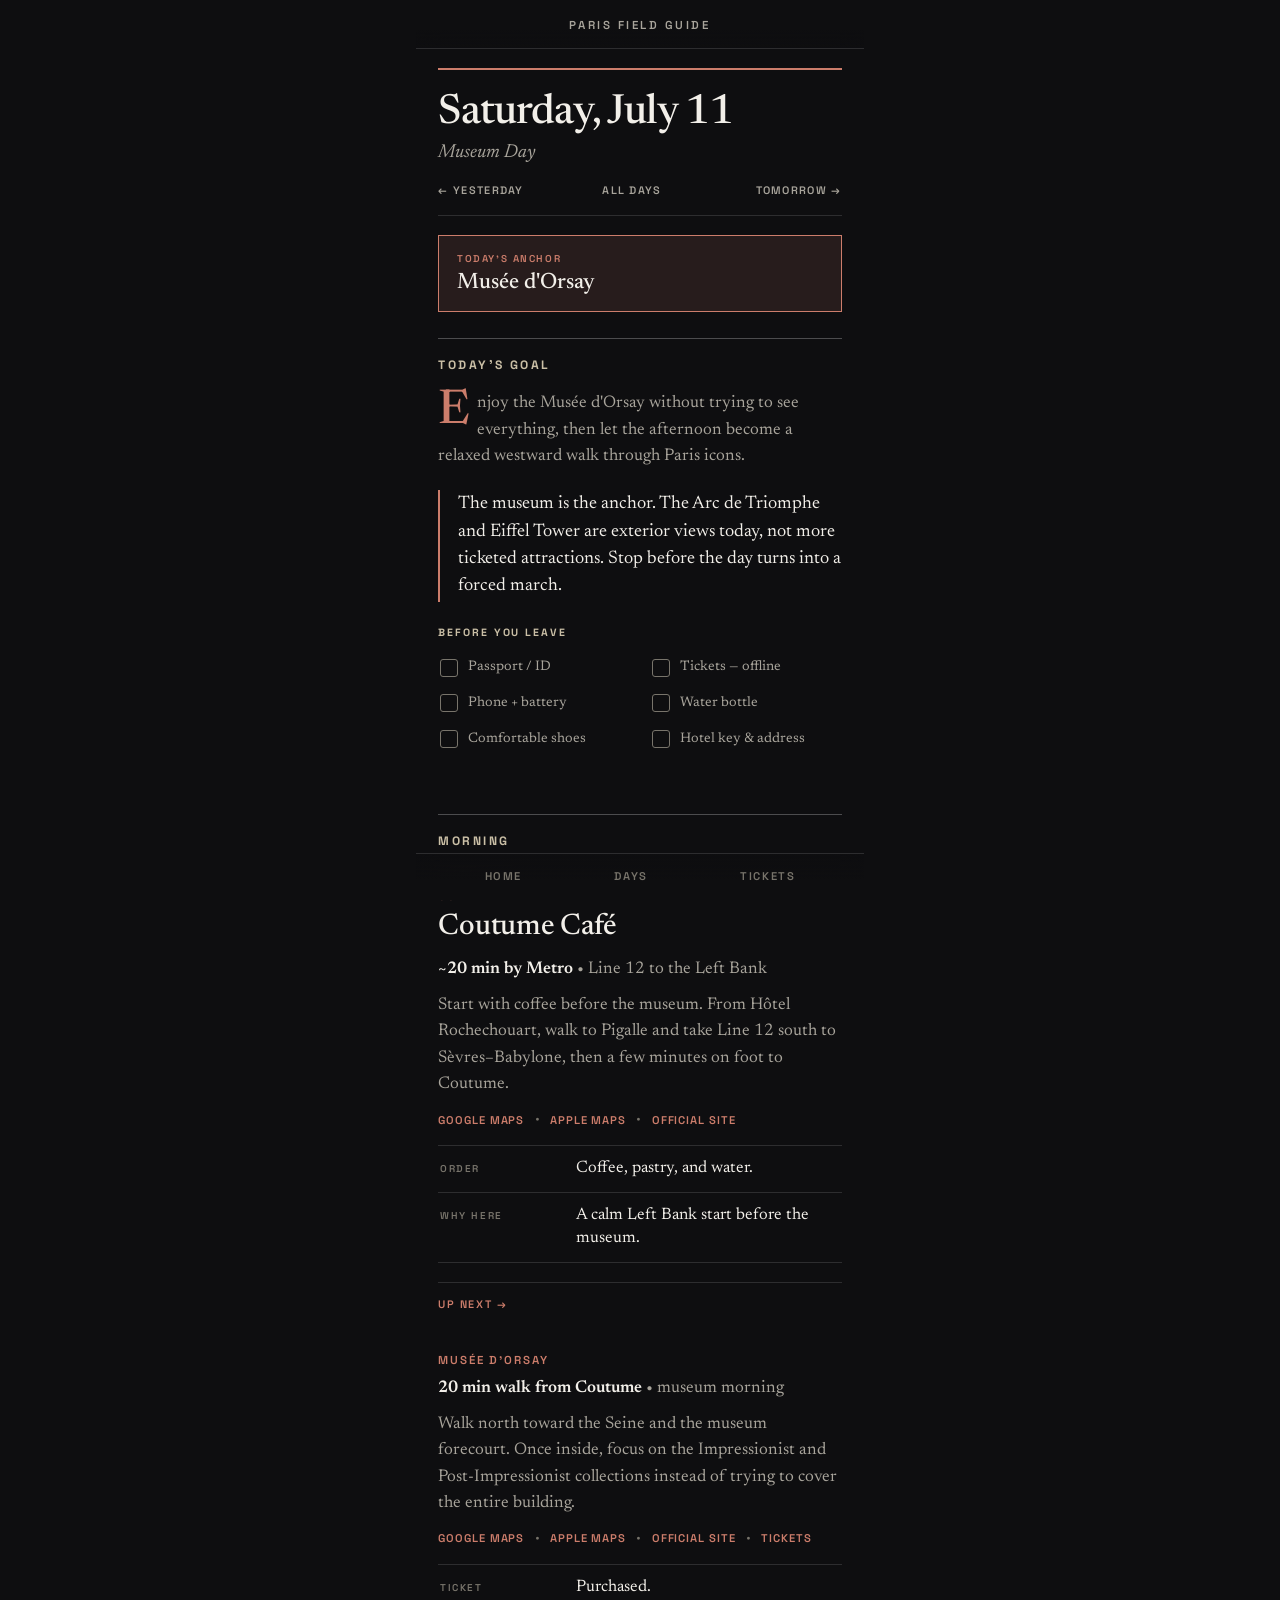
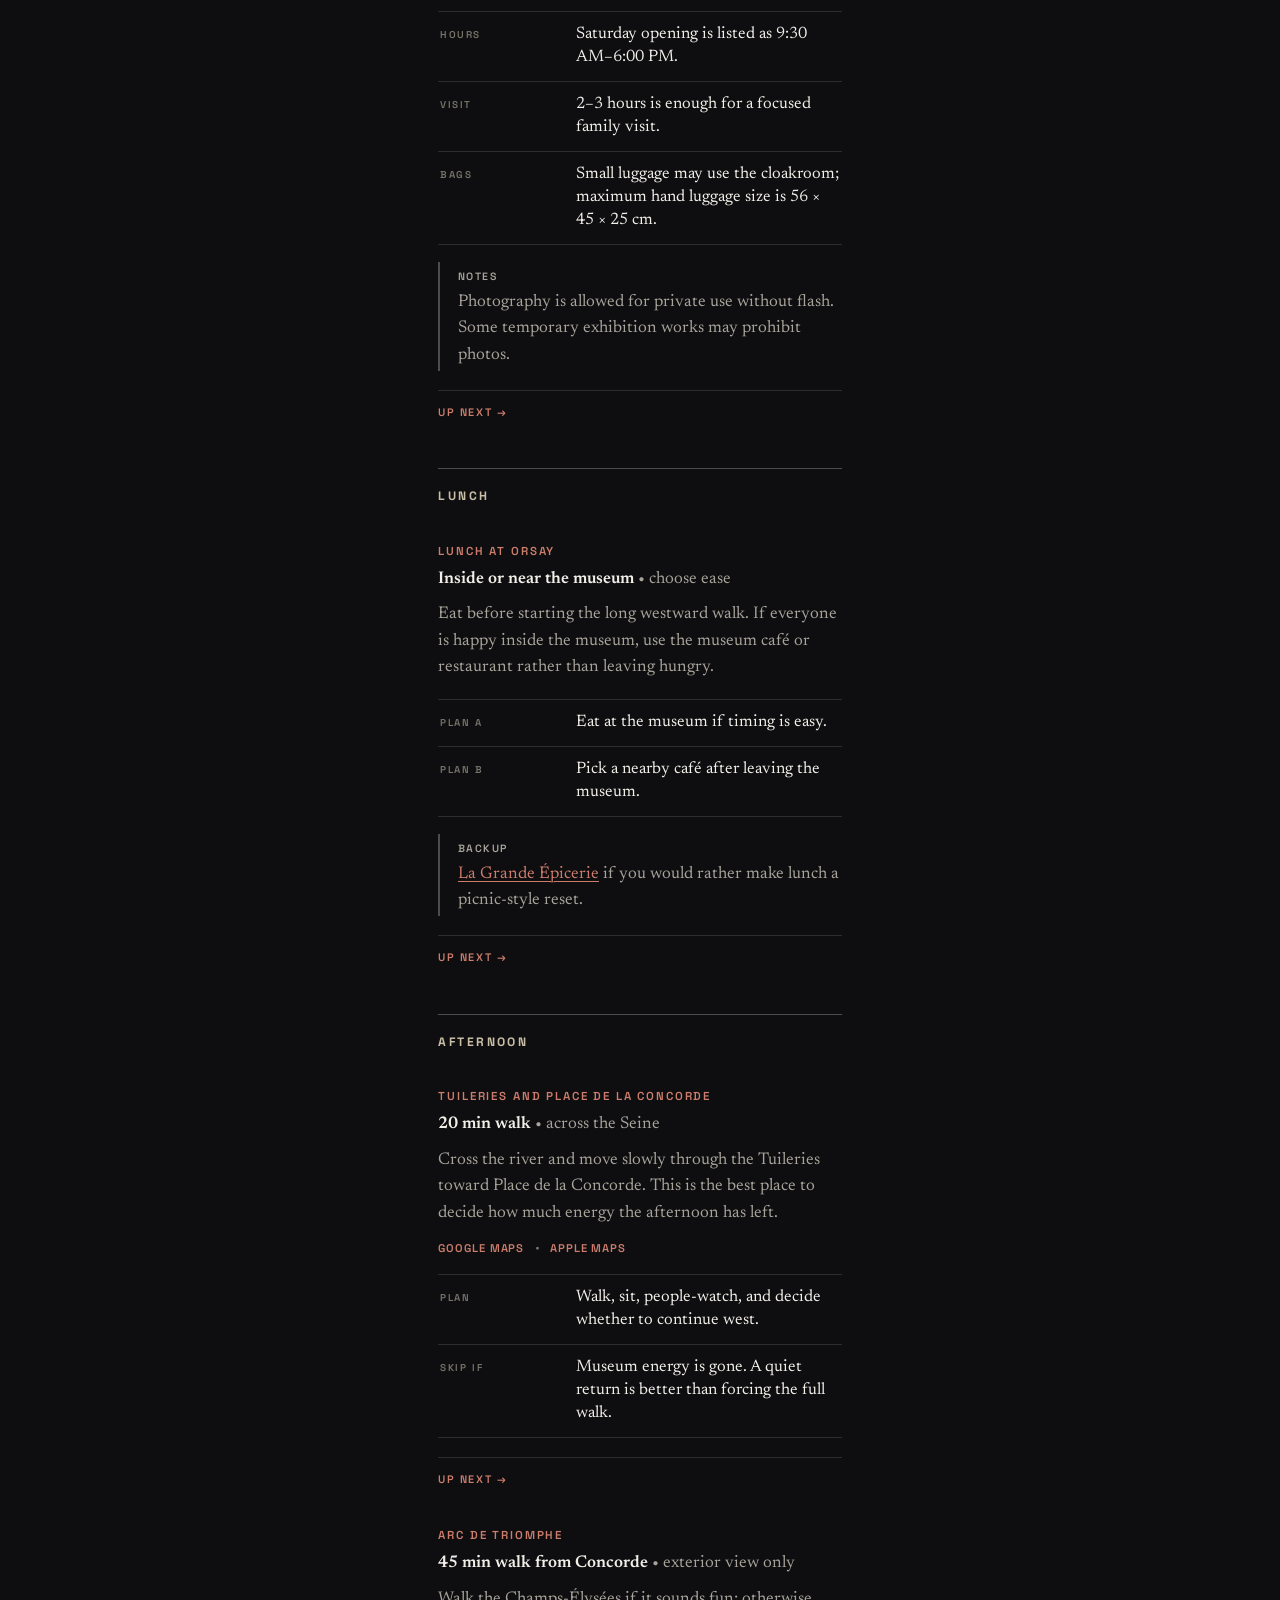
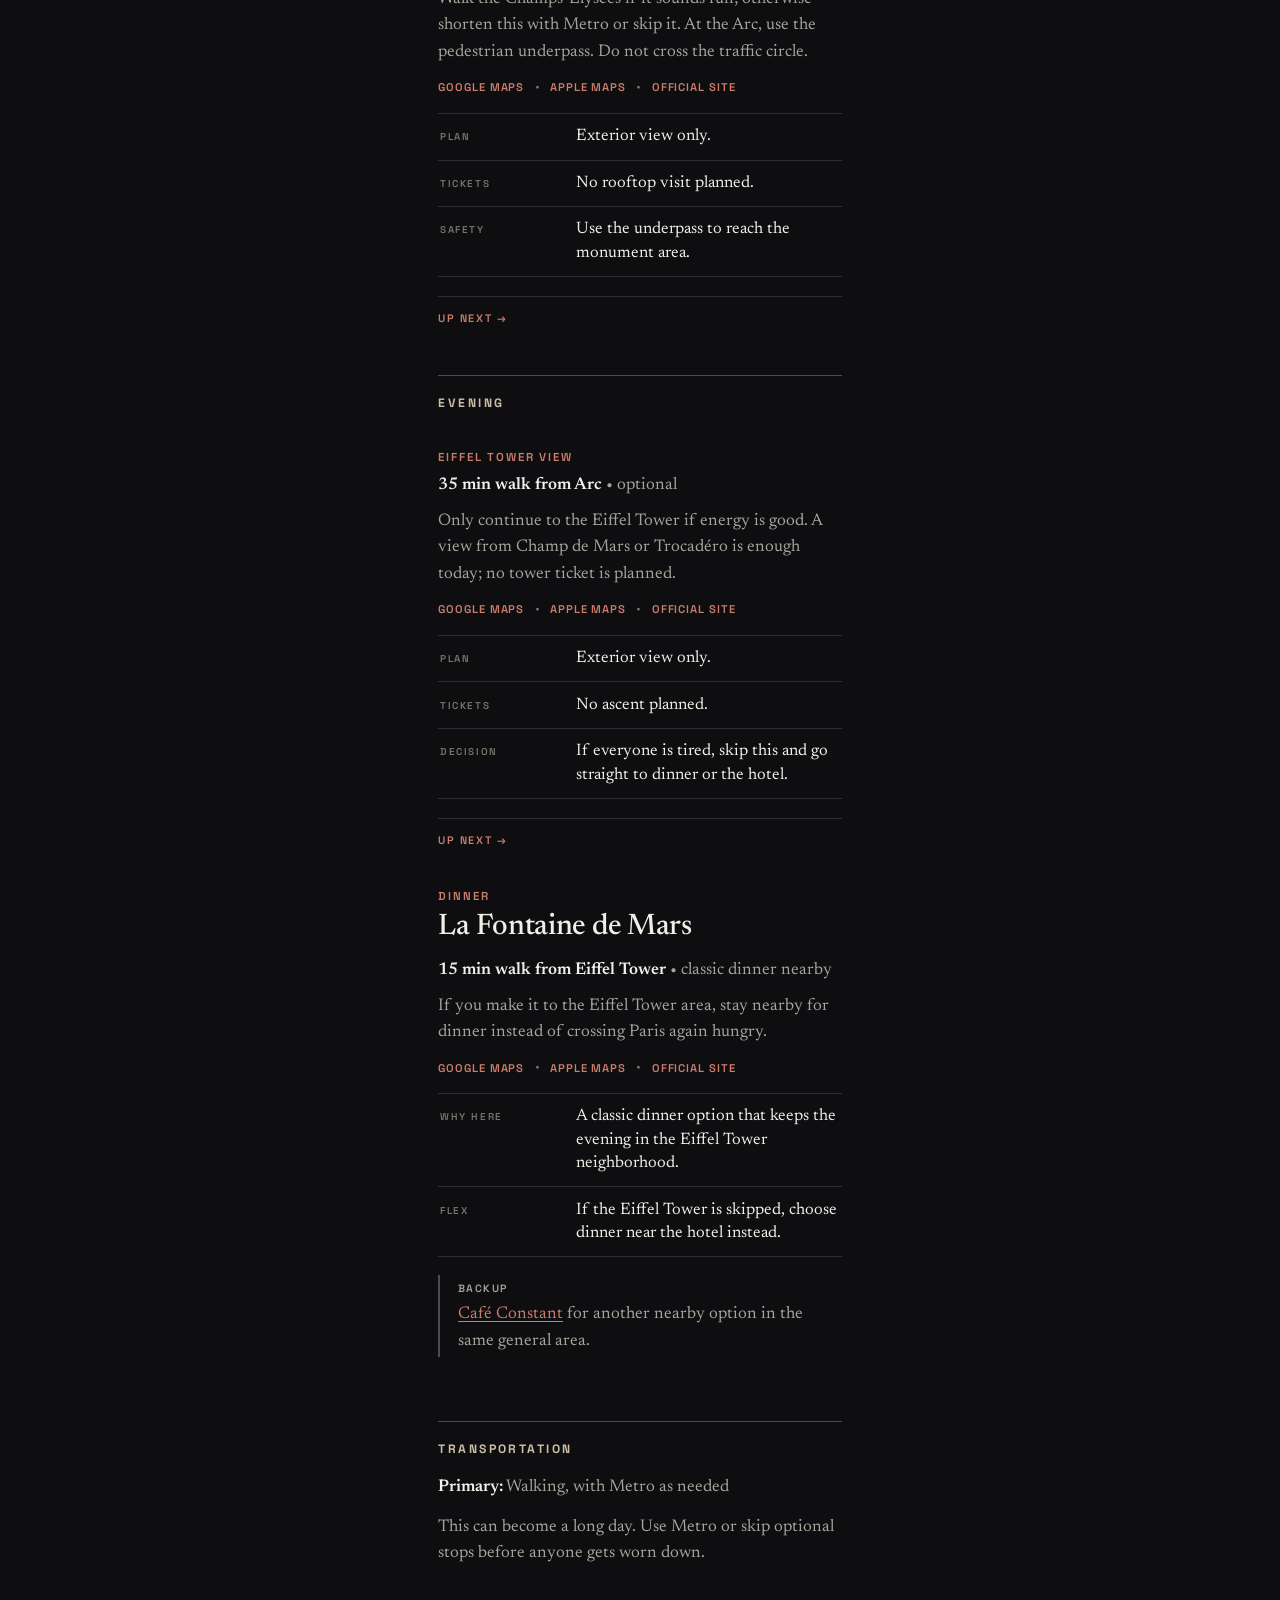
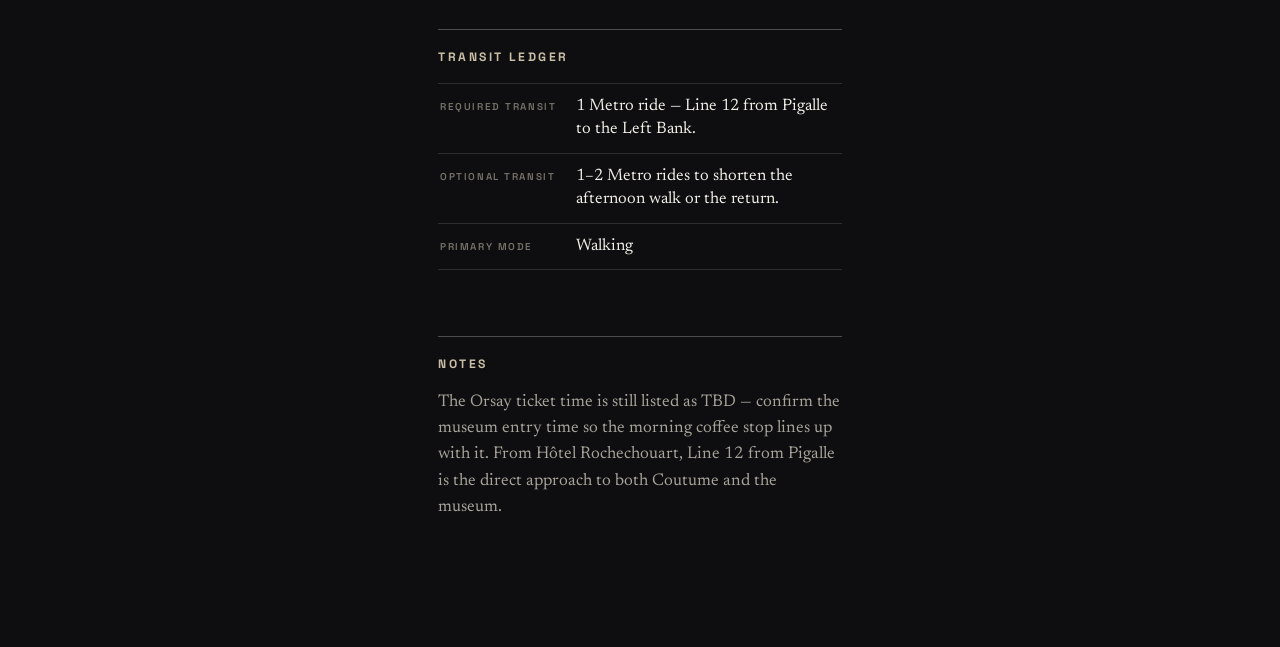
<file: docs/days/2026-07-11.html>
<!doctype html>
<html lang="en">
  <head>
    <meta charset="utf-8">
    <meta name="viewport" content="width=device-width, initial-scale=1">
    <title>Saturday, July 11 | Paris Field Guide</title>
    <link rel="stylesheet" href="../assets/css/style.css">
  </head>

  <body>
    <header class="site-header">
      <a class="brand" href="../index.html">Paris Field Guide</a>
    </header>

    <main class="site-main">
<article id="top" class="page" data-day-date="2026-07-11">
  <header class="page-header">
    <p class="page-date" data-page-date="2026-07-11">2026-07-11</p>
    <h1>Saturday, July 11</h1>
    <p class="page-subtitle">Museum Day</p>
  </header>

  <nav class="day-nav" aria-label="Day navigation">
    <a href="2026-07-10.html">← Yesterday</a>
    <a href="../index.html#days">All Days</a>
    <a href="2026-07-12.html">Tomorrow →</a>
  </nav>

  <div class="day-anchor">
    <span class="day-anchor-label">Today's Anchor</span>
    <strong class="day-anchor-value">Musée d&#39;Orsay</strong>
  </div>

  <section class="day-checklist" aria-label="Before you leave">
    <p class="day-checklist-label">Before You Leave</p>
    <ul>
      <li>Passport / ID</li>
      <li>Tickets &mdash; offline</li>
      <li>Phone + battery</li>
      <li>Water bottle</li>
      <li>Comfortable shoes</li>
      <li>Hotel key &amp; address</li>
    </ul>
  </section>

  <div class="markdown-body"><h2>Today's Goal</h2>
<p>Enjoy the Musée d'Orsay without trying to see everything, then let the afternoon become a relaxed westward walk through Paris icons.</p>
<div class="today-callout">
  <span>The museum is the anchor. The Arc de Triomphe and Eiffel Tower are exterior views today, not more ticketed attractions. Stop before the day turns into a forced march.</span>
</div>
<hr />
<h2>Before Leaving the Hotel</h2>
<ul>
<li>Musée d'Orsay ticket downloaded and accessible offline.</li>
<li>Comfortable walking shoes.</li>
<li>Water.</li>
<li>Phone fully charged.</li>
<li>Light bag only.</li>
<li>From Hôtel Rochechouart, Line 12 from Pigalle runs straight down to the Left Bank and the museum.</li>
</ul>
<hr />
<h2>Morning</h2>
<h3>Coffee</h3>
<h4><a href="https://maps.apple.com/?daddr=Coutume%20Cafe%2047%20Rue%20de%20Babylone%20Paris&amp;dirflg=w">Coutume Café</a></h4>
<div class="field-stop">
<p><strong>~20 min by Metro</strong> • Line 12 to the Left Bank</p>
<p>Start with coffee before the museum. From Hôtel Rochechouart, walk to Pigalle and take Line 12 south to Sèvres–Babylone, then a few minutes on foot to Coutume.</p>
</div>
<div class="field-nav">
<p><a href="https://www.google.com/maps/dir/?api=1&amp;origin=Hotel+Rochechouart+55+Boulevard+de+Rochechouart+Paris&amp;destination=Coutume+Cafe+47+Rue+de+Babylone+Paris&amp;travelmode=transit">Google Maps</a>
•
<a href="https://maps.apple.com/?saddr=Hotel%20Rochechouart%2055%20Boulevard%20de%20Rochechouart%20Paris&amp;daddr=Coutume%20Cafe%2047%20Rue%20de%20Babylone%20Paris&amp;dirflg=r">Apple Maps</a>
•
<a href="https://coutumecafe.com/" target="_blank" rel="noopener noreferrer">Official Site</a></p>
</div>
<div class="field-facts">
<div>
<dt>Order</dt>
<dd>Coffee, pastry, and water.</dd>
</div>
<div>
<dt>Why Here</dt>
<dd>A calm Left Bank start before the museum.</dd>
</div>
</div>
<div class="field-next">
  <p>Up Next →</p>
</div>
<h3>Musée d'Orsay</h3>
<div class="field-stop">
<p><strong>20 min walk from Coutume</strong> • museum morning</p>
<p>Walk north toward the Seine and the museum forecourt. Once inside, focus on the Impressionist and Post-Impressionist collections instead of trying to cover the entire building.</p>
</div>
<div class="field-nav">
<p><a href="https://www.google.com/maps/dir/?api=1&amp;origin=Coutume+Cafe+47+Rue+de+Babylone+Paris&amp;destination=Musee+d'Orsay+Paris&amp;travelmode=walking">Google Maps</a>
•
<a href="https://maps.apple.com/?saddr=Coutume%20Cafe%2047%20Rue%20de%20Babylone%20Paris&amp;daddr=Musee%20d'Orsay%20Paris&amp;dirflg=w">Apple Maps</a>
•
<a href="https://www.musee-orsay.fr/en" target="_blank" rel="noopener noreferrer">Official Site</a>
•
<a href="https://billetterie.musee-orsay.fr/" target="_blank" rel="noopener noreferrer">Tickets</a></p>
</div>
<div class="field-facts">
<div>
<dt>Ticket</dt>
<dd>Purchased.</dd>
</div>
<div>
<dt>Hours</dt>
<dd>Saturday opening is listed as 9:30 AM–6:00 PM.</dd>
</div>
<div>
<dt>Visit</dt>
<dd>2–3 hours is enough for a focused family visit.</dd>
</div>
<div>
<dt>Bags</dt>
<dd>Small luggage may use the cloakroom; maximum hand luggage size is 56 × 45 × 25 cm.</dd>
</div>
</div>
<div class="field-notes">
<p><strong>Notes</strong></p>
<p>Photography is allowed for private use without flash. Some temporary exhibition works may prohibit photos.</p>
</div>
<div class="field-next">
  <p>Up Next →</p>
</div>
<h2>Lunch</h2>
<h3>Lunch at Orsay</h3>
<div class="field-stop">
<p><strong>Inside or near the museum</strong> • choose ease</p>
<p>Eat before starting the long westward walk. If everyone is happy inside the museum, use the museum café or restaurant rather than leaving hungry.</p>
</div>
<div class="field-facts">
<div>
<dt>Plan A</dt>
<dd>Eat at the museum if timing is easy.</dd>
</div>
<div>
<dt>Plan B</dt>
<dd>Pick a nearby café after leaving the museum.</dd>
</div>
</div>
<div class="field-notes">
<p><strong>Backup</strong></p>
<p><a href="https://www.google.com/maps/dir/?api=1&destination=La+Grande+Epicerie+38+Rue+de+Sevres+Paris&travelmode=walking">La Grande Épicerie</a> if you would rather make lunch a picnic-style reset.</p>
</div>
<div class="field-next">
  <p>Up Next →</p>
</div>
<h2>Afternoon</h2>
<h3>Tuileries and Place de la Concorde</h3>
<div class="field-stop">
<p><strong>20 min walk</strong> • across the Seine</p>
<p>Cross the river and move slowly through the Tuileries toward Place de la Concorde. This is the best place to decide how much energy the afternoon has left.</p>
</div>
<div class="field-nav">
<p><a href="https://www.google.com/maps/dir/?api=1&amp;origin=Musee+d'Orsay+Paris&amp;destination=Place+de+la+Concorde+Paris&amp;travelmode=walking">Google Maps</a>
•
<a href="https://maps.apple.com/?saddr=Musee%20d'Orsay%20Paris&amp;daddr=Place%20de%20la%20Concorde%20Paris&amp;dirflg=w">Apple Maps</a></p>
</div>
<div class="field-facts">
<div>
<dt>Plan</dt>
<dd>Walk, sit, people-watch, and decide whether to continue west.</dd>
</div>
<div>
<dt>Skip If</dt>
<dd>Museum energy is gone. A quiet return is better than forcing the full walk.</dd>
</div>
</div>
<div class="field-next">
  <p>Up Next →</p>
</div>
<h3>Arc de Triomphe</h3>
<div class="field-stop">
<p><strong>45 min walk from Concorde</strong> • exterior view only</p>
<p>Walk the Champs-Élysées if it sounds fun; otherwise shorten this with Metro or skip it. At the Arc, use the pedestrian underpass. Do not cross the traffic circle.</p>
</div>
<div class="field-nav">
<p><a href="https://www.google.com/maps/dir/?api=1&amp;origin=Place+de+la+Concorde+Paris&amp;destination=Arc+de+Triomphe+Paris&amp;travelmode=walking">Google Maps</a>
•
<a href="https://maps.apple.com/?saddr=Place%20de%20la%20Concorde%20Paris&amp;daddr=Arc%20de%20Triomphe%20Paris&amp;dirflg=w">Apple Maps</a>
•
<a href="https://www.paris-arc-de-triomphe.fr/en" target="_blank" rel="noopener noreferrer">Official Site</a></p>
</div>
<div class="field-facts">
<div>
<dt>Plan</dt>
<dd>Exterior view only.</dd>
</div>
<div>
<dt>Tickets</dt>
<dd>No rooftop visit planned.</dd>
</div>
<div>
<dt>Safety</dt>
<dd>Use the underpass to reach the monument area.</dd>
</div>
</div>
<div class="field-next">
  <p>Up Next →</p>
</div>
<h2>Evening</h2>
<h3>Eiffel Tower View</h3>
<div class="field-stop">
<p><strong>35 min walk from Arc</strong> • optional</p>
<p>Only continue to the Eiffel Tower if energy is good. A view from Champ de Mars or Trocadéro is enough today; no tower ticket is planned.</p>
</div>
<div class="field-nav">
<p><a href="https://www.google.com/maps/dir/?api=1&amp;origin=Arc+de+Triomphe+Paris&amp;destination=Eiffel+Tower+Paris&amp;travelmode=walking">Google Maps</a>
•
<a href="https://maps.apple.com/?saddr=Arc%20de%20Triomphe%20Paris&amp;daddr=Eiffel%20Tower%20Paris&amp;dirflg=w">Apple Maps</a>
•
<a href="https://www.toureiffel.paris/en" target="_blank" rel="noopener noreferrer">Official Site</a></p>
</div>
<div class="field-facts">
<div>
<dt>Plan</dt>
<dd>Exterior view only.</dd>
</div>
<div>
<dt>Tickets</dt>
<dd>No ascent planned.</dd>
</div>
<div>
<dt>Decision</dt>
<dd>If everyone is tired, skip this and go straight to dinner or the hotel.</dd>
</div>
</div>
<div class="field-next">
  <p>Up Next →</p>
</div>
<h3>Dinner</h3>
<h4><a href="https://maps.apple.com/?daddr=La%20Fontaine%20de%20Mars%20Paris&amp;dirflg=w">La Fontaine de Mars</a></h4>
<div class="field-stop">
<p><strong>15 min walk from Eiffel Tower</strong> • classic dinner nearby</p>
<p>If you make it to the Eiffel Tower area, stay nearby for dinner instead of crossing Paris again hungry.</p>
</div>
<div class="field-nav">
<p><a href="https://www.google.com/maps/dir/?api=1&amp;origin=Eiffel+Tower+Paris&amp;destination=La+Fontaine+de+Mars+Paris&amp;travelmode=walking">Google Maps</a>
•
<a href="https://maps.apple.com/?saddr=Eiffel%20Tower%20Paris&amp;daddr=La%20Fontaine%20de%20Mars%20Paris&amp;dirflg=w">Apple Maps</a>
•
<a href="https://www.fontainedemars.com/" target="_blank" rel="noopener noreferrer">Official Site</a></p>
</div>
<div class="field-facts">
<div>
<dt>Why Here</dt>
<dd>A classic dinner option that keeps the evening in the Eiffel Tower neighborhood.</dd>
</div>
<div>
<dt>Flex</dt>
<dd>If the Eiffel Tower is skipped, choose dinner near the hotel instead.</dd>
</div>
</div>
<div class="field-notes">
<p><strong>Backup</strong></p>
<p><a href="https://www.google.com/maps/dir/?api=1&destination=Cafe+Constant+Paris&travelmode=walking">Café Constant</a> for another nearby option in the same general area.</p>
</div>
<hr />
<h2>Transportation</h2>
<p><strong>Primary:</strong> Walking, with Metro as needed</p>
<p>This can become a long day. Use Metro or skip optional stops before anyone gets worn down.</p>
<hr />
<h2>Transit Ledger</h2>
<div class="field-facts">
<div>
<dt>Required Transit</dt>
<dd>1 Metro ride — Line 12 from Pigalle to the Left Bank.</dd>
</div>
<div>
<dt>Optional Transit</dt>
<dd>1–2 Metro rides to shorten the afternoon walk or the return.</dd>
</div>
<div>
<dt>Primary Mode</dt>
<dd>Walking</dd>
</div>
</div>
<hr />
<h2>Notes</h2>
<p>The Orsay ticket time is still listed as TBD — confirm the museum entry time so the morning coffee stop lines up with it. From Hôtel Rochechouart, Line 12 from Pigalle is the direct approach to both Coutume and the museum.</p>
</div>
</article>
<script>
  // Dateline — format, or drop when the title already spells out the date
  (function () {
    var el = document.querySelector(".page-date[data-page-date]");
    if (!el) return;
    var d = new Date(el.getAttribute("data-page-date") + "T00:00:00");
    if (isNaN(d.getTime())) return;
    var title = (document.querySelector(".page-header h1") || {}).textContent || "";
    var mLong = d.toLocaleDateString("en-GB", { month: "long" });
    var wLong = d.toLocaleDateString("en-GB", { weekday: "long" });
    if (title.indexOf(wLong) !== -1 ||
        (title.indexOf(mLong) !== -1 && new RegExp("\\b" + d.getDate() + "\\b").test(title))) {
      el.remove();
      return;
    }
    var wd = d.toLocaleDateString("en-GB", { weekday: "short" });
    var mo = d.toLocaleDateString("en-GB", { month: "short" });
    el.textContent = wd + " \u00b7 " + d.getDate() + " " + mo + " " + d.getFullYear();
  })();

  // Consolidate: drop the redundant in-body "Before Leaving the Hotel" section
  // and move the standard checklist to sit under "Today's Goal".
  (function () {
    var md = document.querySelector(".markdown-body");
    var cl = document.querySelector(".day-checklist");
    if (!md) return;
    md.querySelectorAll("h2").forEach(function (h) {
      if (h.textContent.trim().toLowerCase() !== "before leaving the hotel") return;
      var n = h.nextElementSibling;
      var kill = [h];
      while (n && n.tagName !== "UL") { kill.push(n); n = n.nextElementSibling; }
      if (n) {
        kill.push(n);
        if (n.nextElementSibling && n.nextElementSibling.tagName === "HR") kill.push(n.nextElementSibling);
      }
      kill.forEach(function (x) { x.remove(); });
    });
    if (cl) {
      var firstHr = md.querySelector("hr");
      if (firstHr) md.insertBefore(cl, firstHr);
      else md.insertBefore(cl, md.firstChild);
    }
  })();

  // "Before You Leave" — tappable, remembered per day
  (function () {
    var list = document.querySelector(".day-checklist ul");
    var art = document.querySelector("[data-day-date]");
    if (!list || !art) return;
    var key = "checklist:" + art.getAttribute("data-day-date");
    var saved = {};
    try { saved = JSON.parse(localStorage.getItem(key) || "{}"); } catch (e) {}
    list.querySelectorAll("li").forEach(function (li, i) {
      if (saved[i]) li.classList.add("checked");
      li.setAttribute("role", "button");
      li.setAttribute("tabindex", "0");
      function toggle() {
        li.classList.toggle("checked");
        saved[i] = li.classList.contains("checked");
        try { localStorage.setItem(key, JSON.stringify(saved)); } catch (e) {}
      }
      li.addEventListener("click", toggle);
      li.addEventListener("keydown", function (e) {
        if (e.key === "Enter" || e.key === " ") { e.preventDefault(); toggle(); }
      });
    });
  })();
</script>
    </main>

    <nav class="bottom-nav" aria-label="Bottom navigation">
      <a href="../index.html"
>
        <span>Home</span>
      </a>

      <a href="../index.html#days"
>
        <span>Days</span>
      </a>

      <a href="../index.html#tickets"
>
        <span>Tickets</span>
      </a>
    </nav>
  </body>
</html>
</file>
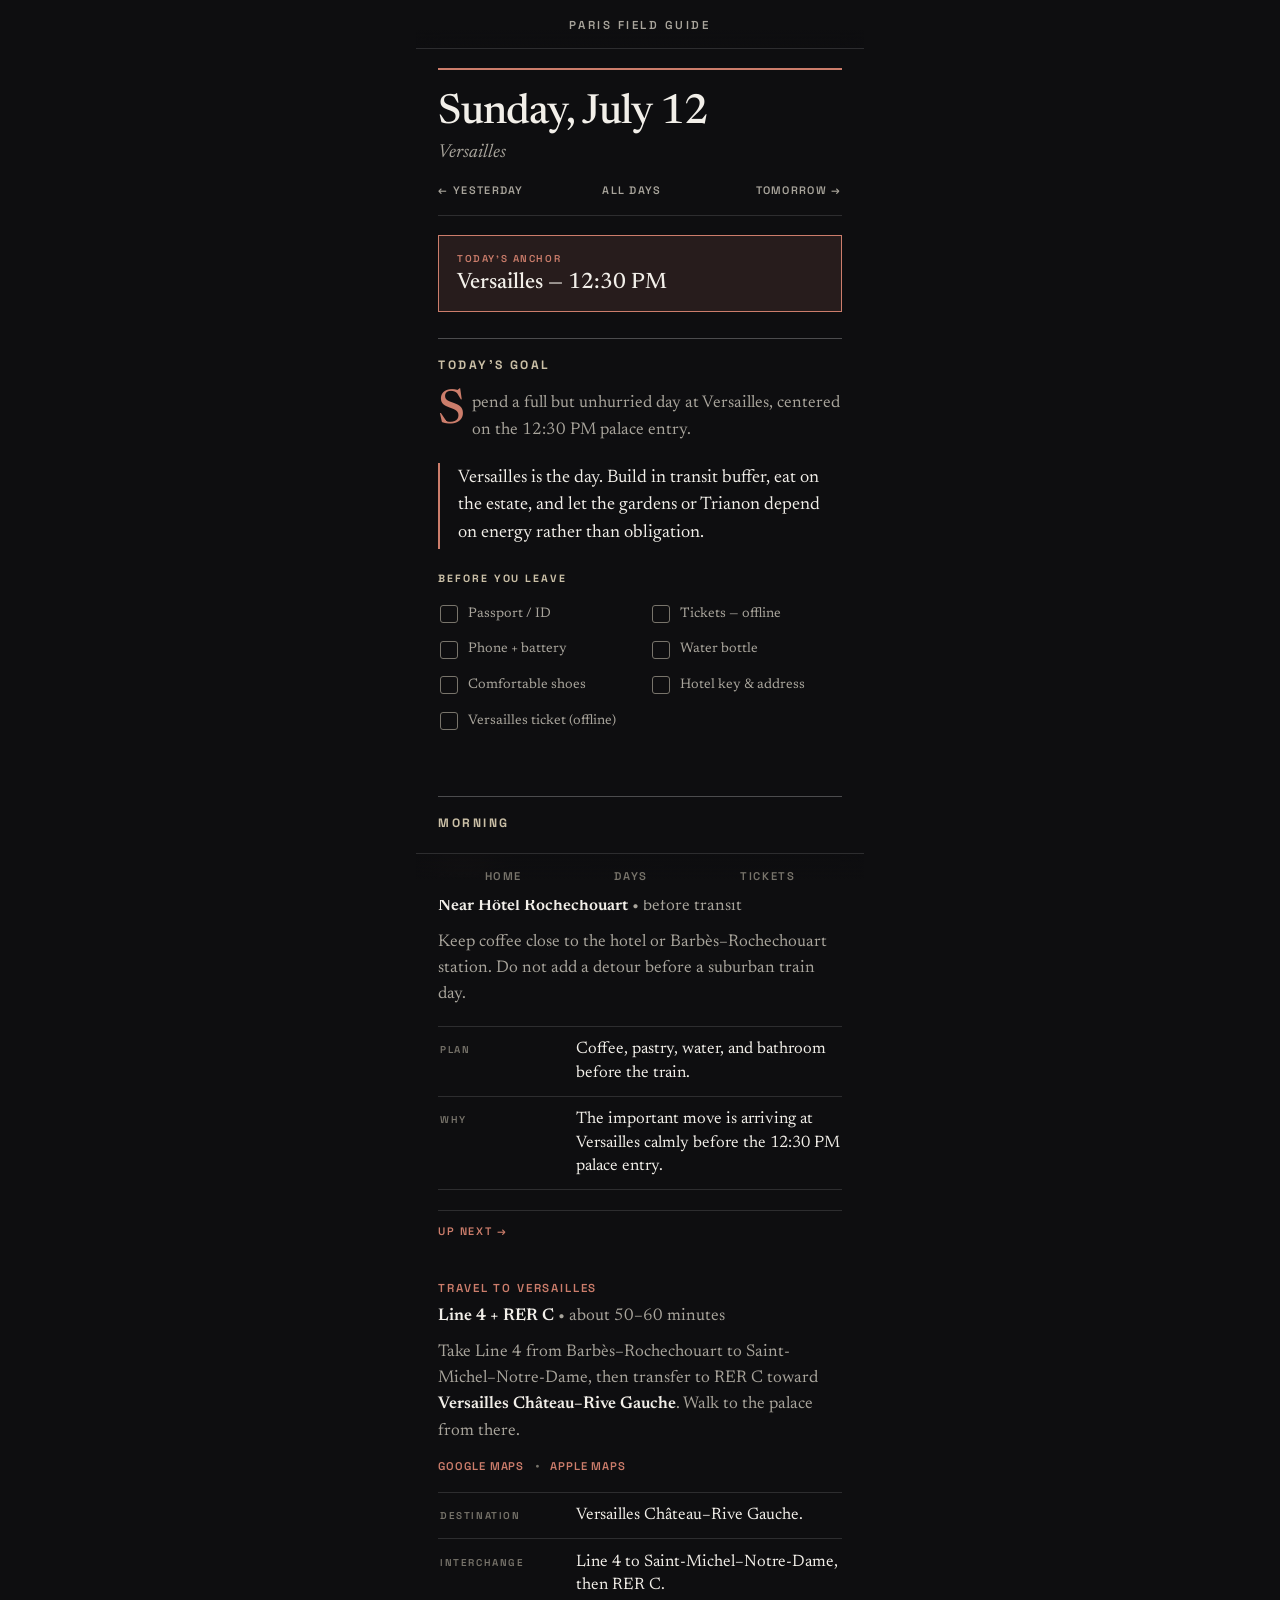
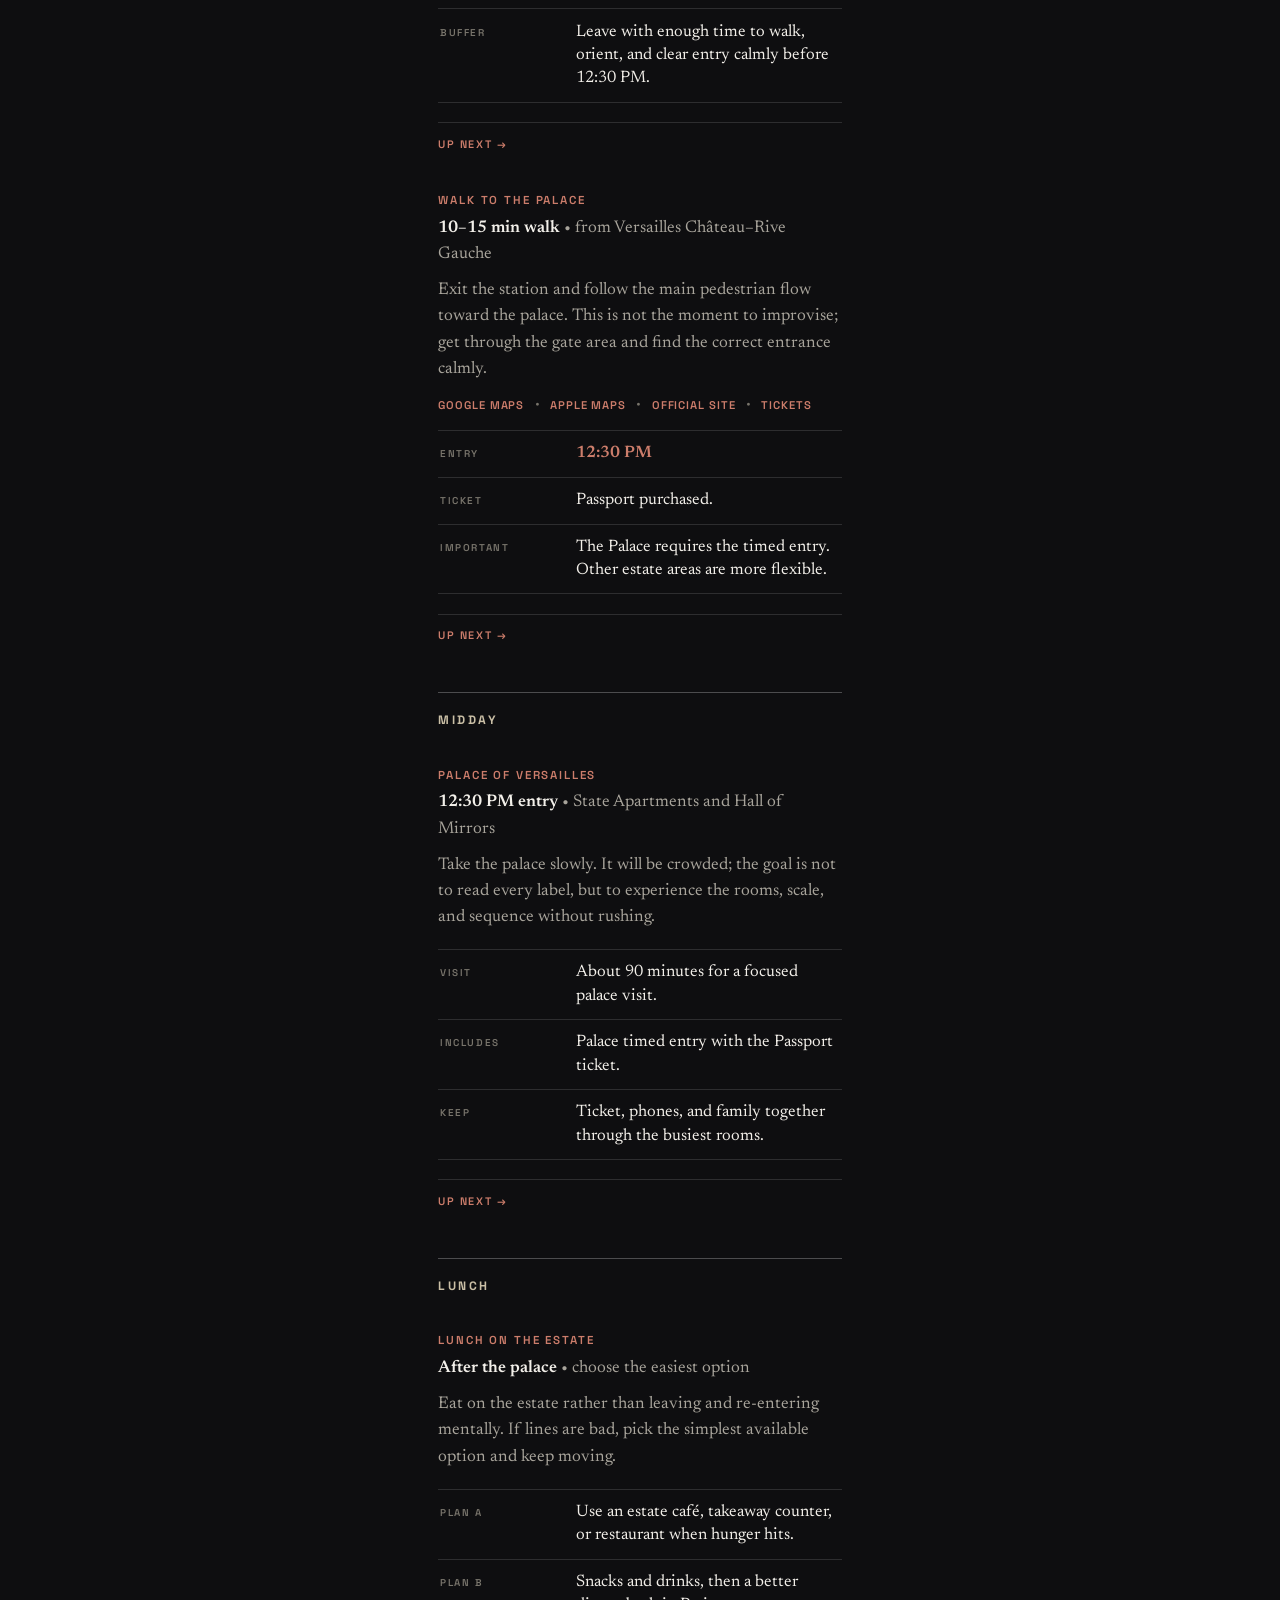
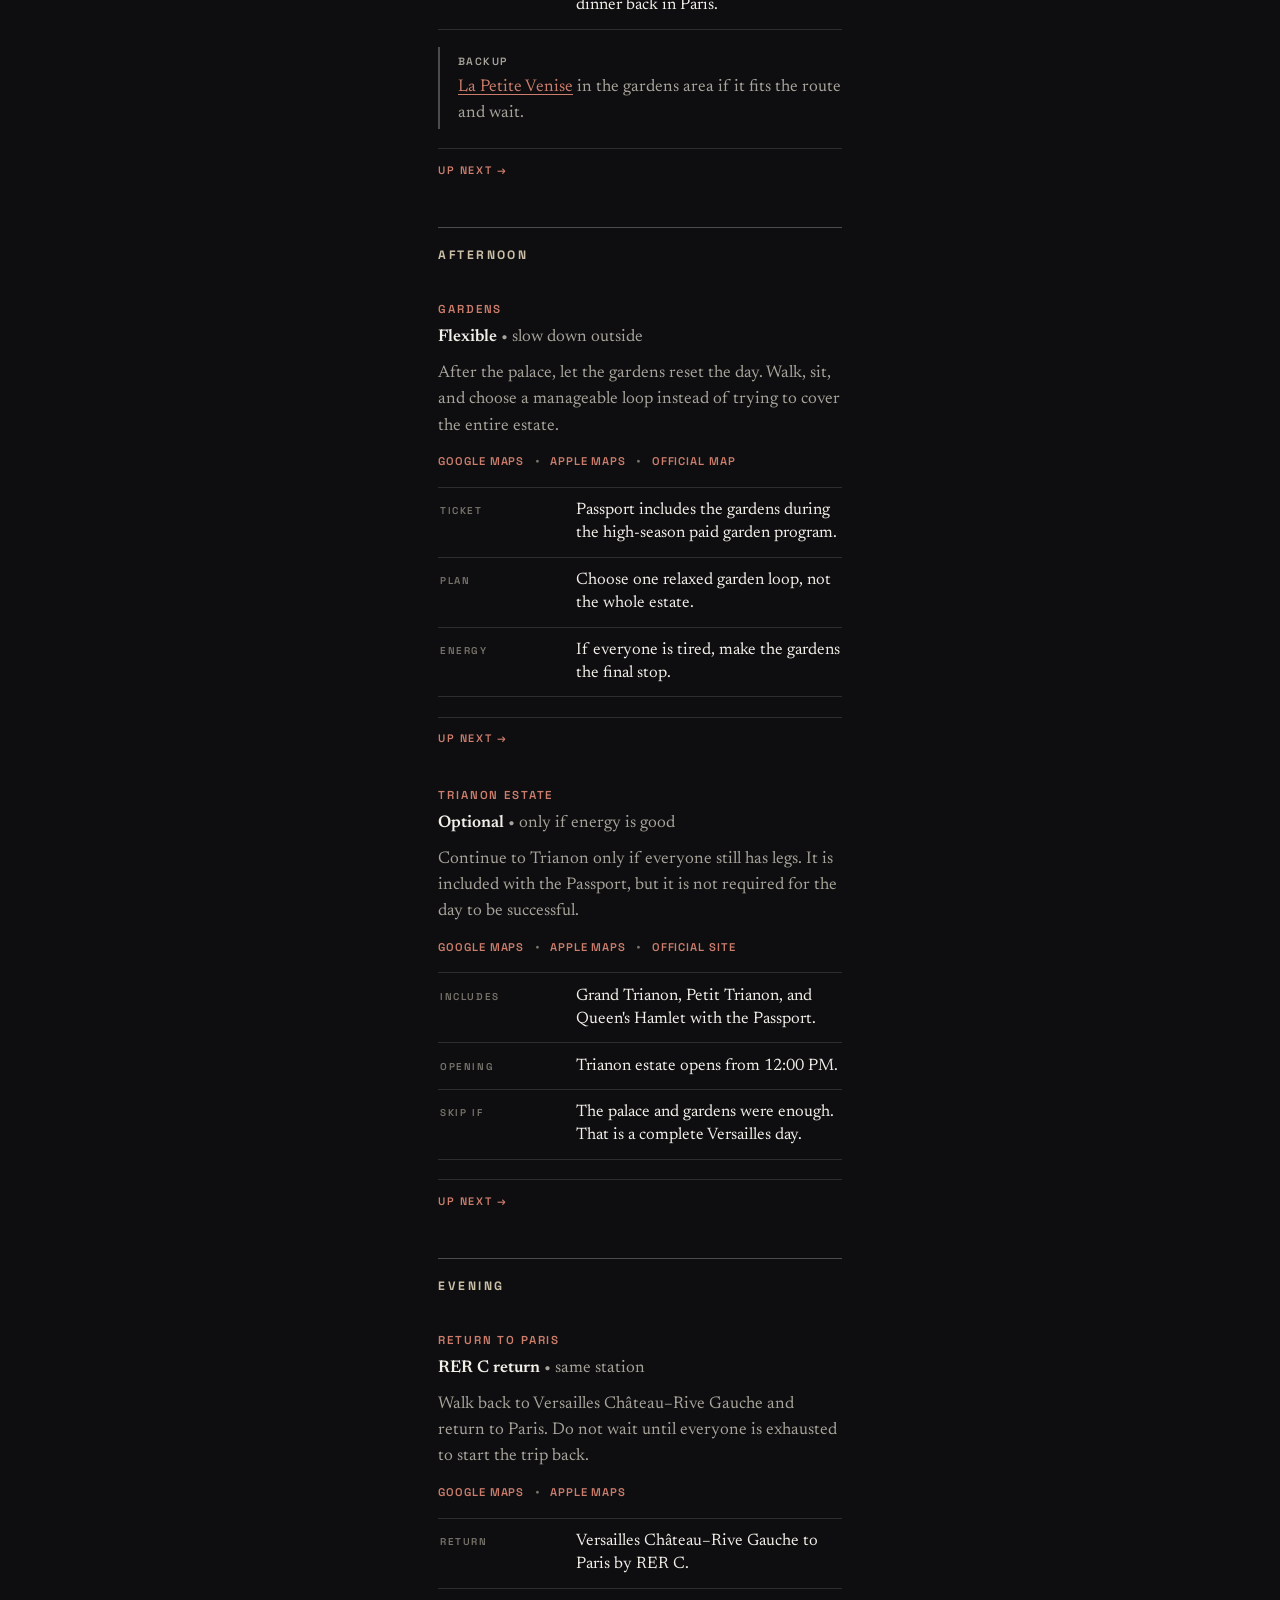
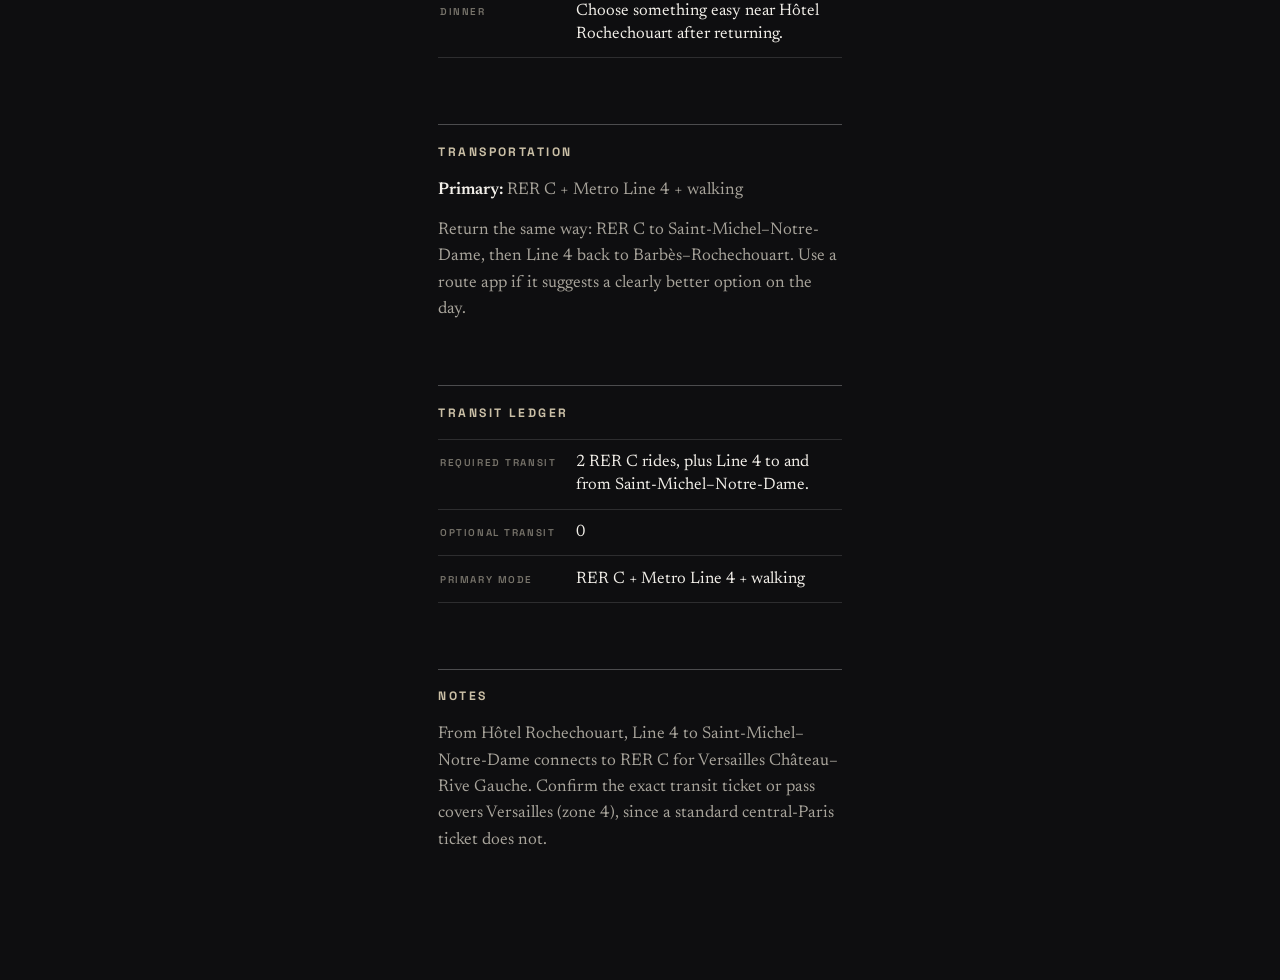
<file: docs/days/2026-07-12.html>
<!doctype html>
<html lang="en">
  <head>
    <meta charset="utf-8">
    <meta name="viewport" content="width=device-width, initial-scale=1">
    <title>Sunday, July 12 | Paris Field Guide</title>
    <link rel="stylesheet" href="../assets/css/style.css">
  </head>

  <body>
    <header class="site-header">
      <a class="brand" href="../index.html">Paris Field Guide</a>
    </header>

    <main class="site-main">
<article id="top" class="page" data-day-date="2026-07-12">
  <header class="page-header">
    <p class="page-date" data-page-date="2026-07-12">2026-07-12</p>
    <h1>Sunday, July 12</h1>
    <p class="page-subtitle">Versailles</p>
  </header>

  <nav class="day-nav" aria-label="Day navigation">
    <a href="2026-07-11.html">← Yesterday</a>
    <a href="../index.html#days">All Days</a>
    <a href="2026-07-13.html">Tomorrow →</a>
  </nav>

  <div class="day-anchor">
    <span class="day-anchor-label">Today's Anchor</span>
    <strong class="day-anchor-value">Versailles — 12:30 PM</strong>
  </div>

  <section class="day-checklist" aria-label="Before you leave">
    <p class="day-checklist-label">Before You Leave</p>
    <ul>
      <li>Passport / ID</li>
      <li>Tickets &mdash; offline</li>
      <li>Phone + battery</li>
      <li>Water bottle</li>
      <li>Comfortable shoes</li>
      <li>Hotel key &amp; address</li>
      <li>Versailles ticket (offline)</li>
    </ul>
  </section>

  <div class="markdown-body"><h2>Today's Goal</h2>
<p>Spend a full but unhurried day at Versailles, centered on the 12:30 PM palace entry.</p>
<div class="today-callout">
  <span>Versailles is the day. Build in transit buffer, eat on the estate, and let the gardens or Trianon depend on energy rather than obligation.</span>
</div>
<hr />
<h2>Before Leaving the Hotel</h2>
<ul>
<li>Passport ticket downloaded and accessible offline.</li>
<li>Phone fully charged.</li>
<li>Power bank.</li>
<li>Comfortable walking shoes.</li>
<li>Water.</li>
<li>Light bag only.</li>
<li>Route: Line 4 from Barbès–Rochechouart to Saint-Michel–Notre-Dame, then RER C to Versailles Château–Rive Gauche.</li>
<li>Confirm the transit ticket covers Versailles (zone 4), not just central Paris.</li>
</ul>
<hr />
<h2>Morning</h2>
<h3>Coffee</h3>
<div class="field-stop">
<p><strong>Near Hôtel Rochechouart</strong> • before transit</p>
<p>Keep coffee close to the hotel or Barbès–Rochechouart station. Do not add a detour before a suburban train day.</p>
</div>
<div class="field-facts">
<div>
<dt>Plan</dt>
<dd>Coffee, pastry, water, and bathroom before the train.</dd>
</div>
<div>
<dt>Why</dt>
<dd>The important move is arriving at Versailles calmly before the 12:30 PM palace entry.</dd>
</div>
</div>
<div class="field-next">
  <p>Up Next →</p>
</div>
<h3>Travel to Versailles</h3>
<div class="field-stop">
<p><strong>Line 4 + RER C</strong> • about 50–60 minutes</p>
<p>Take Line 4 from Barbès–Rochechouart to Saint-Michel–Notre-Dame, then transfer to RER C toward <strong>Versailles Château–Rive Gauche</strong>. Walk to the palace from there.</p>
</div>
<div class="field-nav">
<p><a href="https://www.google.com/maps/dir/?api=1&amp;origin=Hotel+Rochechouart+55+Boulevard+de+Rochechouart+Paris&amp;destination=Versailles+Chateau+Rive+Gauche+Station&amp;travelmode=transit">Google Maps</a>
•
<a href="https://maps.apple.com/?saddr=Hotel%20Rochechouart%2055%20Boulevard%20de%20Rochechouart%20Paris&amp;daddr=Versailles%20Chateau%20Rive%20Gauche%20Station&amp;dirflg=r">Apple Maps</a></p>
</div>
<div class="field-facts">
<div>
<dt>Destination</dt>
<dd>Versailles Château–Rive Gauche.</dd>
</div>
<div>
<dt>Interchange</dt>
<dd>Line 4 to Saint-Michel–Notre-Dame, then RER C.</dd>
</div>
<div>
<dt>Buffer</dt>
<dd>Leave with enough time to walk, orient, and clear entry calmly before 12:30 PM.</dd>
</div>
</div>
<div class="field-next">
  <p>Up Next →</p>
</div>
<h3>Walk to the Palace</h3>
<div class="field-stop">
<p><strong>10–15 min walk</strong> • from Versailles Château–Rive Gauche</p>
<p>Exit the station and follow the main pedestrian flow toward the palace. This is not the moment to improvise; get through the gate area and find the correct entrance calmly.</p>
</div>
<div class="field-nav">
<p><a href="https://www.google.com/maps/dir/?api=1&amp;origin=Versailles+Chateau+Rive+Gauche+Station&amp;destination=Palace+of+Versailles&amp;travelmode=walking">Google Maps</a>
•
<a href="https://maps.apple.com/?saddr=Versailles%20Chateau%20Rive%20Gauche%20Station&amp;daddr=Palace%20of%20Versailles&amp;dirflg=w">Apple Maps</a>
•
<a href="https://en.chateauversailles.fr/" target="_blank" rel="noopener noreferrer">Official Site</a>
•
<a href="https://billetterie.chateauversailles.fr/" target="_blank" rel="noopener noreferrer">Tickets</a></p>
</div>
<div class="field-facts">
<div>
<dt>Entry</dt>
<dd><strong>12:30 PM</strong></dd>
</div>
<div>
<dt>Ticket</dt>
<dd>Passport purchased.</dd>
</div>
<div>
<dt>Important</dt>
<dd>The Palace requires the timed entry. Other estate areas are more flexible.</dd>
</div>
</div>
<div class="field-next">
  <p>Up Next →</p>
</div>
<h2>Midday</h2>
<h3>Palace of Versailles</h3>
<div class="field-stop">
<p><strong>12:30 PM entry</strong> • State Apartments and Hall of Mirrors</p>
<p>Take the palace slowly. It will be crowded; the goal is not to read every label, but to experience the rooms, scale, and sequence without rushing.</p>
</div>
<div class="field-facts">
<div>
<dt>Visit</dt>
<dd>About 90 minutes for a focused palace visit.</dd>
</div>
<div>
<dt>Includes</dt>
<dd>Palace timed entry with the Passport ticket.</dd>
</div>
<div>
<dt>Keep</dt>
<dd>Ticket, phones, and family together through the busiest rooms.</dd>
</div>
</div>
<div class="field-next">
  <p>Up Next →</p>
</div>
<h2>Lunch</h2>
<h3>Lunch on the Estate</h3>
<div class="field-stop">
<p><strong>After the palace</strong> • choose the easiest option</p>
<p>Eat on the estate rather than leaving and re-entering mentally. If lines are bad, pick the simplest available option and keep moving.</p>
</div>
<div class="field-facts">
<div>
<dt>Plan A</dt>
<dd>Use an estate café, takeaway counter, or restaurant when hunger hits.</dd>
</div>
<div>
<dt>Plan B</dt>
<dd>Snacks and drinks, then a better dinner back in Paris.</dd>
</div>
</div>
<div class="field-notes">
<p><strong>Backup</strong></p>
<p><a href="https://www.google.com/maps/dir/?api=1&destination=La+Petite+Venise+Versailles&travelmode=walking">La Petite Venise</a> in the gardens area if it fits the route and wait.</p>
</div>
<div class="field-next">
  <p>Up Next →</p>
</div>
<h2>Afternoon</h2>
<h3>Gardens</h3>
<div class="field-stop">
<p><strong>Flexible</strong> • slow down outside</p>
<p>After the palace, let the gardens reset the day. Walk, sit, and choose a manageable loop instead of trying to cover the entire estate.</p>
</div>
<div class="field-nav">
<p><a href="https://www.google.com/maps/dir/?api=1&amp;origin=Palace+of+Versailles&amp;destination=Gardens+of+Versailles&amp;travelmode=walking">Google Maps</a>
•
<a href="https://maps.apple.com/?saddr=Palace%20of%20Versailles&amp;daddr=Gardens%20of%20Versailles&amp;dirflg=w">Apple Maps</a>
•
<a href="https://bienvenue.chateauversailles.fr/en" target="_blank" rel="noopener noreferrer">Official Map</a></p>
</div>
<div class="field-facts">
<div>
<dt>Ticket</dt>
<dd>Passport includes the gardens during the high-season paid garden program.</dd>
</div>
<div>
<dt>Plan</dt>
<dd>Choose one relaxed garden loop, not the whole estate.</dd>
</div>
<div>
<dt>Energy</dt>
<dd>If everyone is tired, make the gardens the final stop.</dd>
</div>
</div>
<div class="field-next">
  <p>Up Next →</p>
</div>
<h3>Trianon Estate</h3>
<div class="field-stop">
<p><strong>Optional</strong> • only if energy is good</p>
<p>Continue to Trianon only if everyone still has legs. It is included with the Passport, but it is not required for the day to be successful.</p>
</div>
<div class="field-nav">
<p><a href="https://www.google.com/maps/dir/?api=1&amp;origin=Gardens+of+Versailles&amp;destination=Grand+Trianon+Versailles&amp;travelmode=walking">Google Maps</a>
•
<a href="https://maps.apple.com/?saddr=Gardens%20of%20Versailles&amp;daddr=Grand%20Trianon%20Versailles&amp;dirflg=w">Apple Maps</a>
•
<a href="https://en.chateauversailles.fr/discover/estate/estate-trianon" target="_blank" rel="noopener noreferrer">Official Site</a></p>
</div>
<div class="field-facts">
<div>
<dt>Includes</dt>
<dd>Grand Trianon, Petit Trianon, and Queen's Hamlet with the Passport.</dd>
</div>
<div>
<dt>Opening</dt>
<dd>Trianon estate opens from 12:00 PM.</dd>
</div>
<div>
<dt>Skip If</dt>
<dd>The palace and gardens were enough. That is a complete Versailles day.</dd>
</div>
</div>
<div class="field-next">
  <p>Up Next →</p>
</div>
<h2>Evening</h2>
<h3>Return to Paris</h3>
<div class="field-stop">
<p><strong>RER C return</strong> • same station</p>
<p>Walk back to Versailles Château–Rive Gauche and return to Paris. Do not wait until everyone is exhausted to start the trip back.</p>
</div>
<div class="field-nav">
<p><a href="https://www.google.com/maps/dir/?api=1&amp;origin=Palace+of+Versailles&amp;destination=Versailles+Chateau+Rive+Gauche+Station&amp;travelmode=walking">Google Maps</a>
•
<a href="https://maps.apple.com/?saddr=Palace%20of%20Versailles&amp;daddr=Versailles%20Chateau%20Rive%20Gauche%20Station&amp;dirflg=w">Apple Maps</a></p>
</div>
<div class="field-facts">
<div>
<dt>Return</dt>
<dd>Versailles Château–Rive Gauche to Paris by RER C.</dd>
</div>
<div>
<dt>Dinner</dt>
<dd>Choose something easy near Hôtel Rochechouart after returning.</dd>
</div>
</div>
<hr />
<h2>Transportation</h2>
<p><strong>Primary:</strong> RER C + Metro Line 4 + walking</p>
<p>Return the same way: RER C to Saint-Michel–Notre-Dame, then Line 4 back to Barbès–Rochechouart. Use a route app if it suggests a clearly better option on the day.</p>
<hr />
<h2>Transit Ledger</h2>
<div class="field-facts">
<div>
<dt>Required Transit</dt>
<dd>2 RER C rides, plus Line 4 to and from Saint-Michel–Notre-Dame.</dd>
</div>
<div>
<dt>Optional Transit</dt>
<dd>0</dd>
</div>
<div>
<dt>Primary Mode</dt>
<dd>RER C + Metro Line 4 + walking</dd>
</div>
</div>
<hr />
<h2>Notes</h2>
<p>From Hôtel Rochechouart, Line 4 to Saint-Michel–Notre-Dame connects to RER C for Versailles Château–Rive Gauche. Confirm the exact transit ticket or pass covers Versailles (zone 4), since a standard central-Paris ticket does not.</p>
</div>
</article>
<script>
  // Dateline — format, or drop when the title already spells out the date
  (function () {
    var el = document.querySelector(".page-date[data-page-date]");
    if (!el) return;
    var d = new Date(el.getAttribute("data-page-date") + "T00:00:00");
    if (isNaN(d.getTime())) return;
    var title = (document.querySelector(".page-header h1") || {}).textContent || "";
    var mLong = d.toLocaleDateString("en-GB", { month: "long" });
    var wLong = d.toLocaleDateString("en-GB", { weekday: "long" });
    if (title.indexOf(wLong) !== -1 ||
        (title.indexOf(mLong) !== -1 && new RegExp("\\b" + d.getDate() + "\\b").test(title))) {
      el.remove();
      return;
    }
    var wd = d.toLocaleDateString("en-GB", { weekday: "short" });
    var mo = d.toLocaleDateString("en-GB", { month: "short" });
    el.textContent = wd + " \u00b7 " + d.getDate() + " " + mo + " " + d.getFullYear();
  })();

  // Consolidate: drop the redundant in-body "Before Leaving the Hotel" section
  // and move the standard checklist to sit under "Today's Goal".
  (function () {
    var md = document.querySelector(".markdown-body");
    var cl = document.querySelector(".day-checklist");
    if (!md) return;
    md.querySelectorAll("h2").forEach(function (h) {
      if (h.textContent.trim().toLowerCase() !== "before leaving the hotel") return;
      var n = h.nextElementSibling;
      var kill = [h];
      while (n && n.tagName !== "UL") { kill.push(n); n = n.nextElementSibling; }
      if (n) {
        kill.push(n);
        if (n.nextElementSibling && n.nextElementSibling.tagName === "HR") kill.push(n.nextElementSibling);
      }
      kill.forEach(function (x) { x.remove(); });
    });
    if (cl) {
      var firstHr = md.querySelector("hr");
      if (firstHr) md.insertBefore(cl, firstHr);
      else md.insertBefore(cl, md.firstChild);
    }
  })();

  // "Before You Leave" — tappable, remembered per day
  (function () {
    var list = document.querySelector(".day-checklist ul");
    var art = document.querySelector("[data-day-date]");
    if (!list || !art) return;
    var key = "checklist:" + art.getAttribute("data-day-date");
    var saved = {};
    try { saved = JSON.parse(localStorage.getItem(key) || "{}"); } catch (e) {}
    list.querySelectorAll("li").forEach(function (li, i) {
      if (saved[i]) li.classList.add("checked");
      li.setAttribute("role", "button");
      li.setAttribute("tabindex", "0");
      function toggle() {
        li.classList.toggle("checked");
        saved[i] = li.classList.contains("checked");
        try { localStorage.setItem(key, JSON.stringify(saved)); } catch (e) {}
      }
      li.addEventListener("click", toggle);
      li.addEventListener("keydown", function (e) {
        if (e.key === "Enter" || e.key === " ") { e.preventDefault(); toggle(); }
      });
    });
  })();
</script>
    </main>

    <nav class="bottom-nav" aria-label="Bottom navigation">
      <a href="../index.html"
>
        <span>Home</span>
      </a>

      <a href="../index.html#days"
>
        <span>Days</span>
      </a>

      <a href="../index.html#tickets"
>
        <span>Tickets</span>
      </a>
    </nav>
  </body>
</html>
</file>
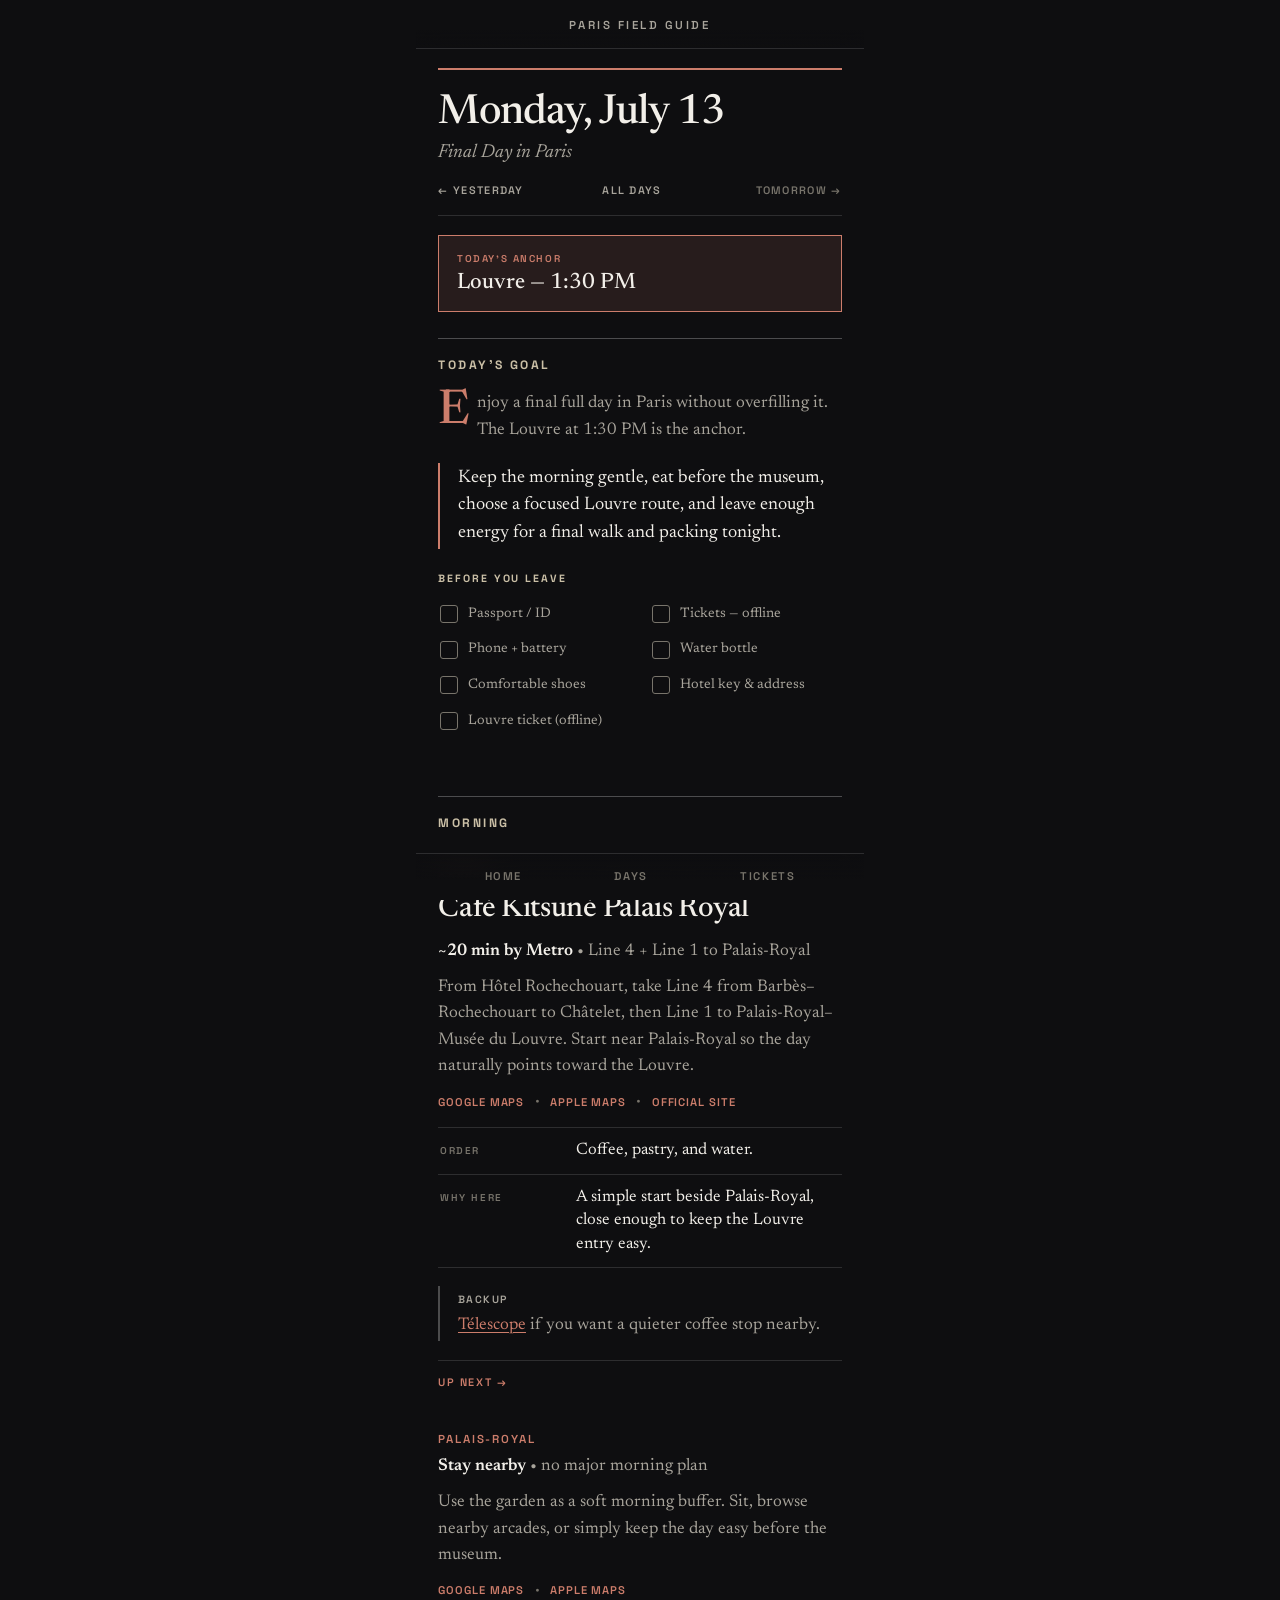
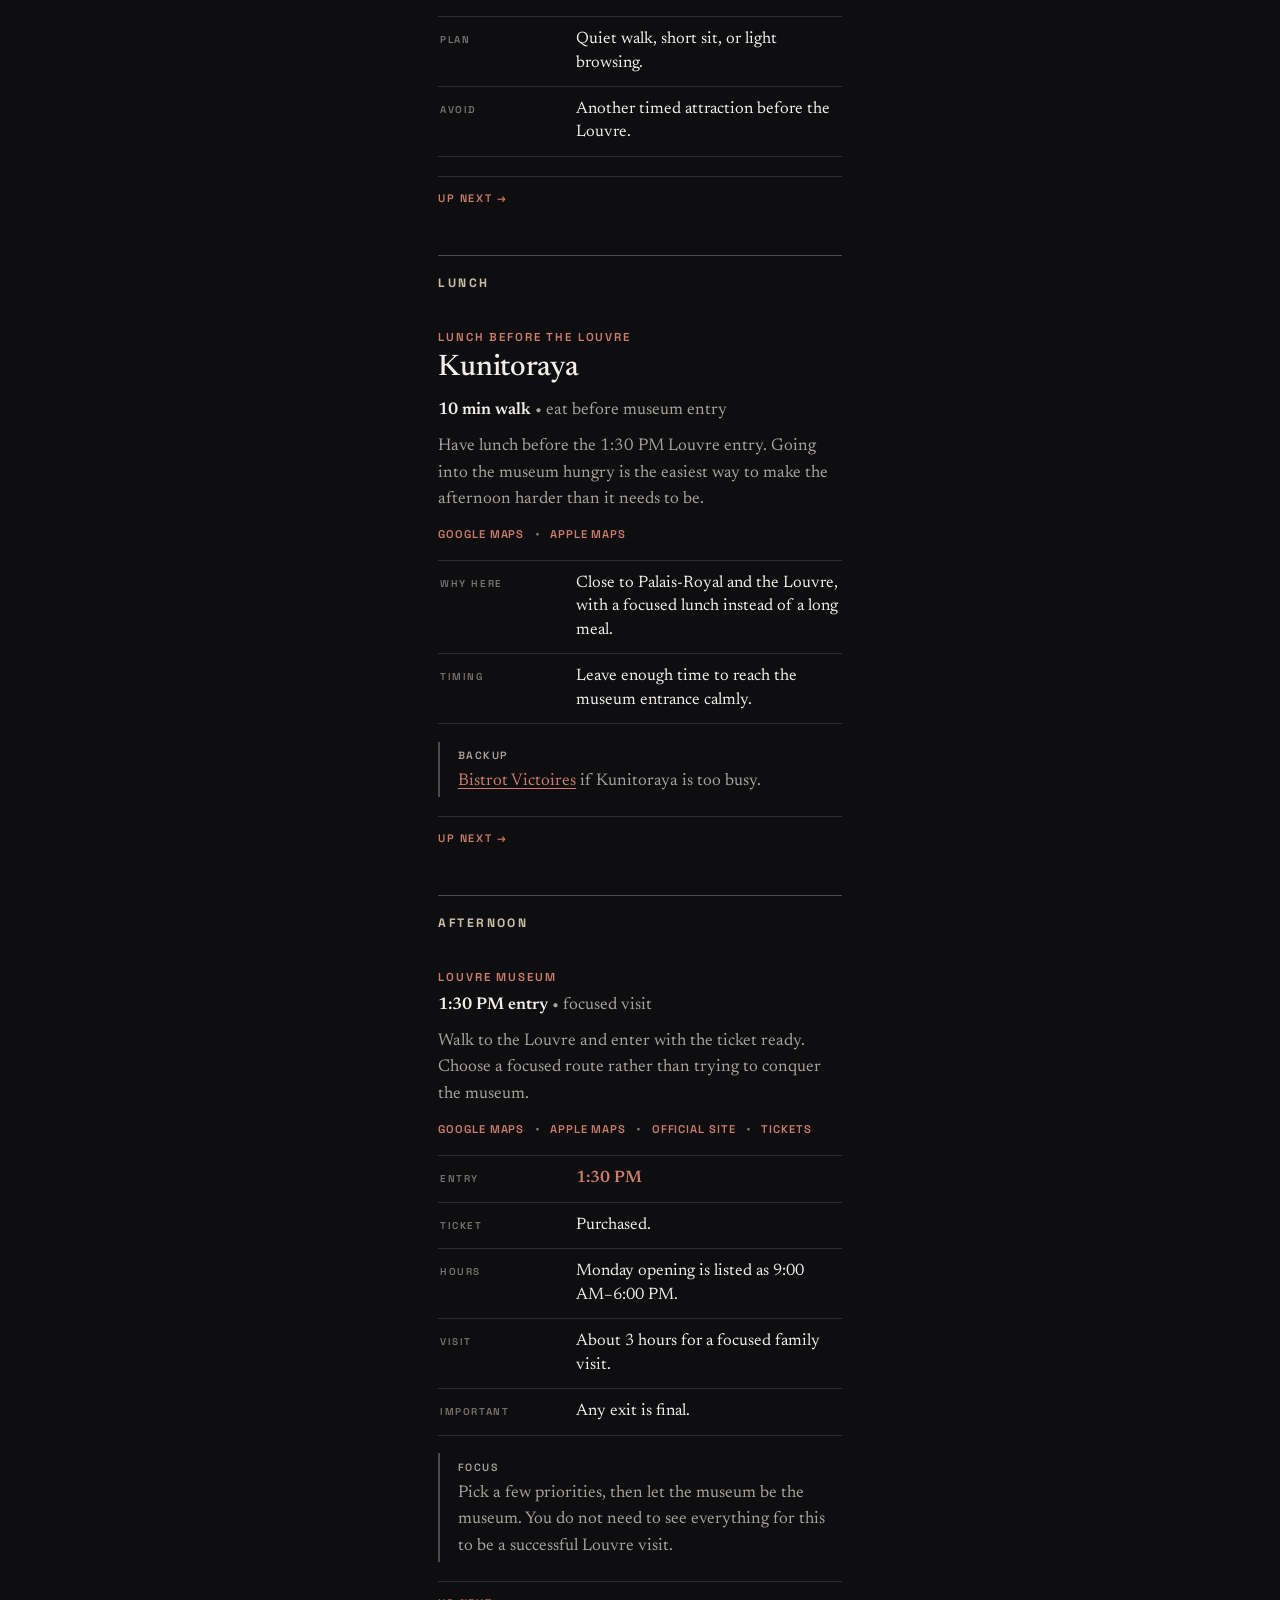
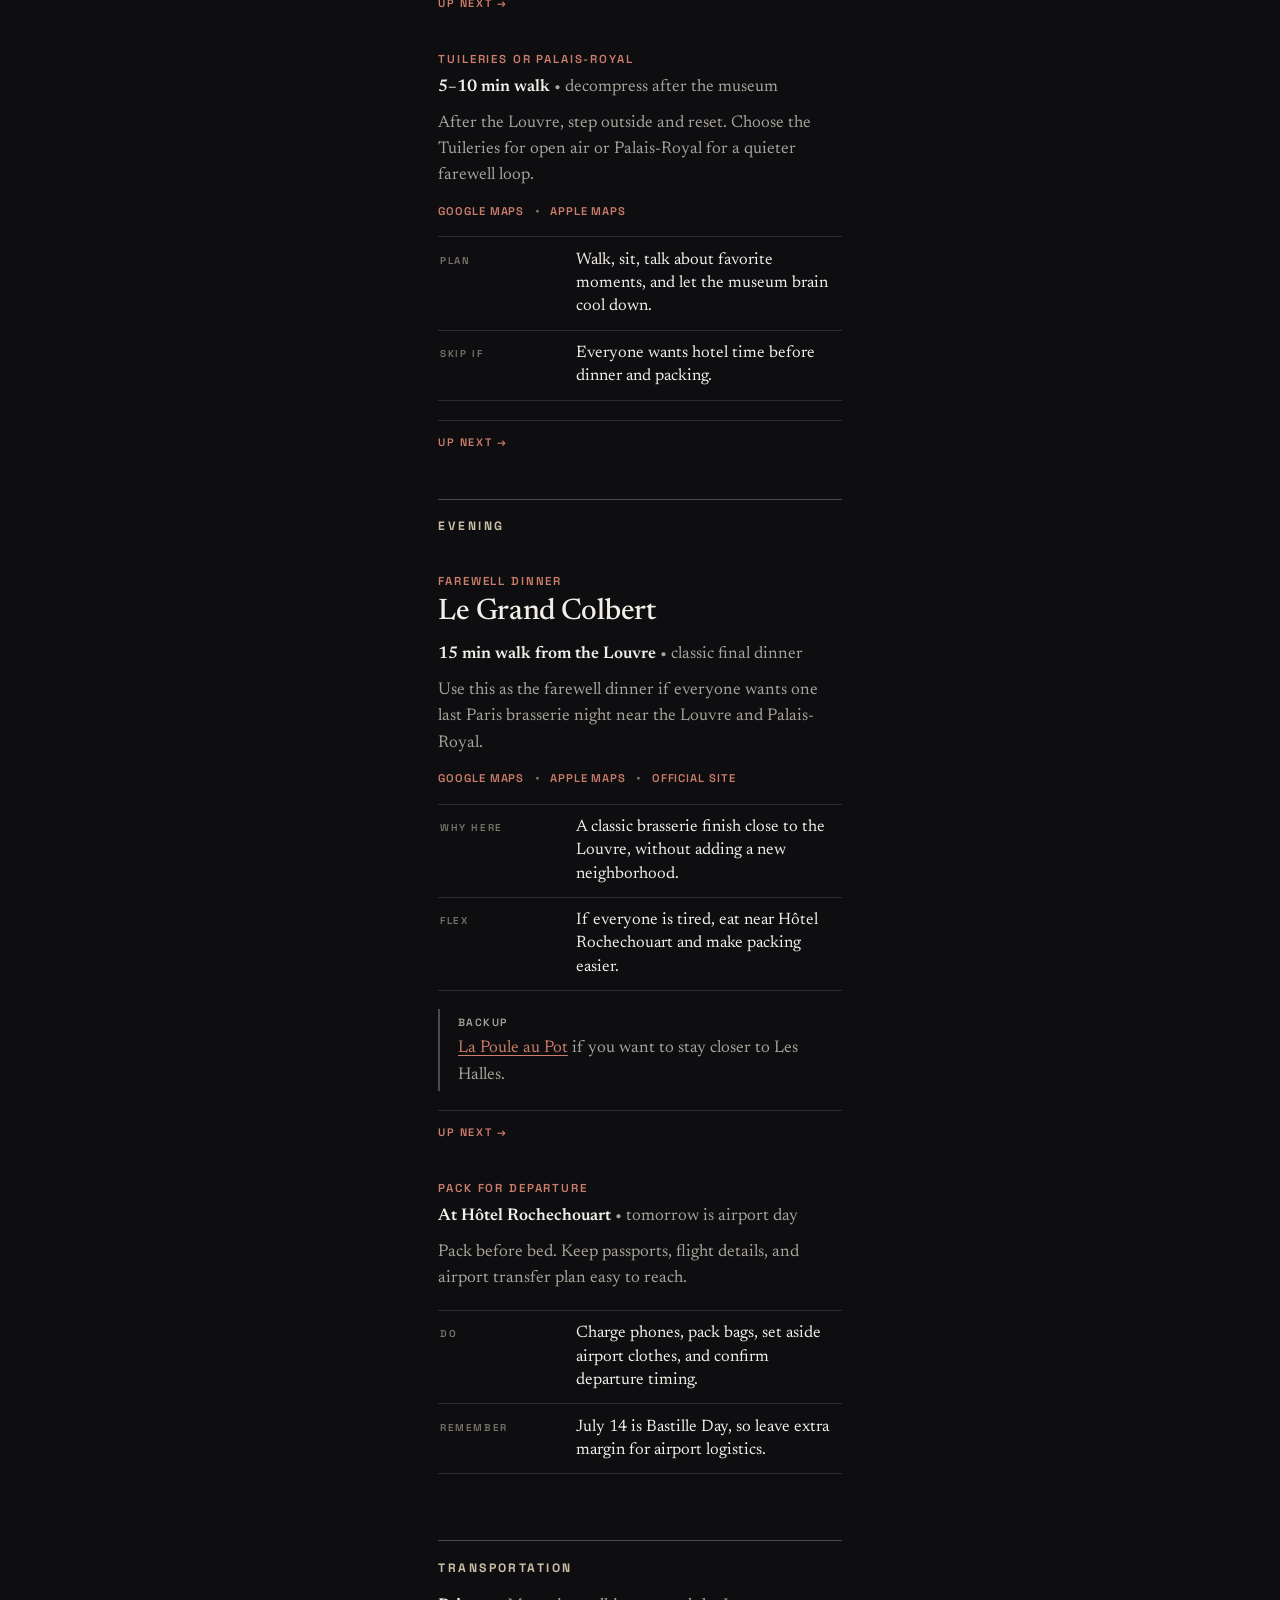
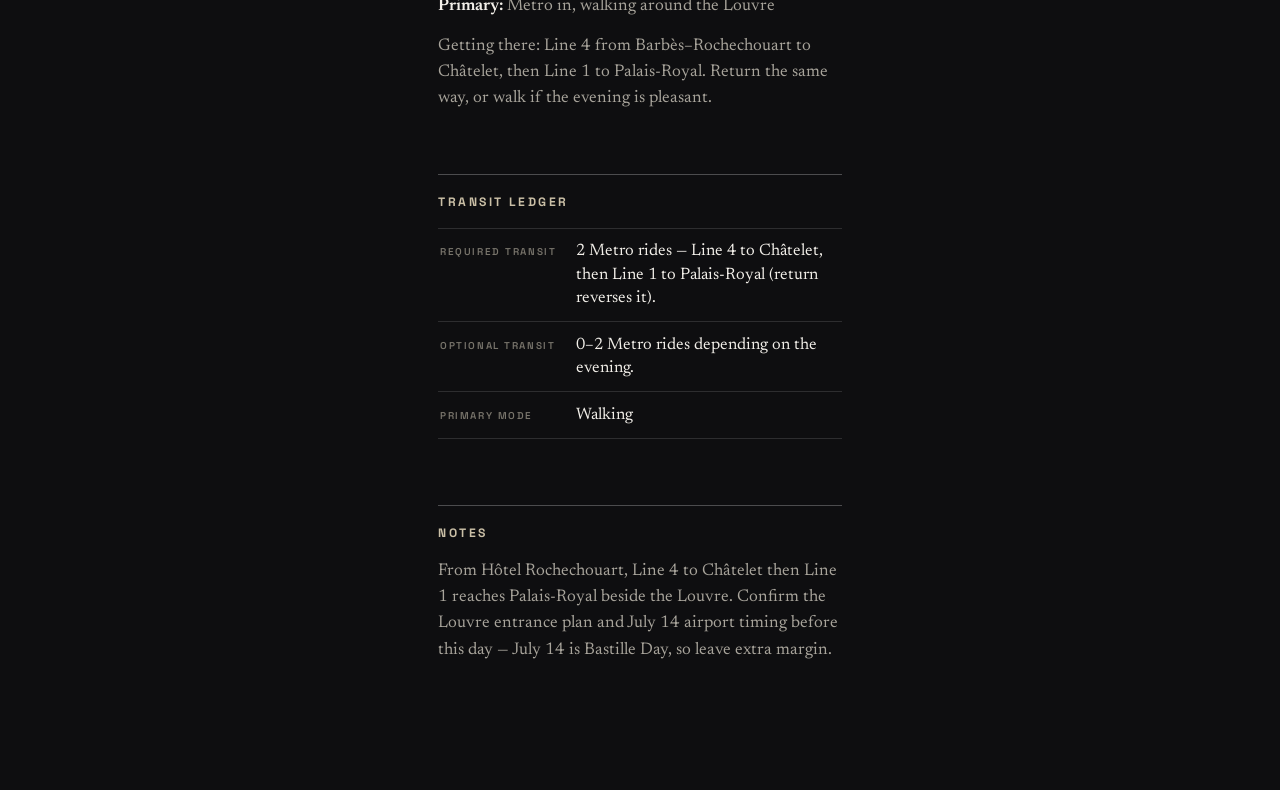
<file: docs/days/2026-07-13.html>
<!doctype html>
<html lang="en">
  <head>
    <meta charset="utf-8">
    <meta name="viewport" content="width=device-width, initial-scale=1">
    <title>Monday, July 13 | Paris Field Guide</title>
    <link rel="stylesheet" href="../assets/css/style.css">
  </head>

  <body>
    <header class="site-header">
      <a class="brand" href="../index.html">Paris Field Guide</a>
    </header>

    <main class="site-main">
<article id="top" class="page" data-day-date="2026-07-13">
  <header class="page-header">
    <p class="page-date" data-page-date="2026-07-13">2026-07-13</p>
    <h1>Monday, July 13</h1>
    <p class="page-subtitle">Final Day in Paris</p>
  </header>

  <nav class="day-nav" aria-label="Day navigation">
    <a href="2026-07-12.html">← Yesterday</a>
    <a href="../index.html#days">All Days</a>
    <span>Tomorrow →</span>
  </nav>

  <div class="day-anchor">
    <span class="day-anchor-label">Today's Anchor</span>
    <strong class="day-anchor-value">Louvre — 1:30 PM</strong>
  </div>

  <section class="day-checklist" aria-label="Before you leave">
    <p class="day-checklist-label">Before You Leave</p>
    <ul>
      <li>Passport / ID</li>
      <li>Tickets &mdash; offline</li>
      <li>Phone + battery</li>
      <li>Water bottle</li>
      <li>Comfortable shoes</li>
      <li>Hotel key &amp; address</li>
      <li>Louvre ticket (offline)</li>
    </ul>
  </section>

  <div class="markdown-body"><h2>Today's Goal</h2>
<p>Enjoy a final full day in Paris without overfilling it. The Louvre at 1:30 PM is the anchor.</p>
<div class="today-callout">
  <span>Keep the morning gentle, eat before the museum, choose a focused Louvre route, and leave enough energy for a final walk and packing tonight.</span>
</div>
<hr />
<h2>Before Leaving the Hotel</h2>
<ul>
<li>Louvre ticket downloaded and accessible offline.</li>
<li>Comfortable walking shoes.</li>
<li>Water.</li>
<li>Phone fully charged.</li>
<li>Light bag only.</li>
<li>Check tomorrow's airport plan before leaving for the day.</li>
</ul>
<hr />
<h2>Morning</h2>
<h3>Coffee</h3>
<h4><a href="https://maps.apple.com/?daddr=Cafe%20Kitsune%20Palais%20Royal%20Paris&amp;dirflg=w">Café Kitsuné Palais Royal</a></h4>
<div class="field-stop">
<p><strong>~20 min by Metro</strong> • Line 4 + Line 1 to Palais-Royal</p>
<p>From Hôtel Rochechouart, take Line 4 from Barbès–Rochechouart to Châtelet, then Line 1 to Palais-Royal–Musée du Louvre. Start near Palais-Royal so the day naturally points toward the Louvre.</p>
</div>
<div class="field-nav">
<p><a href="https://www.google.com/maps/dir/?api=1&amp;origin=Hotel+Rochechouart+55+Boulevard+de+Rochechouart+Paris&amp;destination=Cafe+Kitsune+Palais+Royal+Paris&amp;travelmode=transit">Google Maps</a>
•
<a href="https://maps.apple.com/?saddr=Hotel%20Rochechouart%2055%20Boulevard%20de%20Rochechouart%20Paris&amp;daddr=Cafe%20Kitsune%20Palais%20Royal%20Paris&amp;dirflg=r">Apple Maps</a>
•
<a href="https://maisonkitsune.com/mk/cafe-kitsune/" target="_blank" rel="noopener noreferrer">Official Site</a></p>
</div>
<div class="field-facts">
<div>
<dt>Order</dt>
<dd>Coffee, pastry, and water.</dd>
</div>
<div>
<dt>Why Here</dt>
<dd>A simple start beside Palais-Royal, close enough to keep the Louvre entry easy.</dd>
</div>
</div>
<div class="field-notes">
<p><strong>Backup</strong></p>
<p><a href="https://www.google.com/maps/dir/?api=1&destination=Telescope+Cafe+Paris&travelmode=walking">Télescope</a> if you want a quieter coffee stop nearby.</p>
</div>
<div class="field-next">
  <p>Up Next →</p>
</div>
<h3>Palais-Royal</h3>
<div class="field-stop">
<p><strong>Stay nearby</strong> • no major morning plan</p>
<p>Use the garden as a soft morning buffer. Sit, browse nearby arcades, or simply keep the day easy before the museum.</p>
</div>
<div class="field-nav">
<p><a href="https://www.google.com/maps/dir/?api=1&amp;origin=Cafe+Kitsune+Palais+Royal+Paris&amp;destination=Jardin+du+Palais+Royal+Paris&amp;travelmode=walking">Google Maps</a>
•
<a href="https://maps.apple.com/?saddr=Cafe%20Kitsune%20Palais%20Royal%20Paris&amp;daddr=Jardin%20du%20Palais%20Royal%20Paris&amp;dirflg=w">Apple Maps</a></p>
</div>
<div class="field-facts">
<div>
<dt>Plan</dt>
<dd>Quiet walk, short sit, or light browsing.</dd>
</div>
<div>
<dt>Avoid</dt>
<dd>Another timed attraction before the Louvre.</dd>
</div>
</div>
<div class="field-next">
  <p>Up Next →</p>
</div>
<h2>Lunch</h2>
<h3>Lunch Before the Louvre</h3>
<h4><a href="https://maps.apple.com/?daddr=Kunitoraya%20Paris&amp;dirflg=w">Kunitoraya</a></h4>
<div class="field-stop">
<p><strong>10 min walk</strong> • eat before museum entry</p>
<p>Have lunch before the 1:30 PM Louvre entry. Going into the museum hungry is the easiest way to make the afternoon harder than it needs to be.</p>
</div>
<div class="field-nav">
<p><a href="https://www.google.com/maps/dir/?api=1&amp;origin=Jardin+du+Palais+Royal+Paris&amp;destination=Kunitoraya+Paris&amp;travelmode=walking">Google Maps</a>
•
<a href="https://maps.apple.com/?saddr=Jardin%20du%20Palais%20Royal%20Paris&amp;daddr=Kunitoraya%20Paris&amp;dirflg=w">Apple Maps</a></p>
</div>
<div class="field-facts">
<div>
<dt>Why Here</dt>
<dd>Close to Palais-Royal and the Louvre, with a focused lunch instead of a long meal.</dd>
</div>
<div>
<dt>Timing</dt>
<dd>Leave enough time to reach the museum entrance calmly.</dd>
</div>
</div>
<div class="field-notes">
<p><strong>Backup</strong></p>
<p><a href="https://www.google.com/maps/dir/?api=1&destination=Bistrot+Victoires+Paris&travelmode=walking">Bistrot Victoires</a> if Kunitoraya is too busy.</p>
</div>
<div class="field-next">
  <p>Up Next →</p>
</div>
<h2>Afternoon</h2>
<h3>Louvre Museum</h3>
<div class="field-stop">
<p><strong>1:30 PM entry</strong> • focused visit</p>
<p>Walk to the Louvre and enter with the ticket ready. Choose a focused route rather than trying to conquer the museum.</p>
</div>
<div class="field-nav">
<p><a href="https://www.google.com/maps/dir/?api=1&amp;origin=Kunitoraya+Paris&amp;destination=Louvre+Museum+Paris&amp;travelmode=walking">Google Maps</a>
•
<a href="https://maps.apple.com/?saddr=Kunitoraya%20Paris&amp;daddr=Louvre%20Museum%20Paris&amp;dirflg=w">Apple Maps</a>
•
<a href="https://www.louvre.fr/en" target="_blank" rel="noopener noreferrer">Official Site</a>
•
<a href="https://ticket.louvre.fr/en" target="_blank" rel="noopener noreferrer">Tickets</a></p>
</div>
<div class="field-facts">
<div>
<dt>Entry</dt>
<dd><strong>1:30 PM</strong></dd>
</div>
<div>
<dt>Ticket</dt>
<dd>Purchased.</dd>
</div>
<div>
<dt>Hours</dt>
<dd>Monday opening is listed as 9:00 AM–6:00 PM.</dd>
</div>
<div>
<dt>Visit</dt>
<dd>About 3 hours for a focused family visit.</dd>
</div>
<div>
<dt>Important</dt>
<dd>Any exit is final.</dd>
</div>
</div>
<div class="field-notes">
<p><strong>Focus</strong></p>
<p>Pick a few priorities, then let the museum be the museum. You do not need to see everything for this to be a successful Louvre visit.</p>
</div>
<div class="field-next">
  <p>Up Next →</p>
</div>
<h3>Tuileries or Palais-Royal</h3>
<div class="field-stop">
<p><strong>5–10 min walk</strong> • decompress after the museum</p>
<p>After the Louvre, step outside and reset. Choose the Tuileries for open air or Palais-Royal for a quieter farewell loop.</p>
</div>
<div class="field-nav">
<p><a href="https://www.google.com/maps/dir/?api=1&amp;origin=Louvre+Museum+Paris&amp;destination=Jardin+des+Tuileries+Paris&amp;travelmode=walking">Google Maps</a>
•
<a href="https://maps.apple.com/?saddr=Louvre%20Museum%20Paris&amp;daddr=Jardin%20des%20Tuileries%20Paris&amp;dirflg=w">Apple Maps</a></p>
</div>
<div class="field-facts">
<div>
<dt>Plan</dt>
<dd>Walk, sit, talk about favorite moments, and let the museum brain cool down.</dd>
</div>
<div>
<dt>Skip If</dt>
<dd>Everyone wants hotel time before dinner and packing.</dd>
</div>
</div>
<div class="field-next">
  <p>Up Next →</p>
</div>
<h2>Evening</h2>
<h3>Farewell Dinner</h3>
<h4><a href="https://maps.apple.com/?daddr=Le%20Grand%20Colbert%20Paris&amp;dirflg=w">Le Grand Colbert</a></h4>
<div class="field-stop">
<p><strong>15 min walk from the Louvre</strong> • classic final dinner</p>
<p>Use this as the farewell dinner if everyone wants one last Paris brasserie night near the Louvre and Palais-Royal.</p>
</div>
<div class="field-nav">
<p><a href="https://www.google.com/maps/dir/?api=1&amp;origin=Louvre+Museum+Paris&amp;destination=Le+Grand+Colbert+Paris&amp;travelmode=walking">Google Maps</a>
•
<a href="https://maps.apple.com/?saddr=Louvre%20Museum%20Paris&amp;daddr=Le%20Grand%20Colbert%20Paris&amp;dirflg=w">Apple Maps</a>
•
<a href="https://www.legrandcolbert.fr/" target="_blank" rel="noopener noreferrer">Official Site</a></p>
</div>
<div class="field-facts">
<div>
<dt>Why Here</dt>
<dd>A classic brasserie finish close to the Louvre, without adding a new neighborhood.</dd>
</div>
<div>
<dt>Flex</dt>
<dd>If everyone is tired, eat near Hôtel Rochechouart and make packing easier.</dd>
</div>
</div>
<div class="field-notes">
<p><strong>Backup</strong></p>
<p><a href="https://www.google.com/maps/dir/?api=1&destination=La+Poule+au+Pot+Paris&travelmode=walking">La Poule au Pot</a> if you want to stay closer to Les Halles.</p>
</div>
<div class="field-next">
  <p>Up Next →</p>
</div>
<h3>Pack for Departure</h3>
<div class="field-stop">
<p><strong>At Hôtel Rochechouart</strong> • tomorrow is airport day</p>
<p>Pack before bed. Keep passports, flight details, and airport transfer plan easy to reach.</p>
</div>
<div class="field-facts">
<div>
<dt>Do</dt>
<dd>Charge phones, pack bags, set aside airport clothes, and confirm departure timing.</dd>
</div>
<div>
<dt>Remember</dt>
<dd>July 14 is Bastille Day, so leave extra margin for airport logistics.</dd>
</div>
</div>
<hr />
<h2>Transportation</h2>
<p><strong>Primary:</strong> Metro in, walking around the Louvre</p>
<p>Getting there: Line 4 from Barbès–Rochechouart to Châtelet, then Line 1 to Palais-Royal. Return the same way, or walk if the evening is pleasant.</p>
<hr />
<h2>Transit Ledger</h2>
<div class="field-facts">
<div>
<dt>Required Transit</dt>
<dd>2 Metro rides — Line 4 to Châtelet, then Line 1 to Palais-Royal (return reverses it).</dd>
</div>
<div>
<dt>Optional Transit</dt>
<dd>0–2 Metro rides depending on the evening.</dd>
</div>
<div>
<dt>Primary Mode</dt>
<dd>Walking</dd>
</div>
</div>
<hr />
<h2>Notes</h2>
<p>From Hôtel Rochechouart, Line 4 to Châtelet then Line 1 reaches Palais-Royal beside the Louvre. Confirm the Louvre entrance plan and July 14 airport timing before this day — July 14 is Bastille Day, so leave extra margin.</p>
</div>
</article>
<script>
  // Dateline — format, or drop when the title already spells out the date
  (function () {
    var el = document.querySelector(".page-date[data-page-date]");
    if (!el) return;
    var d = new Date(el.getAttribute("data-page-date") + "T00:00:00");
    if (isNaN(d.getTime())) return;
    var title = (document.querySelector(".page-header h1") || {}).textContent || "";
    var mLong = d.toLocaleDateString("en-GB", { month: "long" });
    var wLong = d.toLocaleDateString("en-GB", { weekday: "long" });
    if (title.indexOf(wLong) !== -1 ||
        (title.indexOf(mLong) !== -1 && new RegExp("\\b" + d.getDate() + "\\b").test(title))) {
      el.remove();
      return;
    }
    var wd = d.toLocaleDateString("en-GB", { weekday: "short" });
    var mo = d.toLocaleDateString("en-GB", { month: "short" });
    el.textContent = wd + " \u00b7 " + d.getDate() + " " + mo + " " + d.getFullYear();
  })();

  // Consolidate: drop the redundant in-body "Before Leaving the Hotel" section
  // and move the standard checklist to sit under "Today's Goal".
  (function () {
    var md = document.querySelector(".markdown-body");
    var cl = document.querySelector(".day-checklist");
    if (!md) return;
    md.querySelectorAll("h2").forEach(function (h) {
      if (h.textContent.trim().toLowerCase() !== "before leaving the hotel") return;
      var n = h.nextElementSibling;
      var kill = [h];
      while (n && n.tagName !== "UL") { kill.push(n); n = n.nextElementSibling; }
      if (n) {
        kill.push(n);
        if (n.nextElementSibling && n.nextElementSibling.tagName === "HR") kill.push(n.nextElementSibling);
      }
      kill.forEach(function (x) { x.remove(); });
    });
    if (cl) {
      var firstHr = md.querySelector("hr");
      if (firstHr) md.insertBefore(cl, firstHr);
      else md.insertBefore(cl, md.firstChild);
    }
  })();

  // "Before You Leave" — tappable, remembered per day
  (function () {
    var list = document.querySelector(".day-checklist ul");
    var art = document.querySelector("[data-day-date]");
    if (!list || !art) return;
    var key = "checklist:" + art.getAttribute("data-day-date");
    var saved = {};
    try { saved = JSON.parse(localStorage.getItem(key) || "{}"); } catch (e) {}
    list.querySelectorAll("li").forEach(function (li, i) {
      if (saved[i]) li.classList.add("checked");
      li.setAttribute("role", "button");
      li.setAttribute("tabindex", "0");
      function toggle() {
        li.classList.toggle("checked");
        saved[i] = li.classList.contains("checked");
        try { localStorage.setItem(key, JSON.stringify(saved)); } catch (e) {}
      }
      li.addEventListener("click", toggle);
      li.addEventListener("keydown", function (e) {
        if (e.key === "Enter" || e.key === " ") { e.preventDefault(); toggle(); }
      });
    });
  })();
</script>
    </main>

    <nav class="bottom-nav" aria-label="Bottom navigation">
      <a href="../index.html"
>
        <span>Home</span>
      </a>

      <a href="../index.html#days"
>
        <span>Days</span>
      </a>

      <a href="../index.html#tickets"
>
        <span>Tickets</span>
      </a>
    </nav>
  </body>
</html>
</file>
<file: docs/assets/css/style.css>
@import url("https://fonts.googleapis.com/css2?family=Newsreader:ital,opsz,wght@0,6..72,400;0,6..72,500;0,6..72,600;1,6..72,400;1,6..72,500&family=Space+Grotesk:wght@400;500;600;700&display=swap");

/* ============================================================
   Paris Field Guide — "Atlas"
   Editorial field-guide theme. Dark ink, vermilion accent,
   Newsreader serif headlines + Space Grotesk labels.
   Drop-in replacement: every original class name preserved.
   ============================================================ */

:root {
  color-scheme: dark;

  --bg: #0e0e10;
  --surface: #161618;
  --surface-2: #1c1c1f;
  --line: rgba(255, 255, 255, 0.13);
  --line-strong: rgba(255, 255, 255, 0.26);

  --text: #f2efe9;
  --secondary: #a8a49b;
  --muted: #78746b;

  --accent: #cc7d6b;       /* Clay Rose — change this ONE value to re-tint the whole guide */
  --accent-soft: color-mix(in srgb, var(--accent) 13%, transparent);
  --accent-line: color-mix(in srgb, var(--accent) 50%, transparent);
  --section: #cabfa6;      /* Sand — colour of MORNING / AFTERNOON dividers */
  --emergency: #d8503a;    /* stronger red, reserved for the 112 emergency number */
  --green: #7fc9a0;
  --error: #e56a5a;

  --serif: "Newsreader", Georgia, "Times New Roman", serif;
  --grot: "Space Grotesk", system-ui, -apple-system, "Segoe UI", sans-serif;

  --wrap: 448px;
}

* { box-sizing: border-box; }

html {
  background: var(--bg);
  color: var(--text);
  font-family: var(--serif);
  -webkit-font-smoothing: antialiased;
  text-rendering: optimizeLegibility;
}

body {
  margin: 0;
  min-height: 100vh;
  background: var(--bg);
  color: var(--text);
  font-size: 17px;
  line-height: 1.55;
}

/* ---- kicker / label helper ---- */
.eyebrow,
.kv-key,
.field-facts dt,
.emergency-label {
  font-family: var(--grot);
  font-weight: 600;
  letter-spacing: 0.16em;
  text-transform: uppercase;
}

a,
a:visited {
  color: var(--accent);
  text-decoration-thickness: 0.06em;
  text-underline-offset: 0.18em;
  transition: color 0.15s ease;
}

a:hover,
a:active { color: var(--text); }

::selection { background: var(--accent); color: #fff; }

/* ============================================================
   Header
   ============================================================ */
.site-header {
  position: sticky;
  top: 0;
  z-index: 10;
  display: flex;
  align-items: center;
  justify-content: center;
  width: min(100%, var(--wrap));
  margin: 0 auto;
  padding: 1.05rem 1.4rem 0.85rem;
  background: linear-gradient(180deg, var(--bg) 62%, rgba(14, 14, 16, 0.72));
  backdrop-filter: blur(14px);
  border-bottom: 1px solid var(--line);
}

.brand {
  font-family: var(--grot);
  font-size: 0.72rem;
  font-weight: 600;
  letter-spacing: 0.22em;
  text-transform: uppercase;
  color: var(--secondary);
  text-decoration: none;
}
.brand:hover { color: var(--text); }

.top-nav { display: none; }

/* ============================================================
   Main column
   ============================================================ */
.site-main {
  width: min(100%, var(--wrap));
  margin: 0 auto;
  padding: 0.5rem 1.4rem 7rem;
}

/* ============================================================
   Home — masthead
   ============================================================ */
.home-hero {
  padding: 1.6rem 0 1.4rem;
  border-top: 2px solid var(--accent);
  margin-top: 0.4rem;
}

.home-hero .eyebrow { color: var(--accent); }

.eyebrow {
  margin: 0 0 0.9rem;
  font-size: 0.7rem;
}

h1, h2, h3, h4 { line-height: 1.06; font-weight: 500; }

.home-hero h1 {
  margin: 0;
  font-family: var(--serif);
  font-size: 3.5rem;
  font-weight: 500;
  letter-spacing: -0.025em;
  line-height: 0.94;
}

.hero-copy {
  margin: 1.1rem 0 0;
  max-width: 24rem;
  color: var(--secondary);
  font-size: 1.12rem;
  line-height: 1.5;
}

/* orientation — "you are here" in the trip, computed on load */
.trip-now {
  display: grid;
  gap: 0.34rem;
  margin-top: 1.5rem;
  padding-top: 1.1rem;
  border-top: 1px solid var(--line);
  color: var(--text);
  text-decoration: none;
}

.trip-now-kicker {
  font-family: var(--grot);
  font-size: 0.7rem;
  font-weight: 700;
  letter-spacing: 0.16em;
  text-transform: uppercase;
  white-space: nowrap;
  color: var(--accent);
}

.trip-now-title {
  font-family: var(--serif);
  font-size: 1.7rem;
  font-weight: 500;
  line-height: 1.05;
  letter-spacing: -0.01em;
  color: var(--text);
}

/* orientation head row + progress */
.trip-now-head {
  display: flex;
  align-items: baseline;
  justify-content: space-between;
  gap: 1rem;
}
.trip-now-count {
  font-family: var(--grot);
  font-size: 0.66rem;
  font-weight: 600;
  letter-spacing: 0.1em;
  white-space: nowrap;
  color: var(--muted);
}
.trip-now-bar {
  height: 2px;
  margin: 0.55rem 0 0.7rem;
  background: var(--line);
  overflow: hidden;
}
.trip-now-bar > span {
  display: block;
  height: 100%;
  width: 0;
  background: var(--accent);
  transition: width 0.5s ease;
}

.trip-now-cue {
  font-family: var(--grot);
  font-size: 0.66rem;
  font-weight: 600;
  letter-spacing: 0.06em;
  color: var(--muted);
}

.trip-now:hover .trip-now-title,
.trip-now:hover .trip-now-cue { color: var(--accent); }

/* ============================================================
   "Open this first" today card
   ============================================================ */
.today-card {
  margin: 2rem 0;
  padding-top: 1.3rem;
  border-top: 1px solid var(--line);
}

.today-card .eyebrow { color: var(--accent); margin-bottom: 0.55rem; }

.today-card h2 {
  margin: 0 0 0.5rem;
  font-family: var(--serif);
  font-size: 1.9rem;
  font-weight: 500;
  letter-spacing: -0.01em;
  color: var(--text);
}

.today-card p {
  margin: 0 0 1.1rem;
  color: var(--secondary);
  font-size: 1.02rem;
}

.primary-action {
  display: inline-flex;
  align-items: center;
  gap: 0.6rem;
  padding: 0.55rem 0;
  font-family: var(--grot);
  font-size: 0.76rem;
  font-weight: 600;
  letter-spacing: 0.14em;
  text-transform: uppercase;
  color: var(--accent);
  text-decoration: none;
  border-bottom: 1.5px solid var(--accent-line);
}
.primary-action::after { content: "\2192"; font-size: 1.05rem; }
.primary-action:hover { color: var(--text); border-color: var(--text); }

/* ============================================================
   Quick grid — ruled index cells
   ============================================================ */
.quick-grid {
  display: grid;
  grid-template-columns: 1fr 1fr;
  margin: 1.5rem 0;
  border-top: 1px solid var(--line);
  border-left: 1px solid var(--line);
}

.quick-card {
  display: flex;
  flex-direction: column;
  gap: 0.5rem;
  min-height: 5rem;
  padding: 0.95rem 1rem 1.1rem;
  border-right: 1px solid var(--line);
  border-bottom: 1px solid var(--line);
  color: var(--text);
  text-decoration: none;
}

.quick-card span {
  font-family: var(--grot);
  font-size: 0.64rem;
  font-weight: 600;
  letter-spacing: 0.14em;
  text-transform: uppercase;
  color: var(--muted);
}

.quick-card strong {
  margin-top: auto;
  font-family: var(--serif);
  font-size: 1.35rem;
  font-weight: 500;
  color: var(--text);
}
.quick-card:hover { background: var(--surface); }
.quick-card:hover strong { color: var(--accent); }

/* ============================================================
   Section headings on home
   ============================================================ */
.panel { margin: 2.2rem 0; }

.section-heading {
  display: flex;
  align-items: baseline;
  justify-content: space-between;
  gap: 1rem;
  padding-bottom: 0.4rem;
}

.panel > .section-heading h2,
.panel > h2 {
  margin: 0 0 0.2rem;
  font-family: var(--grot);
  font-size: 0.72rem;
  font-weight: 600;
  letter-spacing: 0.2em;
  text-transform: uppercase;
  color: var(--muted);
}

/* ============================================================
   Day index — editorial ledger
   ============================================================ */
.day-list {
  margin: 0;
  padding: 0;
  list-style: none;
  border-bottom: 1px solid var(--line);
}

.day-list li { counter-increment: dayidx; }
.day-list { counter-reset: dayidx; }

.day-link {
  display: grid;
  grid-template-columns: auto 1fr auto;
  align-items: baseline;
  gap: 1rem;
  padding: 0.95rem 0.1rem;
  border-top: 1px solid var(--line);
  color: var(--text);
  text-decoration: none;
}

.day-link::before {
  content: counter(dayidx, decimal-leading-zero);
  font-family: var(--grot);
  font-size: 0.78rem;
  font-weight: 500;
  letter-spacing: 0.06em;
  color: var(--accent);
}

.day-link span {
  order: 3;
  font-family: var(--grot);
  font-size: 0.7rem;
  letter-spacing: 0.02em;
  color: var(--muted);
  text-align: right;
  white-space: nowrap;
}

.day-link strong {
  order: 2;
  font-family: var(--serif);
  font-size: 1.3rem;
  font-weight: 500;
  line-height: 1.1;
  color: var(--text);
}

.day-link:hover strong { color: var(--accent); }
.day-link:hover { background: var(--surface); }

/* ============================================================
   Placeholder panels
   ============================================================ */
.placeholder-panel {
  padding: 1.3rem 0 0;
  border-top: 1px solid var(--line);
}
.placeholder-panel .eyebrow { color: var(--accent); }
.placeholder-panel h2 {
  margin: 0 0 0.5rem;
  font-family: var(--serif);
  font-size: 1.6rem;
  font-weight: 500;
  color: var(--text);
}
.placeholder-panel p { color: var(--secondary); }

/* ============================================================
   Tickets — ruled ledger
   ============================================================ */
.ticket-summary h2 {
  margin: 0 0 0.2rem;
  font-family: var(--grot);
  font-size: 0.72rem;
  font-weight: 600;
  letter-spacing: 0.2em;
  text-transform: uppercase;
  color: var(--muted);
}

.ticket-list {
  display: block;
  border-bottom: 1px solid var(--line);
}

.ticket-card {
  display: grid;
  grid-template-columns: 1fr auto;
  align-items: baseline;
  gap: 0.4rem 1rem;
  padding: 0.95rem 0.1rem;
  border-top: 1px solid var(--line);
}

.ticket-card > div { grid-column: 1; }

.ticket-card h3 {
  margin: 0 0 0.15rem;
  font-family: var(--serif);
  font-size: 1.2rem;
  font-weight: 500;
  color: var(--text);
}

.ticket-card p {
  margin: 0;
  font-family: var(--grot);
  font-size: 0.68rem;
  letter-spacing: 0.06em;
  text-transform: uppercase;
  color: var(--muted);
}

.ticket-card > strong {
  grid-column: 2;
  grid-row: 1;
  justify-self: end;
  align-self: start;
  font-family: var(--grot);
  font-size: 0.62rem;
  font-weight: 600;
  letter-spacing: 0.1em;
  text-transform: uppercase;
  color: var(--accent);
  white-space: nowrap;
}

.ticket-card .ticket-note {
  grid-column: 1 / -1;
  margin-top: 0.1rem;
  font-family: var(--serif);
  font-size: 0.98rem;
  text-transform: none;
  letter-spacing: 0;
  color: var(--secondary);
}

.text-link {
  display: inline-flex;
  margin-top: 1.1rem;
  font-family: var(--grot);
  font-size: 0.72rem;
  font-weight: 600;
  letter-spacing: 0.14em;
  text-transform: uppercase;
  color: var(--accent);
  text-decoration: none;
}
.text-link:hover { color: var(--text); }

/* ============================================================
   Day page shell
   ============================================================ */
.page { margin: 0.4rem 0; }

.page-header {
  padding: 1.4rem 0 0;
  border-top: 2px solid var(--accent);
}

.page-date {
  margin: 0 0 0.65rem;
  font-family: var(--grot);
  font-size: 0.66rem;
  font-weight: 600;
  letter-spacing: 0.16em;
  text-transform: uppercase;
  color: var(--muted);
}

.page-header h1 {
  margin: 0;
  font-family: var(--serif);
  font-size: 2.6rem;
  font-weight: 500;
  letter-spacing: -0.02em;
  line-height: 0.98;
  color: var(--text);
}

.day-nav {
  display: grid;
  grid-template-columns: 1fr auto 1fr;
  align-items: center;
  gap: 0.5rem;
  margin: 1.1rem 0 0.4rem;
  padding-bottom: 1rem;
  border-bottom: 1px solid var(--line);
  font-family: var(--grot);
  font-size: 0.68rem;
  font-weight: 600;
  letter-spacing: 0.12em;
  text-transform: uppercase;
}

.day-nav > :first-child { justify-self: start; }
.day-nav > :nth-child(2) { justify-self: center; text-align: center; transform: translateX(-0.5rem); }
.day-nav > :last-child { justify-self: end; }

.day-nav a { color: var(--secondary); text-decoration: none; white-space: nowrap; }
.day-nav a:hover { color: var(--accent); }
.day-nav span { color: var(--muted); white-space: nowrap; }

/* ============================================================
   Markdown body
   ============================================================ */
.markdown-body { overflow-wrap: anywhere; }

.markdown-body > p:first-of-type::first-letter {
  float: left;
  font-family: var(--serif);
  font-size: 3rem;
  line-height: 0.72;
  font-weight: 500;
  color: var(--accent);
  padding: 0.08em 0.14em 0 0;
}

/* h2 = chapter divider */
.markdown-body h2 {
  margin: 3rem 0 1.2rem;
  padding-top: 1.3rem;
  border-top: 1px solid var(--line-strong);
  font-family: var(--grot);
  font-size: 0.76rem;
  font-weight: 700;
  letter-spacing: 0.2em;
  text-transform: uppercase;
  color: var(--section);
}

.markdown-body > h2:first-child { margin-top: 1.6rem; }

/* h3 = category kicker */
.markdown-body h3 {
  margin: 2.6rem 0 0.6rem;
  font-family: var(--grot);
  font-size: 0.72rem;
  font-weight: 600;
  letter-spacing: 0.16em;
  text-transform: uppercase;
  color: var(--accent);
}

/* h4 = venue name */
.markdown-body h4 {
  margin: 0.15rem 0 0.9rem;
  font-family: var(--serif);
  font-size: 1.85rem;
  font-weight: 500;
  letter-spacing: -0.01em;
  line-height: 1.05;
  color: var(--text);
}
.markdown-body h4 a { color: var(--text); text-decoration: none; }
.markdown-body h4 a:hover { color: var(--accent); }

.markdown-body p { margin: 0.85rem 0; }

.markdown-body p,
.markdown-body li,
.ticket-summary p,
.ticket-summary li {
  color: var(--secondary);
}

.markdown-body strong,
.ticket-summary strong { color: var(--text); font-weight: 600; }

/* generic bulleted lists */
.markdown-body ul,
.ticket-summary ul {
  margin: 0.85rem 0;
  padding-left: 0;
  list-style: none;
}
.markdown-body ul li,
.ticket-summary ul li {
  position: relative;
  padding-left: 1.15rem;
  margin: 0.4rem 0;
  line-height: 1.5;
}
.markdown-body ul li::before,
.ticket-summary ul li::before {
  content: "";
  position: absolute;
  left: 0;
  top: 0.72em;
  width: 5px;
  height: 5px;
  background: var(--accent);
  border-radius: 999px;
}
.markdown-body ul ul { margin: 0.3rem 0; }

/* inline link lists (older pattern) */
.markdown-body ul:has(a) {
  display: flex;
  flex-wrap: wrap;
  gap: 0.35rem 0.9rem;
  padding: 0;
}
.markdown-body ul:has(a) li { margin: 0; padding: 0; }
.markdown-body ul:has(a) li::before { display: none; }
.markdown-body ul:has(a) a {
  font-family: var(--grot);
  font-size: 0.74rem;
  font-weight: 600;
  letter-spacing: 0.06em;
  text-transform: uppercase;
  color: var(--accent);
  text-decoration: none;
}
.markdown-body ul:has(a) a:hover { color: var(--text); }

hr {
  height: 0;
  margin: 0;
  border: 0;
}

/* ============================================================
   Markdown components (custom divs)
   ============================================================ */
.today-callout {
  display: grid;
  gap: 0.4rem;
  margin: 1.2rem 0 1.4rem;
  padding: 0.1rem 0 0.1rem 1.1rem;
  border-left: 2px solid var(--accent);
}
.today-callout strong {
  font-family: var(--grot);
  font-size: 0.68rem;
  font-weight: 600;
  letter-spacing: 0.16em;
  text-transform: uppercase;
  color: var(--accent);
}
.today-callout span {
  font-family: var(--serif);
  font-size: 1.14rem;
  line-height: 1.5;
  color: var(--text);
}

/* arrival flow — editorial numbered list */
.arrival-flow { margin: 1.1rem 0 1.4rem; }
.arrival-flow ol {
  counter-reset: step;
  margin: 0;
  padding: 0;
  list-style: none;
  border-bottom: 1px solid var(--line);
}
.arrival-flow li {
  counter-increment: step;
  position: relative;
  padding: 0.8rem 0.1rem 0.8rem 2.8rem;
  border-top: 1px solid var(--line);
  color: var(--secondary);
  line-height: 1.45;
}
.arrival-flow li::before {
  content: counter(step);
  position: absolute;
  left: 0.1rem;
  top: 0.72rem;
  font-family: var(--serif);
  font-size: 1.3rem;
  font-weight: 500;
  color: var(--accent);
  line-height: 1;
}
/* nested sub-steps inside a flow item */
.arrival-flow li ul,
.arrival-flow li ol { margin: 0.4rem 0 0; }
.arrival-flow strong { color: var(--text); }

/* driver card — bordered plate */
.driver-card {
  display: grid;
  gap: 0.4rem;
  margin: 1.1rem 0 1.4rem;
  padding: 1.3rem 1.4rem;
  border: 1px solid var(--accent);
  background: var(--accent-soft);
}
.driver-card strong {
  font-family: var(--serif);
  font-size: 1.75rem;
  font-weight: 500;
  line-height: 1.05;
  color: var(--text);
}
.driver-card span {
  font-family: var(--grot);
  font-size: 0.86rem;
  letter-spacing: 0.03em;
  line-height: 1.5;
  color: var(--secondary);
}

/* base camp — ruled definition list */
.base-camp-card {
  margin: 1.1rem 0 1.4rem;
  border-bottom: 1px solid var(--line);
}
.kv-row {
  display: grid;
  grid-template-columns: 8.5rem 1fr;
  gap: 1rem;
  align-items: baseline;
  padding: 0.75rem 0.1rem;
  border-top: 1px solid var(--line);
}
.kv-key {
  font-size: 0.64rem;
  color: var(--muted);
}
.kv-value {
  font-family: var(--serif);
  font-size: 1.05rem;
  line-height: 1.35;
  color: var(--text);
}
.kv-value a { color: var(--accent); text-decoration: none; font-family: var(--grot); font-size: 0.92rem; }
.kv-value a:hover { color: var(--text); }

/* emergency — big serif numeral */
.emergency-card {
  display: grid;
  grid-template-columns: auto 1fr;
  align-items: center;
  gap: 0 1.1rem;
  margin: 1.1rem 0 1.4rem;
  padding-top: 1rem;
  border-top: 1px solid var(--line);
}
.emergency-card strong {
  grid-row: 1 / 3;
  font-family: var(--serif);
  font-size: 4rem;
  font-weight: 500;
  line-height: 0.85;
  letter-spacing: -0.02em;
  color: var(--emergency);
}
.emergency-label {
  align-self: end;
  font-size: 0.64rem;
  color: var(--secondary);
}
.emergency-note {
  align-self: start;
  font-family: var(--serif);
  font-size: 0.98rem;
  color: var(--muted);
}

/* ============================================================
   Field-guide stop components (rich days)
   ============================================================ */
.field-stop { margin: 0.6rem 0 1rem; color: var(--secondary); }
.field-stop p { margin: 0.6rem 0; }
.field-stop ul { margin: 0.7rem 0; }

.field-nav {
  display: flex;
  flex-wrap: wrap;
  align-items: center;
  gap: 0.3rem 0.7rem;
  margin: 0.6rem 0 1.2rem;
}
.field-nav p {
  display: flex;
  flex-wrap: wrap;
  align-items: center;      /* vertically center the separators */
  gap: 0.3rem 0.65rem;
  margin: 0;
  font-size: 0.72rem;       /* match the • to the link size */
  line-height: 1;
  color: var(--muted);
}
.field-nav a {
  font-family: var(--grot);
  font-size: 0.7rem;
  font-weight: 600;
  letter-spacing: 0.08em;
  text-transform: uppercase;
  white-space: nowrap;
  color: var(--accent);
  text-decoration: none;
}
.field-nav a:hover { color: var(--text); }

.field-facts {
  margin: 1.1rem 0;
  border-bottom: 1px solid var(--line);
}
.field-facts div {
  display: grid;
  grid-template-columns: 7.5rem 1fr;
  gap: 1rem;
  align-items: baseline;
  padding: 0.7rem 0.1rem;
  border-top: 1px solid var(--line);
}
.field-facts dt {
  font-size: 0.62rem;
  color: var(--muted);
}
.field-facts dd {
  margin: 0;
  font-family: var(--serif);
  font-size: 1.04rem;
  line-height: 1.4;
  color: var(--text);
}
.field-facts dd strong { color: var(--accent); }

.field-notes {
  margin: 1rem 0;
  padding: 0.1rem 0 0.1rem 1.1rem;
  border-left: 2px solid var(--line-strong);
}
.field-notes strong {
  display: block;
  font-family: var(--grot);
  font-size: 0.66rem;
  font-weight: 600;
  letter-spacing: 0.14em;
  text-transform: uppercase;
  color: var(--secondary);
}
.field-notes p { margin: 0.3rem 0 0; color: var(--secondary); }
.field-notes a { color: var(--accent); }

.field-next {
  margin: 1.2rem 0;
  padding-top: 0.8rem;
  border-top: 1px solid var(--line);
}
.field-next p {
  margin: 0;
  font-family: var(--grot);
  font-size: 0.68rem;
  font-weight: 600;
  letter-spacing: 0.14em;
  text-transform: uppercase;
  color: var(--accent);
}

/* ============================================================
   Tables, quotes, code
   ============================================================ */
table {
  display: block;
  width: 100%;
  overflow-x: auto;
  margin: 1.1rem 0;
  border-collapse: collapse;
  font-family: var(--grot);
  font-size: 0.82rem;
}
th, td {
  padding: 0.7rem 0.8rem 0.7rem 0;
  border-bottom: 1px solid var(--line);
  text-align: left;
  vertical-align: top;
  white-space: nowrap;
}
th {
  color: var(--muted);
  font-weight: 600;
  font-size: 0.64rem;
  letter-spacing: 0.12em;
  text-transform: uppercase;
}
td { color: var(--secondary); }

blockquote {
  margin: 1.2rem 0;
  padding: 0.2rem 0 0.2rem 1.1rem;
  border-left: 2px solid var(--accent);
  font-family: var(--serif);
  font-size: 1.12rem;
  font-style: italic;
  color: var(--text);
}
blockquote p { color: var(--text); }

code {
  padding: 0.1rem 0.35rem;
  border-radius: 4px;
  background: var(--surface-2);
  font-size: 0.86em;
  color: var(--text);
}

/* ============================================================
   Bottom navigation — ruled bar
   ============================================================ */
.bottom-nav {
  position: fixed;
  right: 0;
  bottom: 0;
  left: 0;
  z-index: 20;
  display: flex;
  justify-content: space-around;
  width: min(100%, var(--wrap));
  margin: 0 auto;
  padding: 0.9rem 1.4rem calc(0.9rem + env(safe-area-inset-bottom));
  background: linear-gradient(180deg, rgba(14, 14, 16, 0.6), var(--bg) 55%);
  border-top: 1px solid var(--line);
  backdrop-filter: blur(14px);
}

.bottom-nav a {
  font-family: var(--grot);
  font-size: 0.7rem;
  font-weight: 600;
  letter-spacing: 0.14em;
  text-transform: uppercase;
  color: var(--muted);
  text-decoration: none;
}
.bottom-nav a:hover,
.bottom-nav a[aria-current="page"] { color: var(--accent); }

/* ============================================================
   Wider screens — keep the phone column, add margin
   ============================================================ */
@media (min-width: 720px) {
  body { background: var(--bg); }
  .site-header,
  .site-main,
  .bottom-nav { width: min(var(--wrap), 100%); }
  .site-main { padding-top: 0.8rem; }
}

/* ============================================================
   Day identity — subtitle beneath the title
   ============================================================ */
.page-subtitle {
  margin: 0.5rem 0 0;
  font-family: var(--serif);
  font-style: italic;
  font-size: 1.18rem;
  line-height: 1.2;
  color: var(--secondary);
}

/* ============================================================
   Today's Anchor — the one unmissable commitment
   ============================================================ */
.day-anchor {
  display: grid;
  gap: 0.3rem;
  margin: 1.2rem 0 0.4rem;
  padding: 0.95rem 1.1rem;
  border: 1px solid var(--accent);
  background: var(--accent-soft);
}
.day-anchor-label {
  font-family: var(--grot);
  font-size: 0.62rem;
  font-weight: 600;
  letter-spacing: 0.16em;
  text-transform: uppercase;
  color: var(--accent);
}
.day-anchor-value {
  font-family: var(--serif);
  font-size: 1.4rem;
  font-weight: 500;
  line-height: 1.1;
  color: var(--text);
}

/* ============================================================
   Before You Leave — standard daily ritual checklist
   ============================================================ */
.day-checklist {
  margin: 1.4rem 0 0.6rem;
  padding: 0;
}
.day-checklist-label {
  margin: 0 0 0.6rem;
  font-family: var(--grot);
  font-size: 0.66rem;
  font-weight: 700;
  letter-spacing: 0.18em;
  text-transform: uppercase;
  color: var(--section);
}
.day-checklist ul {
  display: grid;
  grid-template-columns: 1fr 1fr;
  column-gap: 1.3rem;
  row-gap: 0.1rem;
  margin: 0;
  padding: 0;
  list-style: none;
}
.day-checklist li {
  display: flex;
  align-items: center;
  gap: 0.6rem;
  padding: 0.42rem 0.1rem;
  color: var(--secondary);
  font-size: 0.86rem;
  line-height: 1.25;
  cursor: pointer;
  user-select: none;
  transition: color 0.12s ease;
}
.day-checklist li::before {
  content: "";
  flex: 0 0 auto;
  width: 16px;
  height: 16px;
  border: 1.5px solid var(--muted);
  border-radius: 3px;
  transition: background 0.12s ease, border-color 0.12s ease;
}
.day-checklist li:hover { color: var(--text); }
.day-checklist li:hover::before { border-color: var(--secondary); }
.day-checklist li.checked {
  color: var(--muted);
  text-decoration: line-through;
  text-decoration-color: var(--line-strong);
}
.day-checklist li.checked::before {
  background-color: var(--accent);
  border-color: var(--accent);
  background-image: url("data:image/svg+xml,%3Csvg xmlns='http://www.w3.org/2000/svg' viewBox='0 0 16 16'%3E%3Cpath fill='none' stroke='%230e0e10' stroke-width='2.4' stroke-linecap='round' stroke-linejoin='round' d='M3.5 8.5l3 3 6-6.5'/%3E%3C/svg%3E");
  background-size: 74%;
  background-position: center;
  background-repeat: no-repeat;
}

/* Keep the checklist's own form after it is moved inside .markdown-body
   (override the generic markdown list / label rules that would otherwise apply) */
.markdown-body .day-checklist-label {
  margin: 0 0 0.6rem;
  font-family: var(--grot);
  font-size: 0.66rem;
  font-weight: 700;
  letter-spacing: 0.18em;
  text-transform: uppercase;
  color: var(--section);
}
.markdown-body .day-checklist ul {
  display: grid;
  grid-template-columns: 1fr 1fr;
  column-gap: 1.3rem;
  row-gap: 0.1rem;
  margin: 0;
  padding: 0;
  background: none;
  border-radius: 0;
}
.markdown-body .day-checklist li {
  position: static;
  margin: 0;
  padding: 0.42rem 0.1rem;
}
.markdown-body .day-checklist li::before {
  position: static;
  top: auto;
  left: auto;
  width: 16px;
  height: 16px;
  border: 1.5px solid var(--muted);
  border-radius: 3px;
  background: none;
}
.markdown-body .day-checklist li::marker { content: none; }
.markdown-body .day-checklist li.checked::before {
  background-color: var(--accent);
  border-color: var(--accent);
  background-image: url("data:image/svg+xml,%3Csvg xmlns='http://www.w3.org/2000/svg' viewBox='0 0 16 16'%3E%3Cpath fill='none' stroke='%230e0e10' stroke-width='2.4' stroke-linecap='round' stroke-linejoin='round' d='M3.5 8.5l3 3 6-6.5'/%3E%3C/svg%3E");
  background-size: 74%;
  background-position: center;
  background-repeat: no-repeat;
}

/* ============================================================
   Logistics day (transition / operational)
   ============================================================ */
.is-logistics .page-header { border-top-color: var(--secondary); }
.is-logistics .page-subtitle { color: var(--text); }
.day-ops {
  display: flex;
  flex-wrap: wrap;
  gap: 0.5rem;
  margin: 0.9rem 0 0.2rem;
}
.day-ops span {
  font-family: var(--grot);
  font-size: 0.62rem;
  font-weight: 600;
  letter-spacing: 0.12em;
  text-transform: uppercase;
  color: var(--secondary);
  padding: 0.32rem 0.6rem;
  border: 1px solid var(--line-strong);
}
.is-logistics .day-anchor {
  border-color: var(--secondary);
  background: color-mix(in srgb, var(--secondary) 8%, transparent);
}
.is-logistics .day-anchor-label { color: var(--secondary); }
</file>
